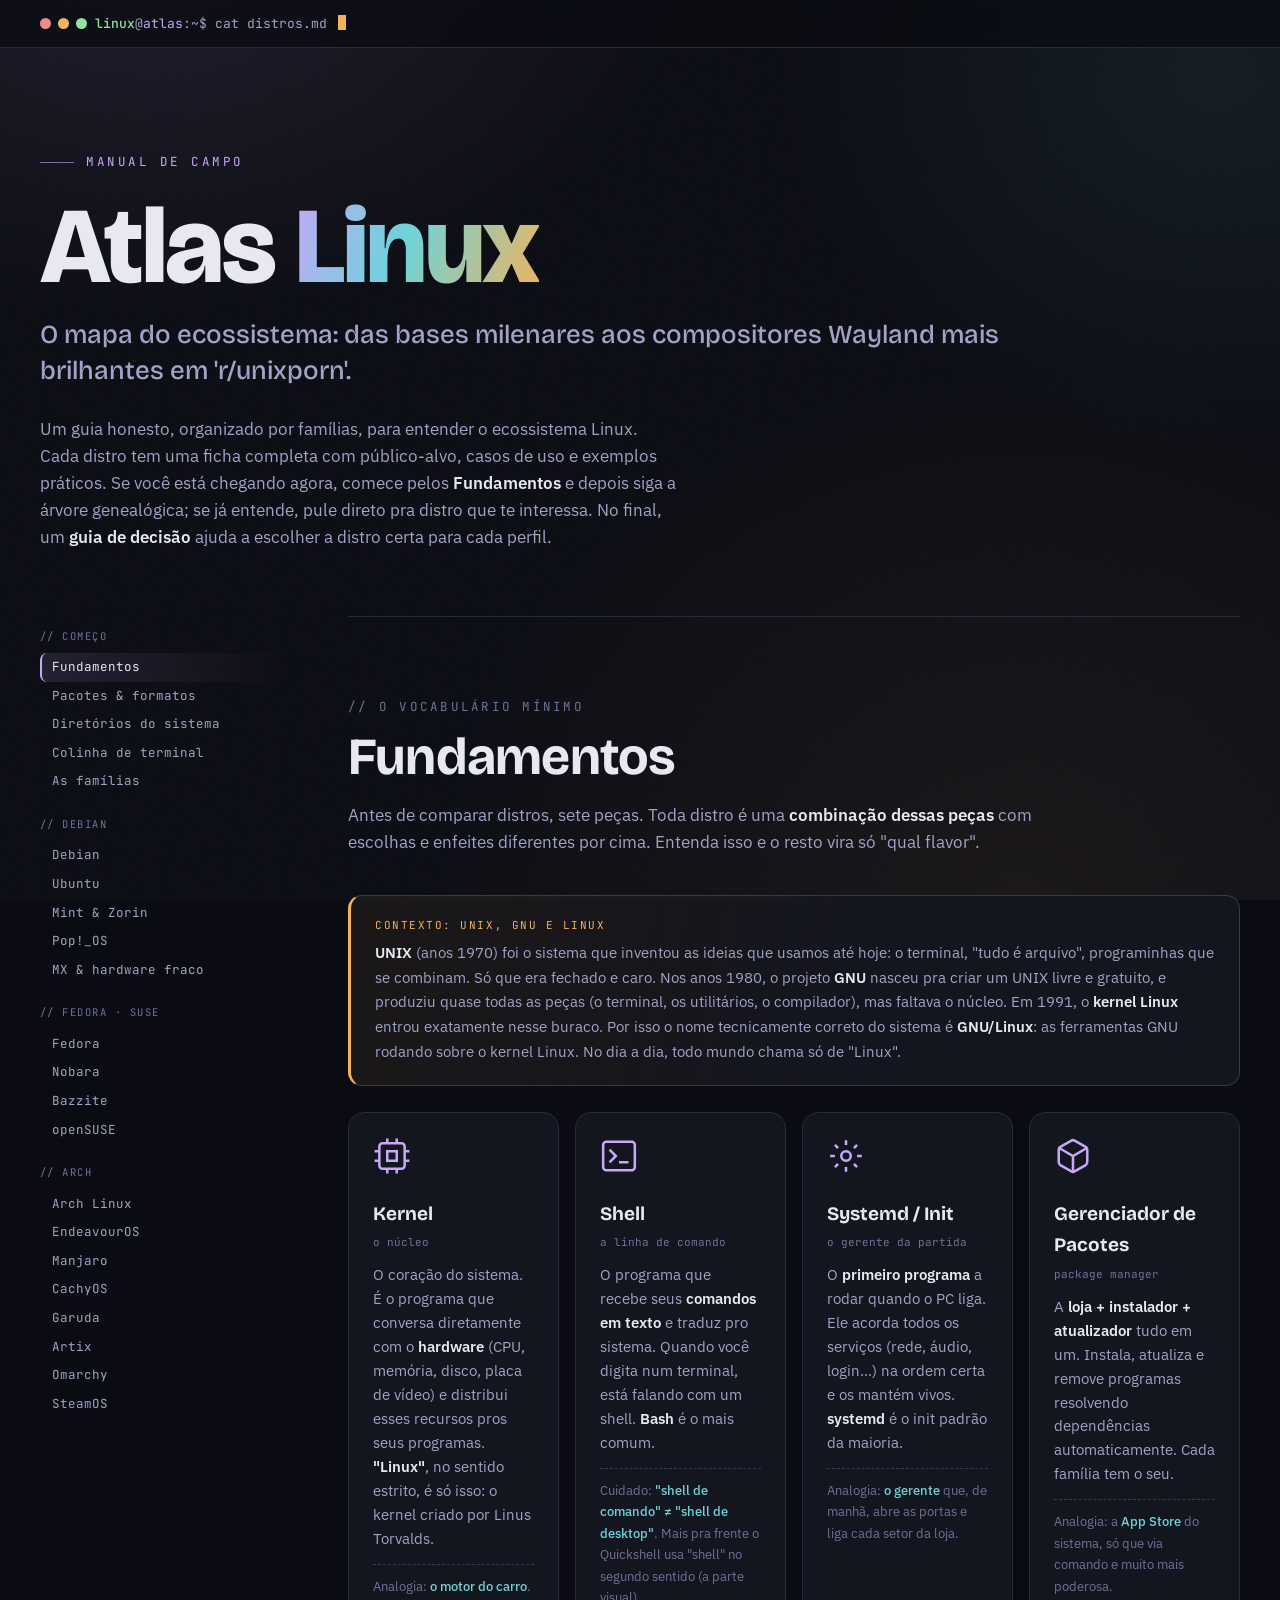
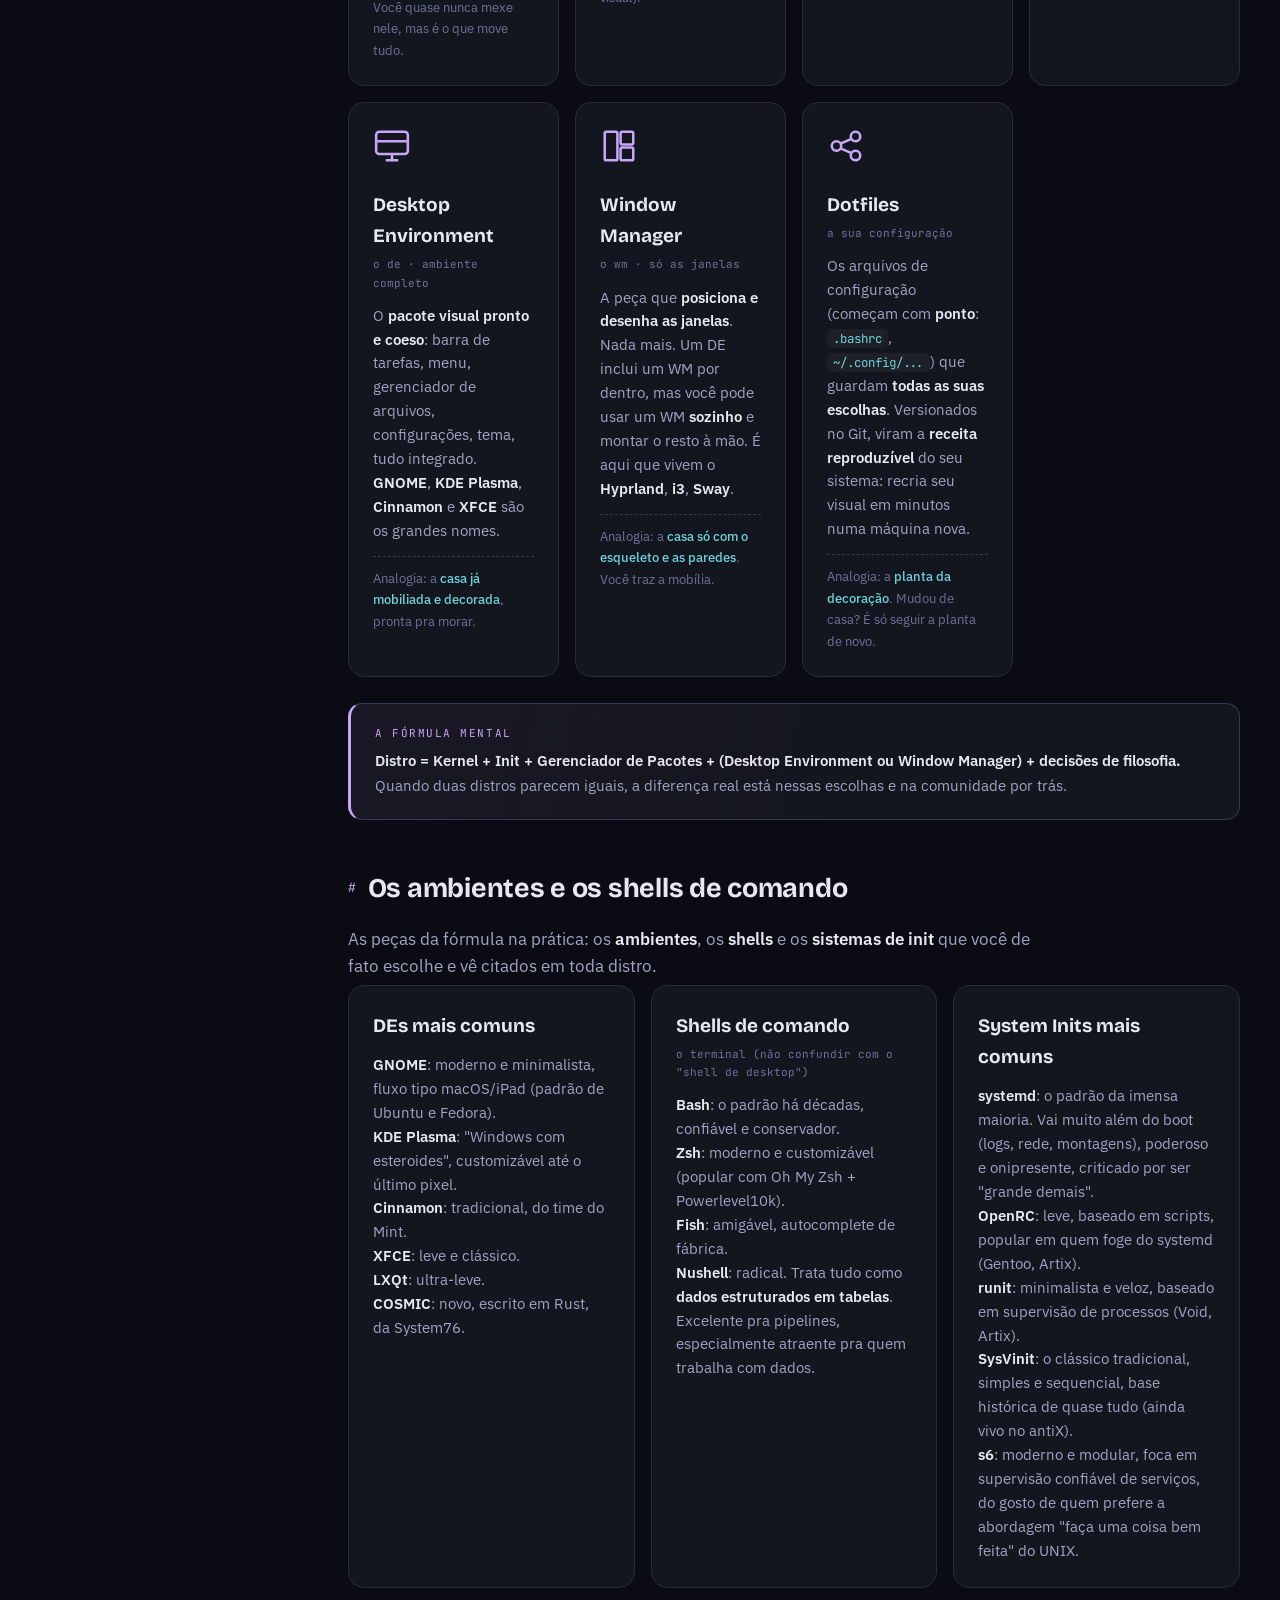
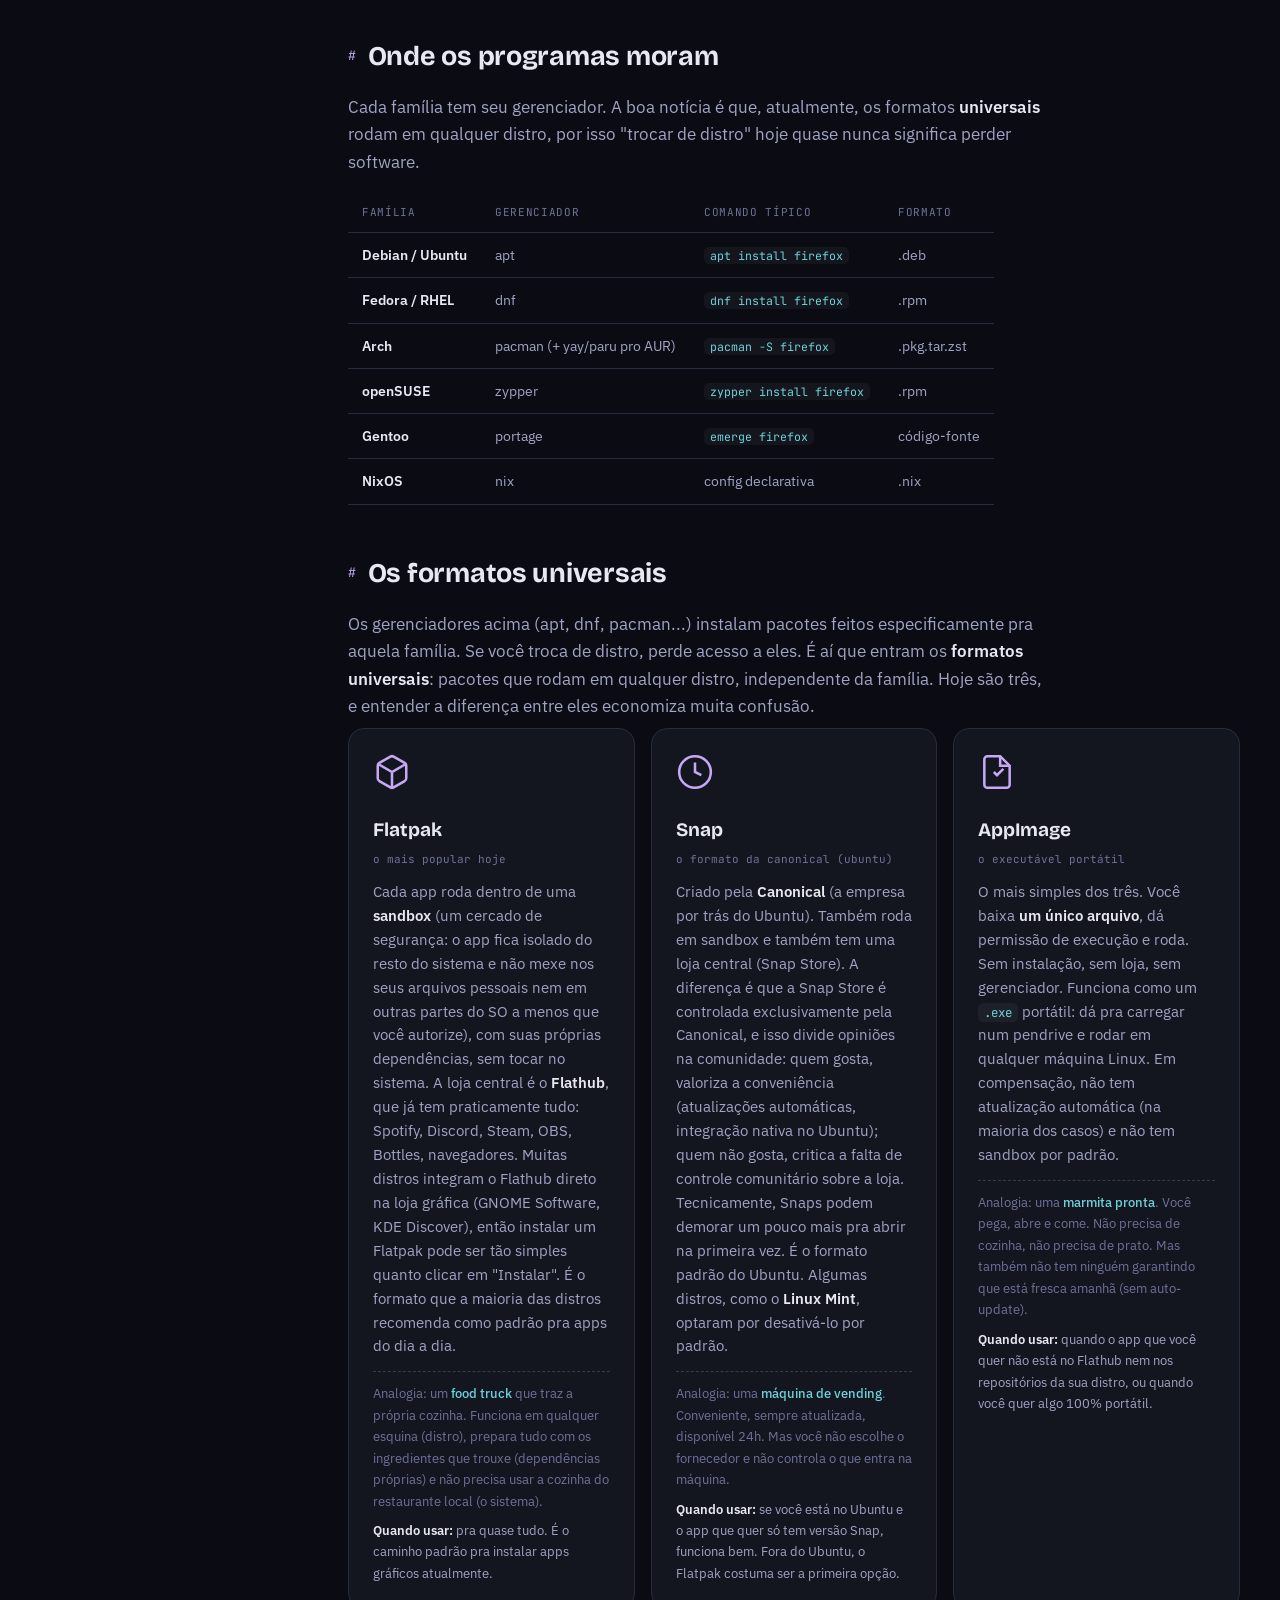
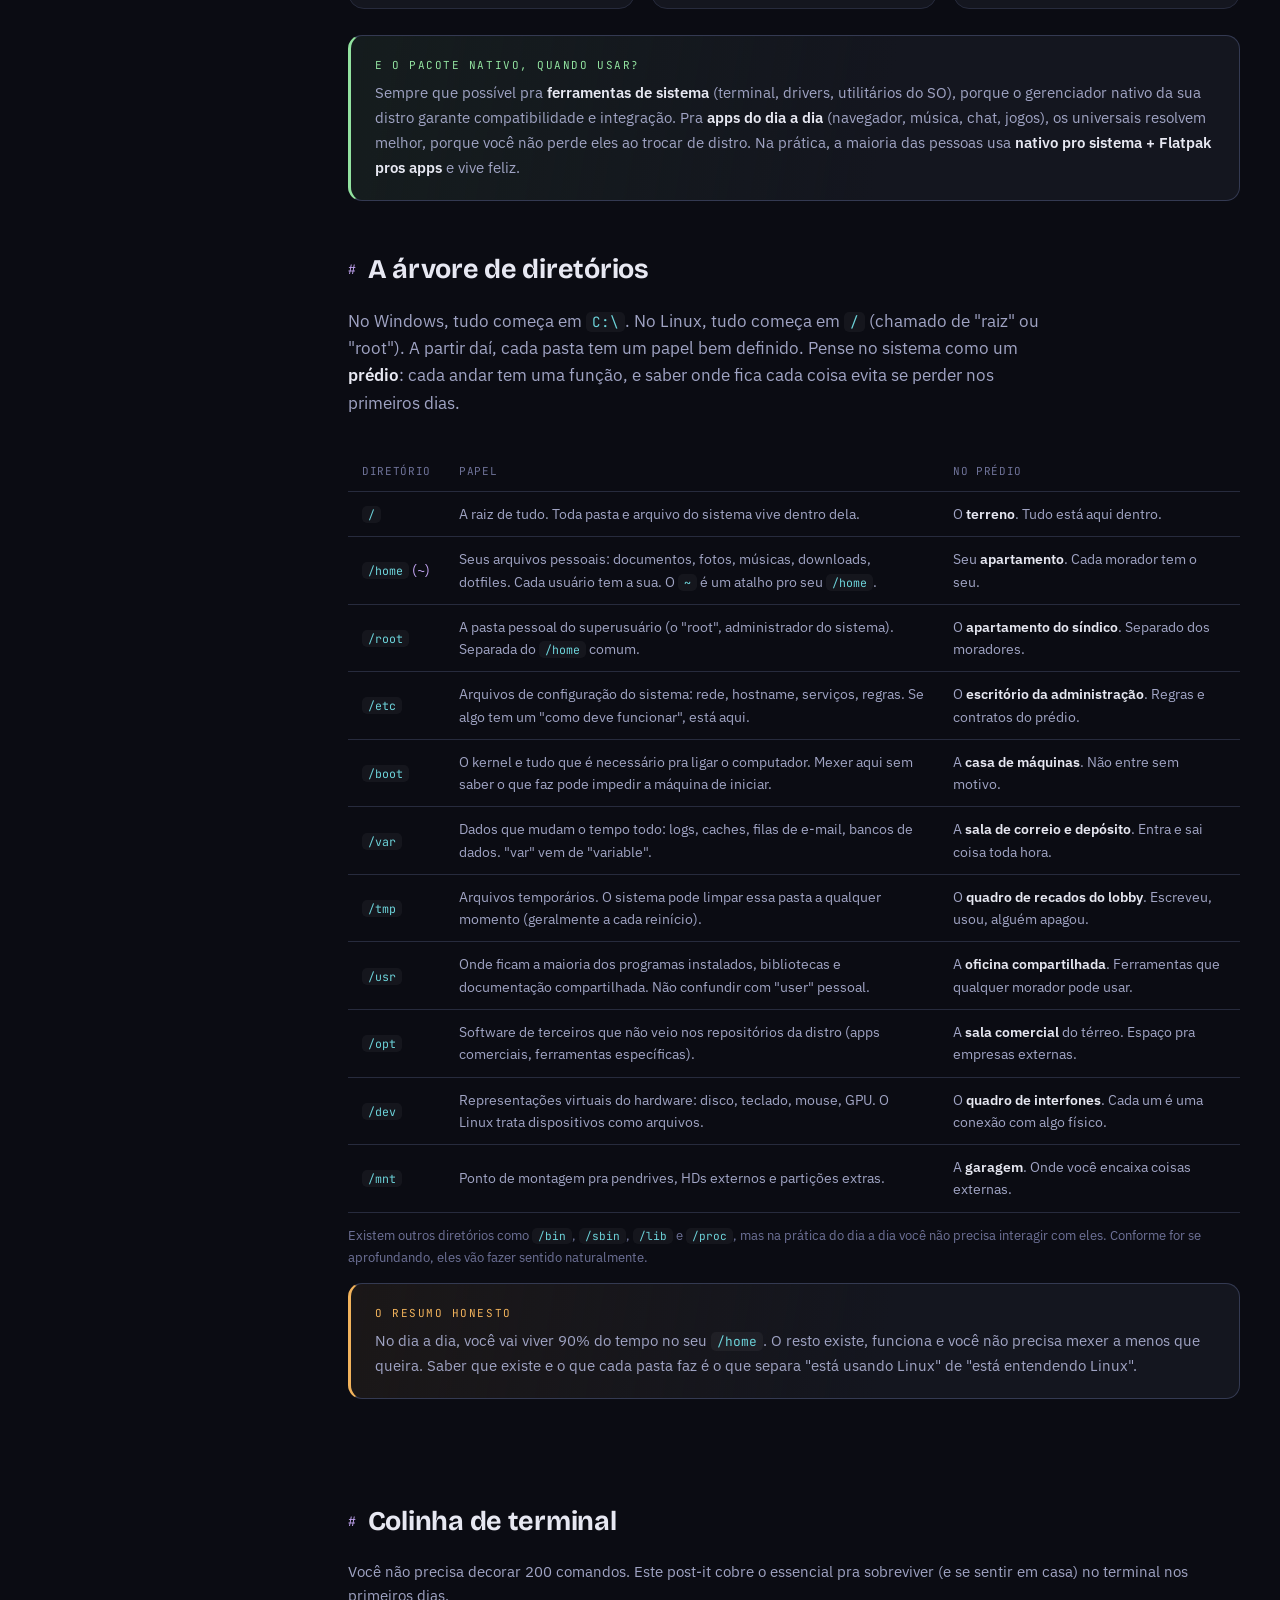
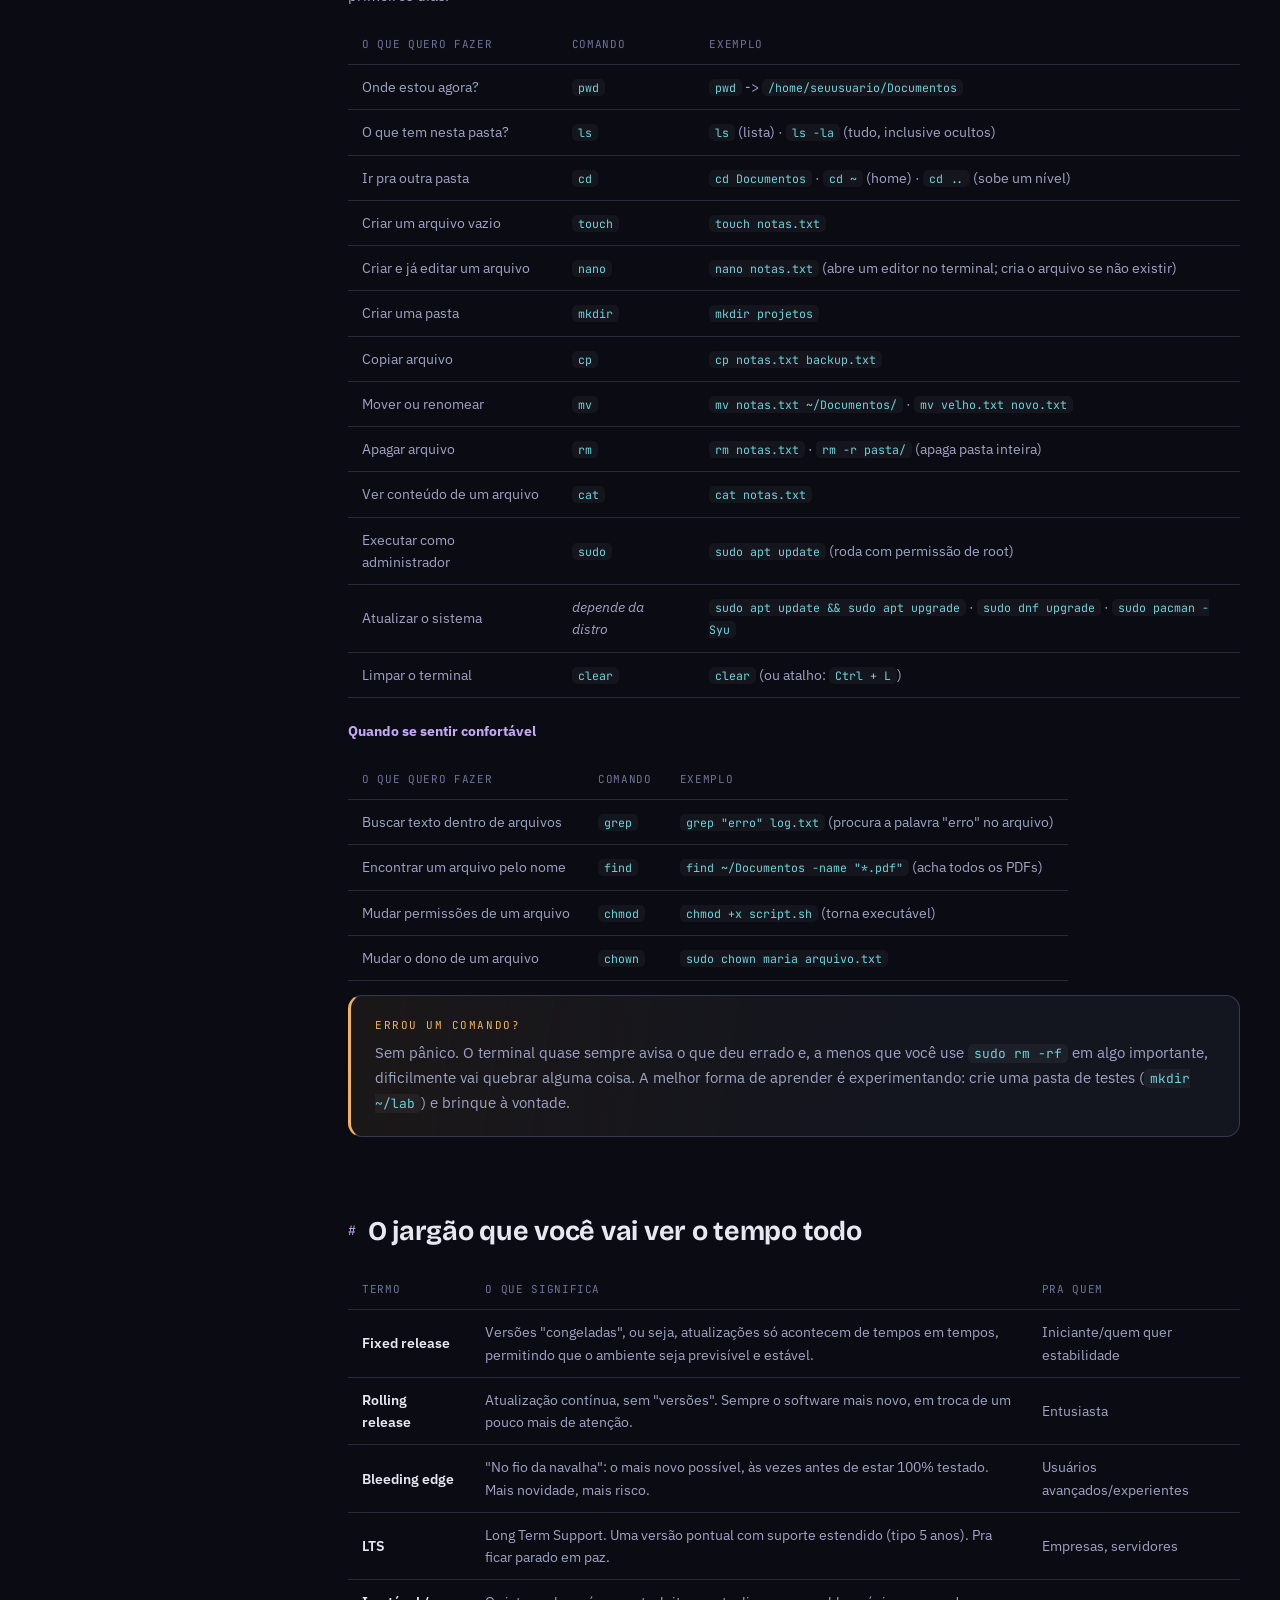
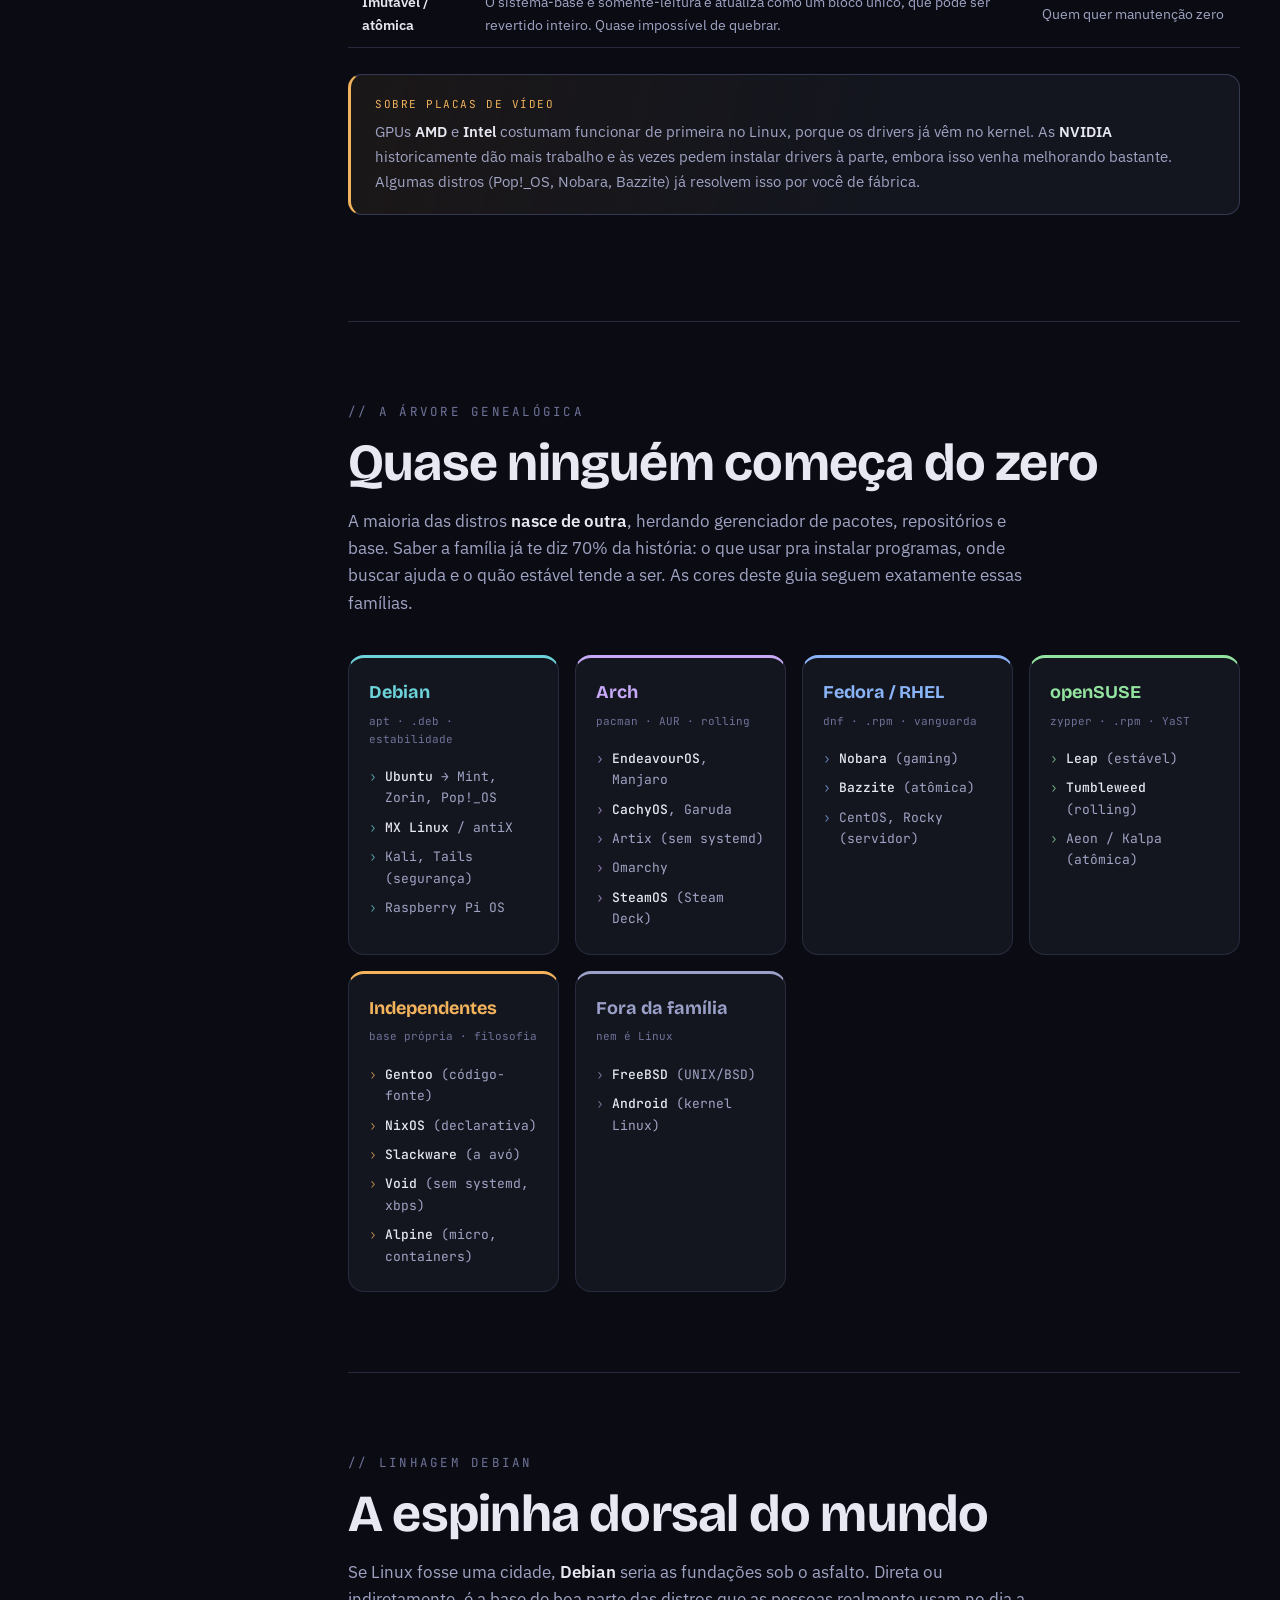
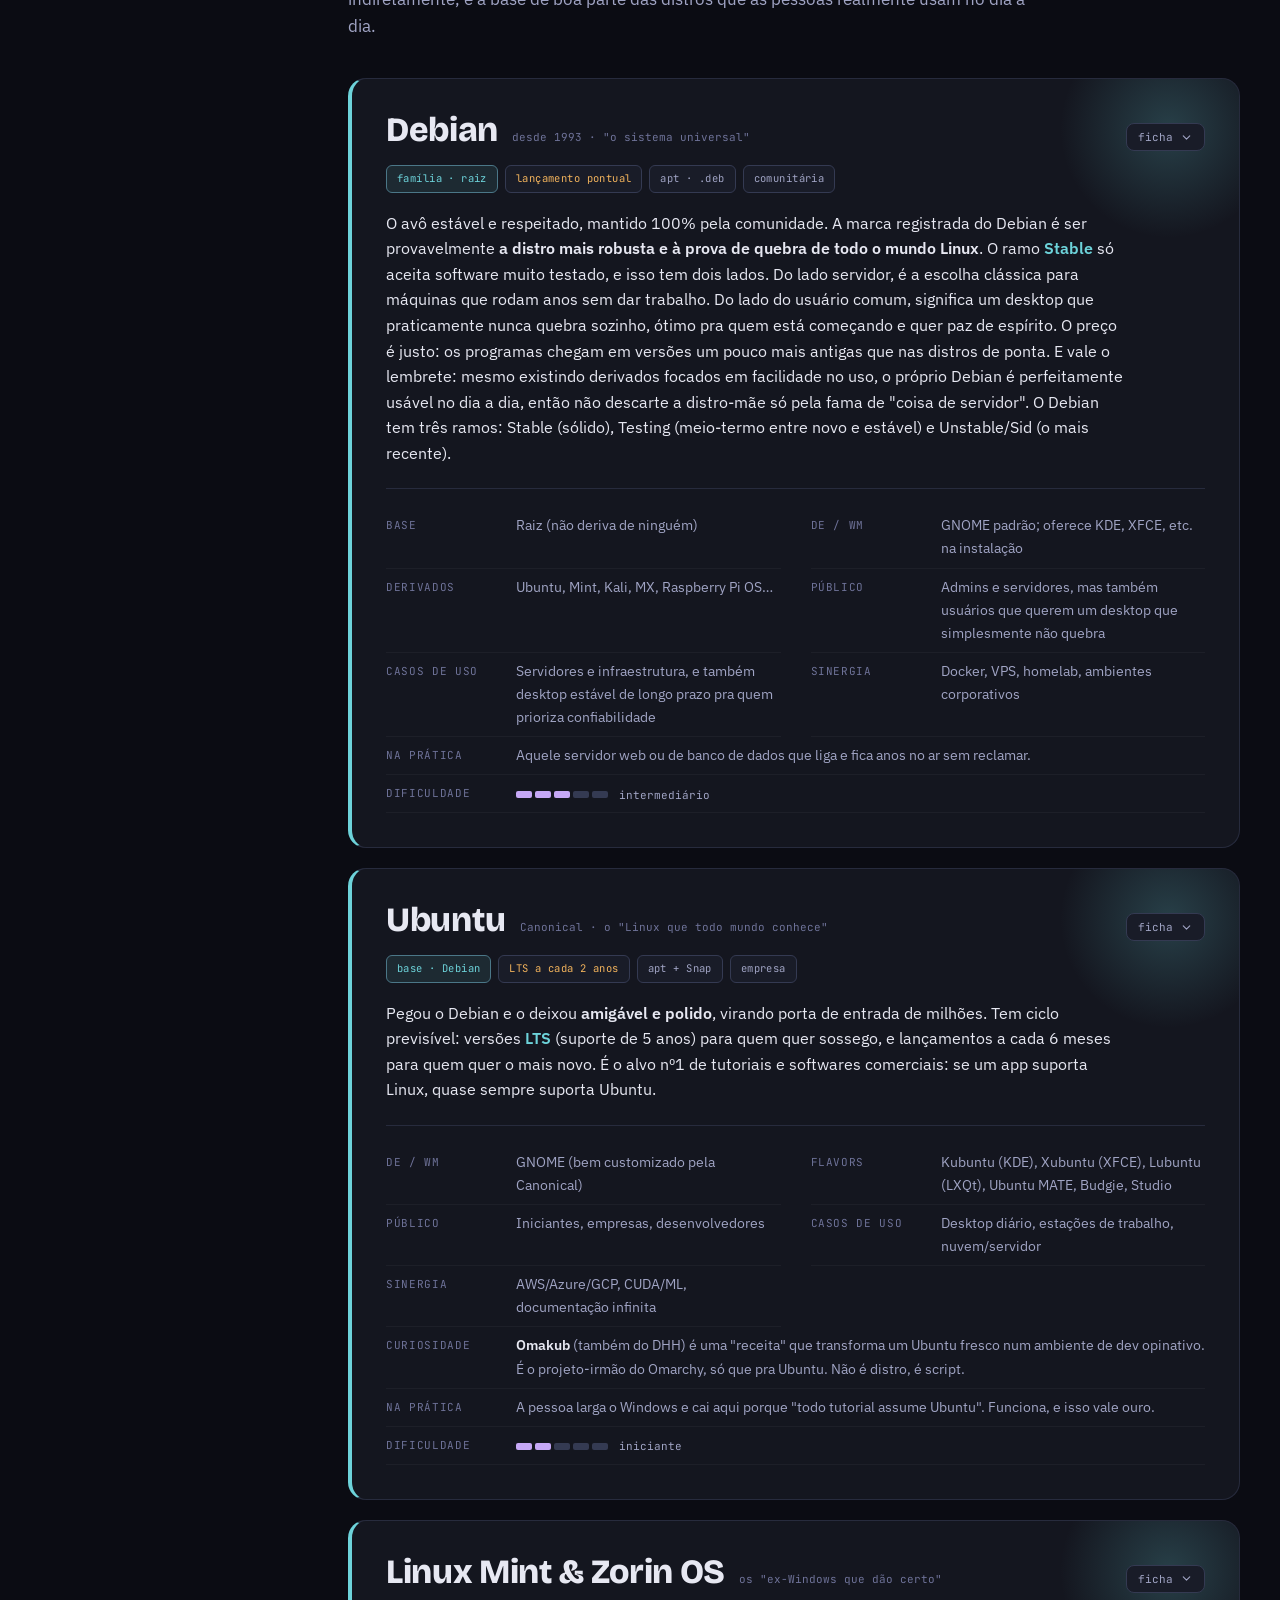
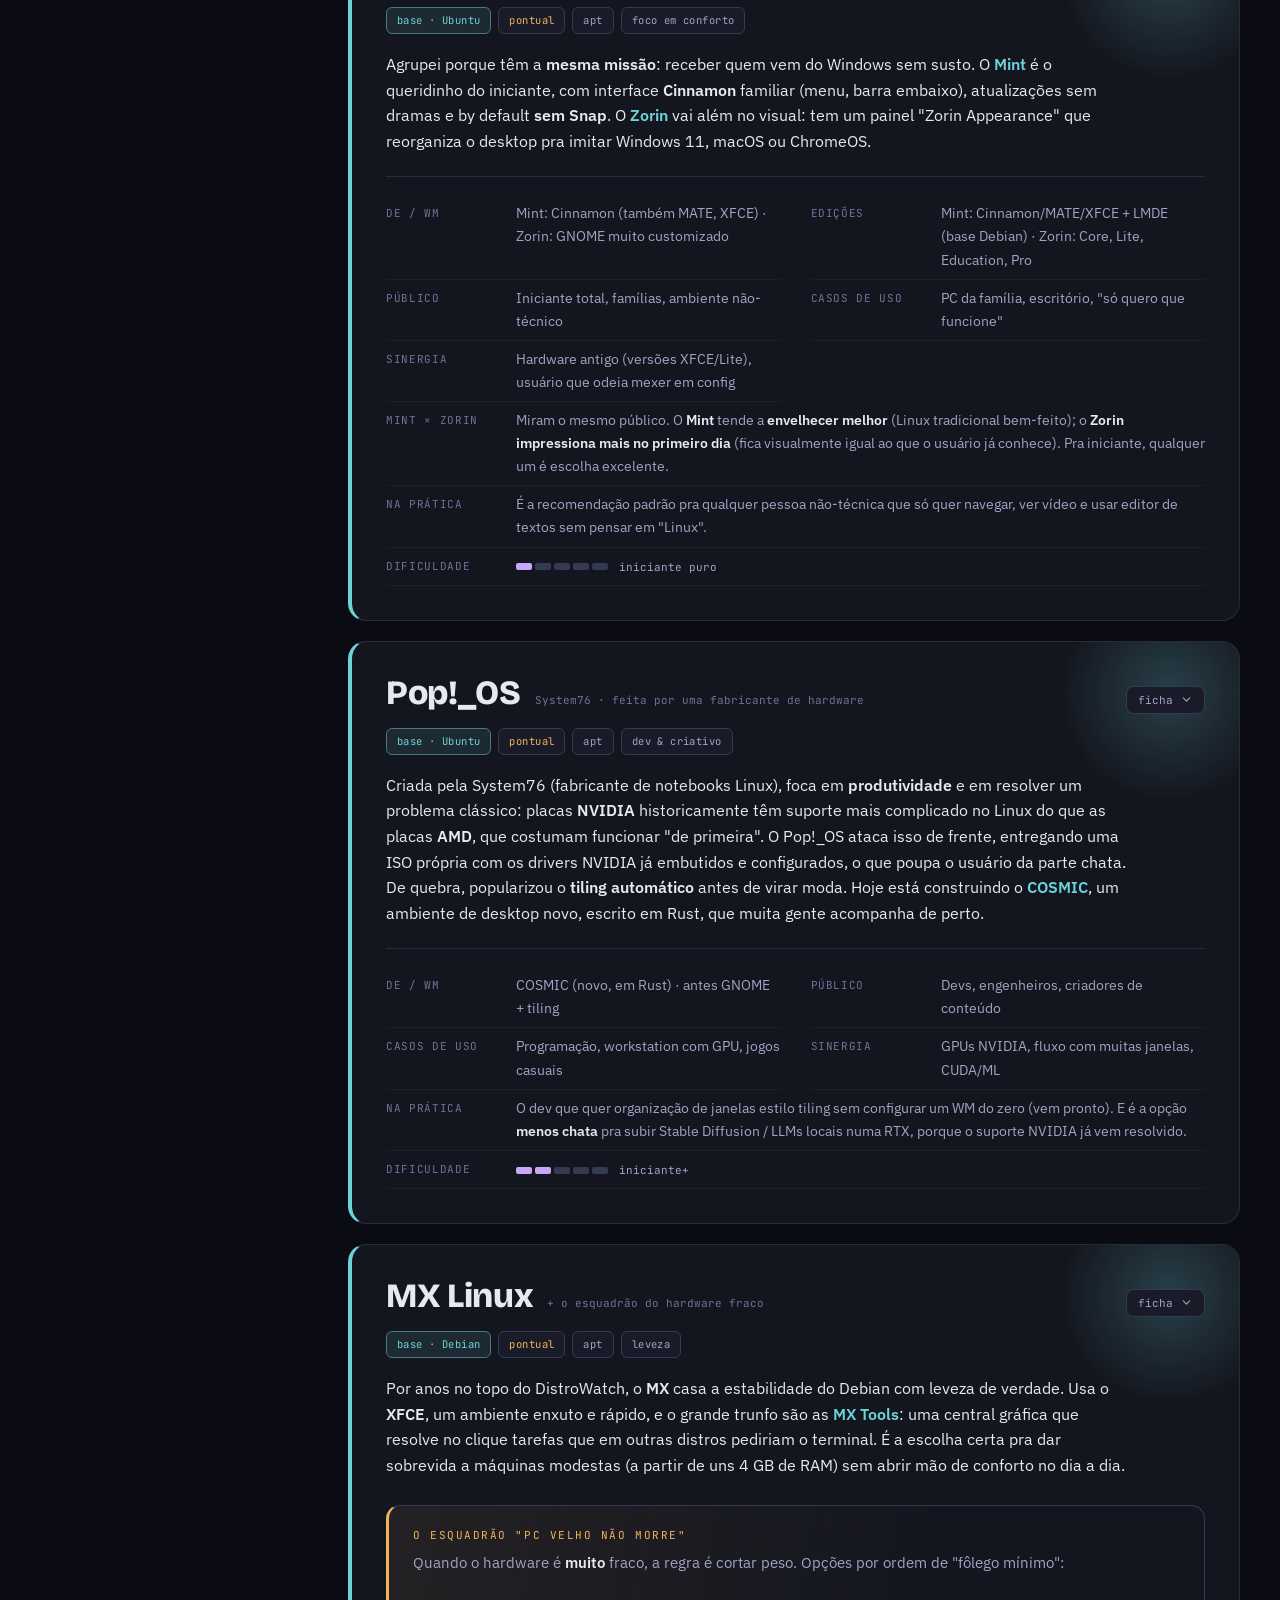
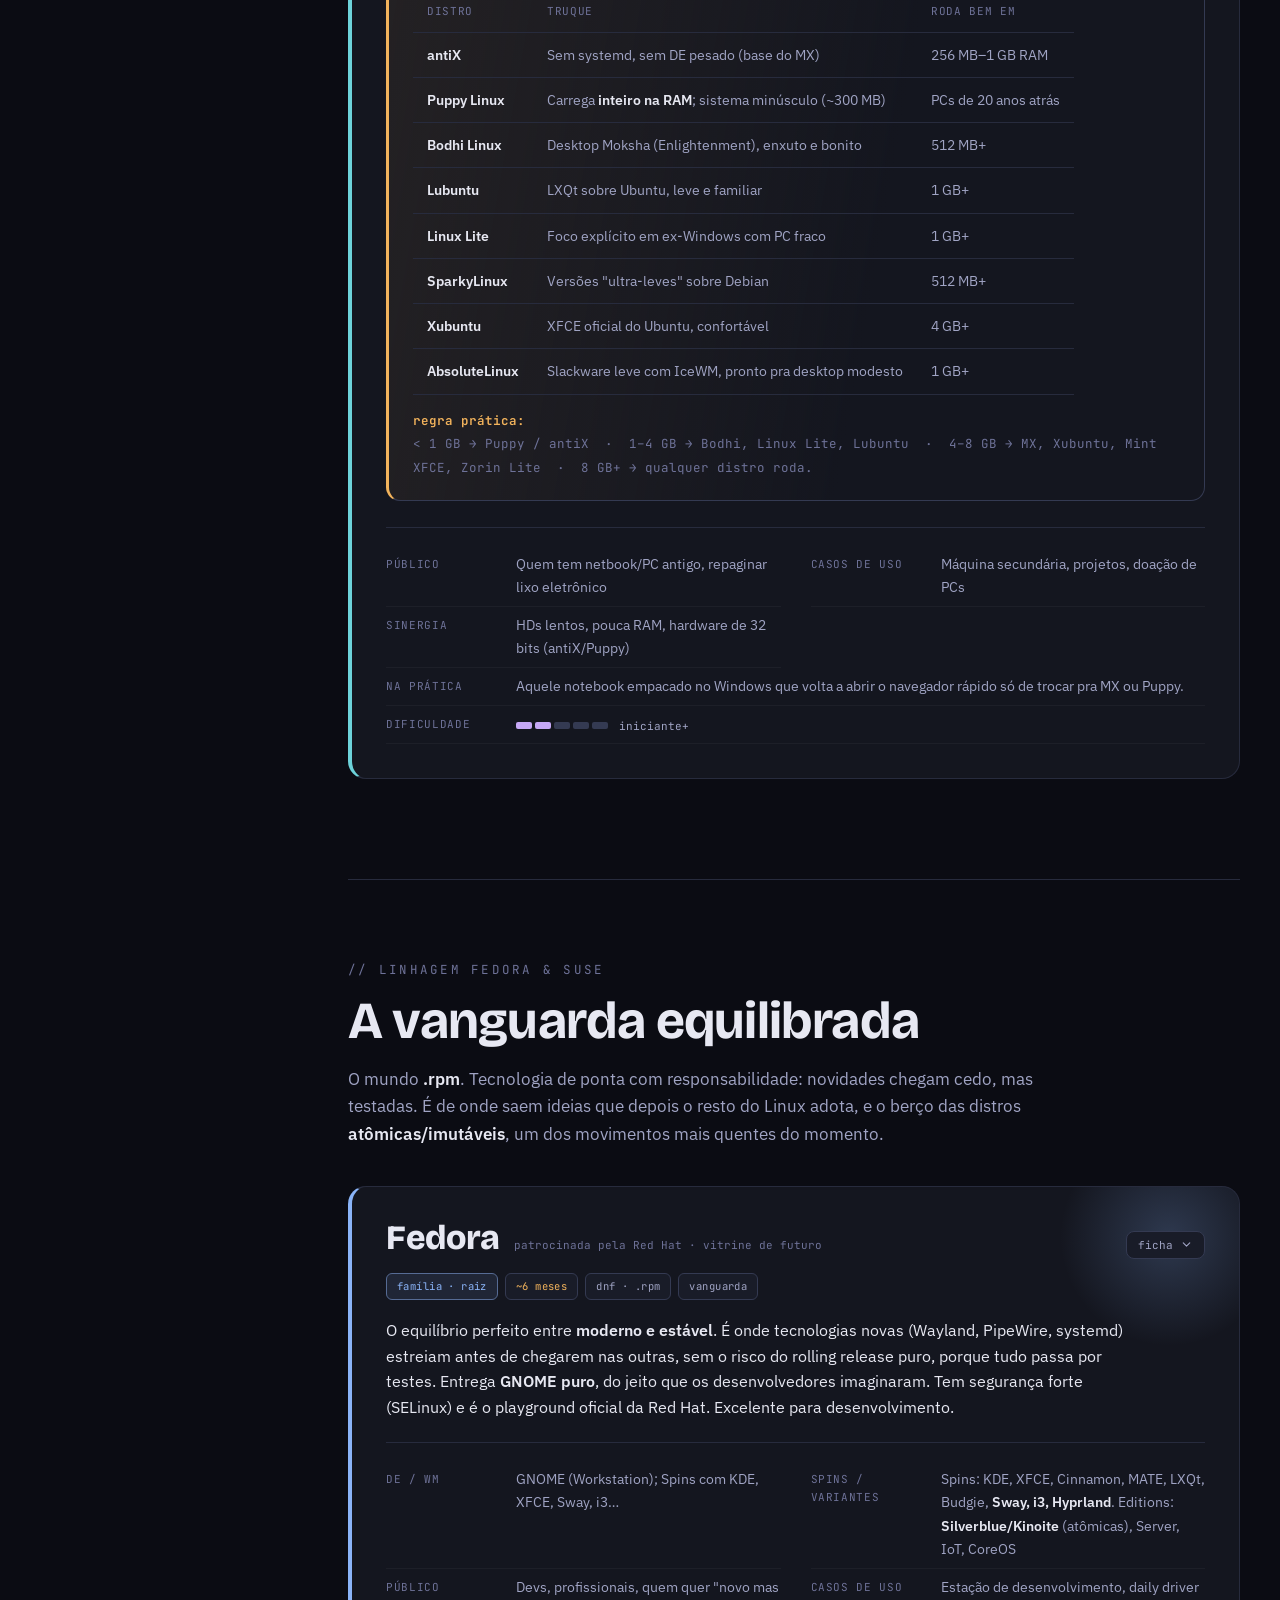
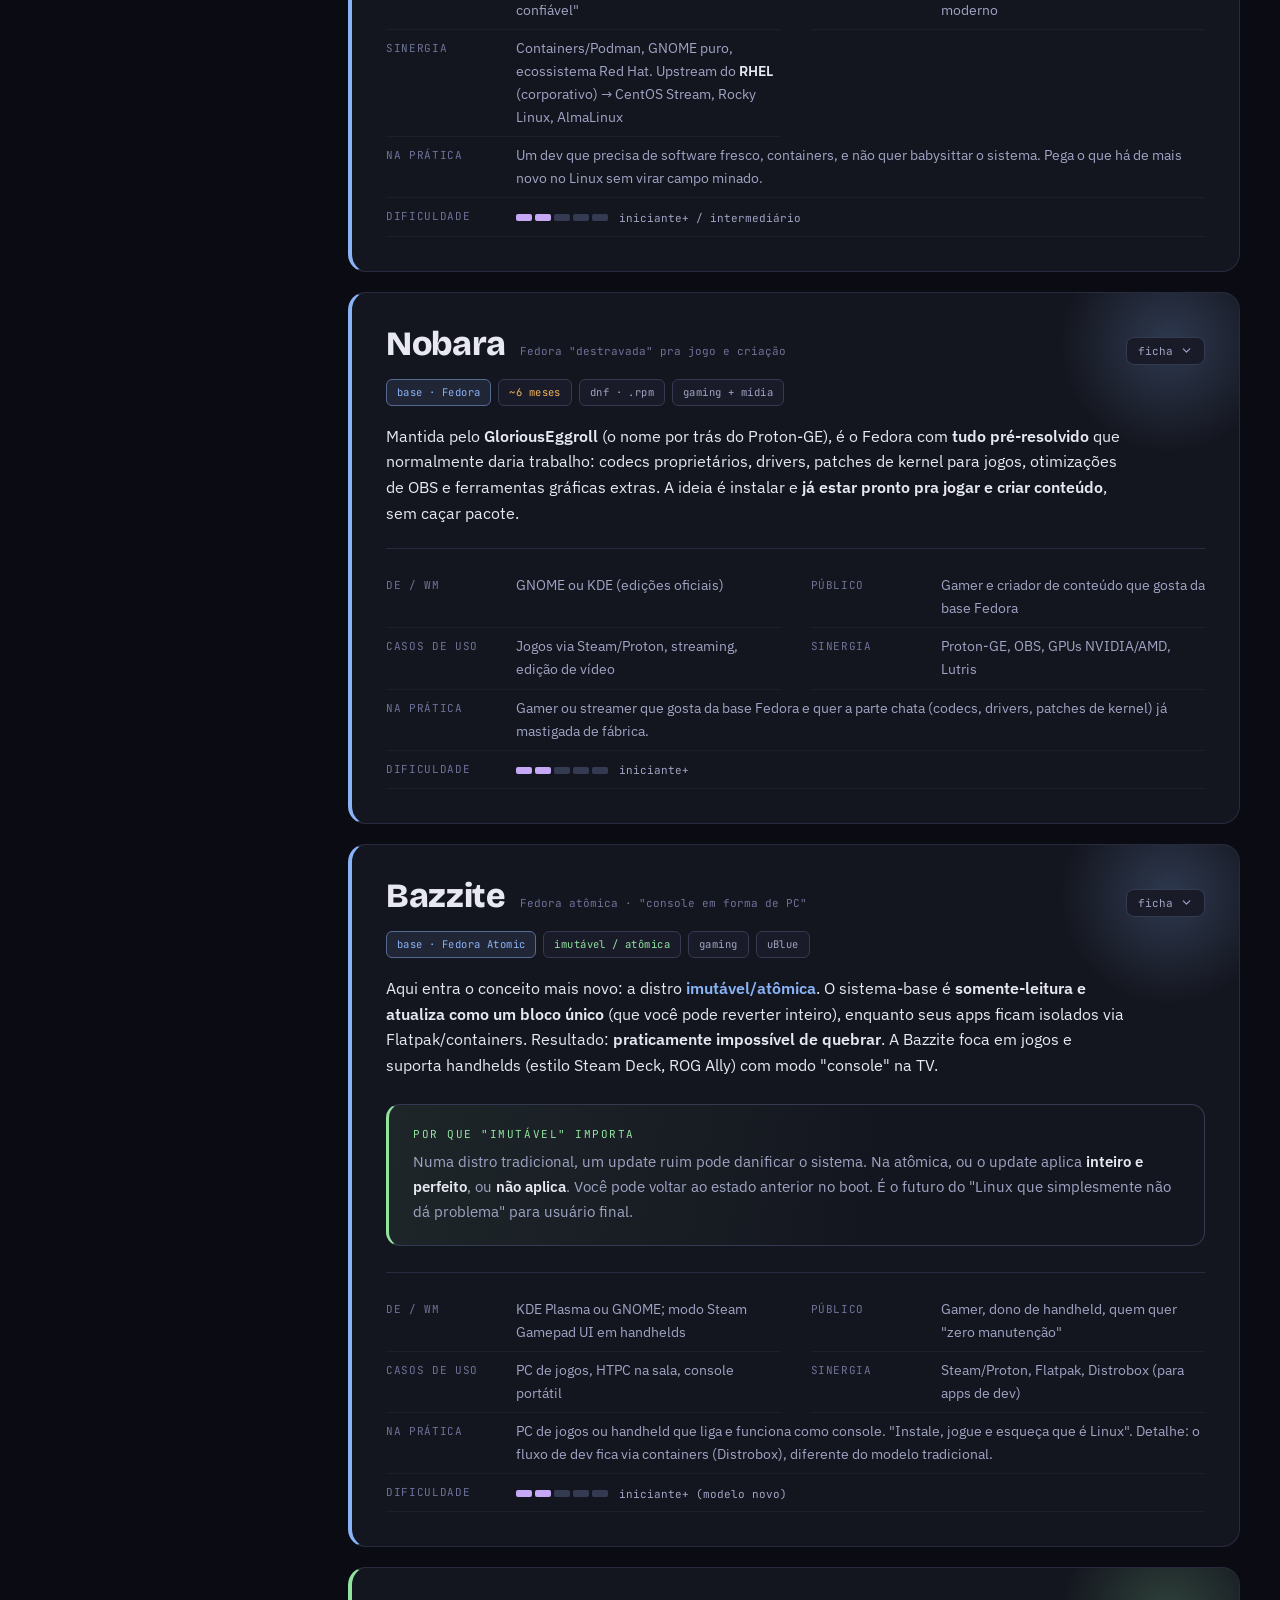
<file: index.html>
<!DOCTYPE html>
<html lang="pt-BR">
<head>
<meta charset="UTF-8">
<meta name="viewport" content="width=device-width, initial-scale=1.0">
<title>Atlas Linux · Guia de Campo das Distros</title>
<link rel="preconnect" href="https://fonts.googleapis.com">
<link rel="preconnect" href="https://fonts.gstatic.com" crossorigin>
<link href="https://fonts.googleapis.com/css2?family=Bricolage+Grotesque:opsz,wght@12..96,400..800&family=IBM+Plex+Sans:wght@400;500;600;700&family=JetBrains+Mono:wght@400;500;700&display=swap" rel="stylesheet">
<link rel="stylesheet" href="css/base.css">
<link rel="stylesheet" href="css/interactive.css">
</head>
<body>
<div class="bg-fx"></div><div class="bg-grid"></div><div class="bg-grain"></div>

<div class="topbar">
  <span class="dot"></span>
  <span class="prompt"><b>linux</b>@<span class="c">atlas</span>:~$ cat distros.md <span class="cur"></span></span>
</div>

<div class="wrap">
<header class="hero">
  <div class="eyebrow">manual de campo</div>
  <h1 class="title">Atlas <span class="grad">Linux</span></h1>
  <p class="subtitle">O mapa do ecossistema: das bases milenares aos compositores Wayland mais brilhantes em 'r/unixporn'.</p>
  <p class="lede">Um guia honesto, organizado por famílias, para entender o ecossistema Linux. Cada distro tem uma ficha completa com público-alvo, casos de uso e exemplos práticos. Se você está chegando agora, comece pelos <b>Fundamentos</b> e depois siga a árvore genealógica; se já entende, pule direto pra distro que te interessa. No final, um <b>guia de decisão</b> ajuda a escolher a distro certa para cada perfil.</p>
</header>
</div>

<div class="wrap"><div class="layout">

<nav class="toc">
  <div class="grp">// começo</div>
  <a href="#fundamentos">Fundamentos</a>
  <a href="#pacotes">Pacotes &amp; formatos</a>
  <a href="#diretorios">Diretórios do sistema</a>
  <a href="#terminal">Colinha de terminal</a>
  <a href="#familias">As famílias</a>
  <div class="grp">// debian</div>
  <a href="#debian">Debian</a>
  <a href="#ubuntu">Ubuntu</a>
  <a href="#mint-zorin">Mint &amp; Zorin</a>
  <a href="#pop">Pop!_OS</a>
  <a href="#leves">MX &amp; hardware fraco</a>
  <div class="grp">// fedora · suse</div>
  <a href="#fedora">Fedora</a>
  <a href="#nobara">Nobara</a>
  <a href="#bazzite">Bazzite</a>
  <a href="#opensuse">openSUSE</a>
  <div class="grp">// arch</div>
  <a href="#arch">Arch Linux</a>
  <a href="#endeavour">EndeavourOS</a>
  <a href="#manjaro">Manjaro</a>
  <a href="#cachyos">CachyOS</a>
  <a href="#garuda">Garuda</a>
  <a href="#artix">Artix</a>
  <a href="#omarchy">Omarchy</a>
  <a href="#steamos">SteamOS</a>
  <div class="grp">// segurança</div>
  <a href="#kali">Kali Linux</a>
  <a href="#tails">Tails</a>
  <div class="grp">// filosóficas</div>
  <a href="#gentoo">Gentoo</a>
  <a href="#nixos">NixOS</a>
  <a href="#slackware">Slackware</a>
  <a href="#void">Void</a>
  <a href="#alpine">Alpine</a>
  <div class="grp">// além do linux</div>
  <a href="#freebsd">FreeBSD</a>
  <a href="#android-pi">Android &amp; Raspberry Pi</a>
  <div class="grp">// camada visual</div>
  <a href="#wm">Window Managers</a>
  <a href="#quickshell">Shells (Quickshell)</a>
  <div class="grp">// decisão</div>
  <a href="#guia">Qual distro escolher?</a>
  <a href="#quiz">Quiz de decisão</a>
</nav>

<main>

<!-- ============ FUNDAMENTOS ============ -->
<section id="fundamentos" class="reveal">
  <div class="sec-head">
    <div class="sec-idx">// o vocabulário mínimo</div>
    <h2 class="sec-title">Fundamentos</h2>
    <p class="sec-intro">Antes de comparar distros, sete peças. Toda distro é uma <b>combinação dessas peças</b> com escolhas e enfeites diferentes por cima. Entenda isso e o resto vira só "qual flavor".</p>
  </div>

  <div class="callout">
    <span class="tag">contexto: UNIX, GNU e Linux</span>
    <b>UNIX</b> (anos 1970) foi o sistema que inventou as ideias que usamos até hoje: o terminal, "tudo é arquivo", programinhas que se combinam. Só que era fechado e caro. Nos anos 1980, o projeto <b>GNU</b> nasceu pra criar um UNIX livre e gratuito, e produziu quase todas as peças (o terminal, os utilitários, o compilador), mas faltava o núcleo. Em 1991, o <b>kernel Linux</b> entrou exatamente nesse buraco. Por isso o nome tecnicamente correto do sistema é <b>GNU/Linux</b>: as ferramentas GNU rodando sobre o kernel Linux. No dia a dia, todo mundo chama só de "Linux".
  </div>

  <div class="concepts c7">
    <div class="ccard">
      <svg class="ic" viewBox="0 0 24 24" fill="none" stroke="currentColor" stroke-width="1.6"><rect x="4" y="4" width="16" height="16" rx="2"/><rect x="9" y="9" width="6" height="6"/><path d="M9 1v3M15 1v3M9 20v3M15 20v3M1 9h3M1 15h3M20 9h3M20 15h3"/></svg>
      <h4>Kernel</h4>
      <div class="term">o núcleo</div>
      <p>O coração do sistema. É o programa que conversa diretamente com o <b>hardware</b> (CPU, memória, disco, placa de vídeo) e distribui esses recursos pros seus programas. <b>"Linux"</b>, no sentido estrito, é só isso: o kernel criado por Linus Torvalds.</p>
      <div class="ana">Analogia: <b>o motor do carro</b>. Você quase nunca mexe nele, mas é o que move tudo.</div>
    </div>

    <div class="ccard">
      <svg class="ic" viewBox="0 0 24 24" fill="none" stroke="currentColor" stroke-width="1.6"><rect x="2" y="3" width="20" height="18" rx="2"/><path d="M6 8l4 4-4 4M12 16h6"/></svg>
      <h4>Shell</h4>
      <div class="term">a linha de comando</div>
      <p>O programa que recebe seus <b>comandos em texto</b> e traduz pro sistema. Quando você digita num terminal, está falando com um shell. <b>Bash</b> é o mais comum.</p>
      <div class="ana">Cuidado: <b>"shell de comando" ≠ "shell de desktop"</b>. Mais pra frente o Quickshell usa "shell" no segundo sentido (a parte visual).</div>
    </div>

    <div class="ccard">
      <svg class="ic" viewBox="0 0 24 24" fill="none" stroke="currentColor" stroke-width="1.6"><circle cx="12" cy="12" r="3"/><path d="M12 2v3M12 19v3M2 12h3M19 12h3M5 5l2 2M17 17l2 2M5 19l2-2M17 7l2-2"/></svg>
      <h4>Systemd / Init</h4>
      <div class="term">o gerente da partida</div>
      <p>O <b>primeiro programa</b> a rodar quando o PC liga. Ele acorda todos os serviços (rede, áudio, login...) na ordem certa e os mantém vivos. <b>systemd</b> é o init padrão da maioria.</p>
      <div class="ana">Analogia: <b>o gerente</b> que, de manhã, abre as portas e liga cada setor da loja.</div>
    </div>

    <div class="ccard">
      <svg class="ic" viewBox="0 0 24 24" fill="none" stroke="currentColor" stroke-width="1.6"><path d="M21 16V8a2 2 0 0 0-1-1.73l-7-4a2 2 0 0 0-2 0l-7 4A2 2 0 0 0 3 8v8a2 2 0 0 0 1 1.73l7 4a2 2 0 0 0 2 0l7-4A2 2 0 0 0 21 16z"/><path d="M3.27 6.96 12 12l8.73-5.04M12 22V12"/></svg>
      <h4>Gerenciador de Pacotes</h4>
      <div class="term">package manager</div>
      <p>A <b>loja + instalador + atualizador</b> tudo em um. Instala, atualiza e remove programas resolvendo dependências automaticamente. Cada família tem o seu.</p>
      <div class="ana">Analogia: a <b>App Store</b> do sistema, só que via comando e muito mais poderosa.</div>
    </div>

    <div class="ccard">
      <svg class="ic" viewBox="0 0 24 24" fill="none" stroke="currentColor" stroke-width="1.6"><rect x="2" y="3" width="20" height="14" rx="2"/><path d="M8 21h8M12 17v4M2 9h20"/></svg>
      <h4>Desktop Environment</h4>
      <div class="term">o DE · ambiente completo</div>
      <p>O <b>pacote visual pronto e coeso</b>: barra de tarefas, menu, gerenciador de arquivos, configurações, tema, tudo integrado. <b>GNOME</b>, <b>KDE Plasma</b>, <b>Cinnamon</b> e <b>XFCE</b> são os grandes nomes.</p>
      <div class="ana">Analogia: a <b>casa já mobiliada e decorada</b>, pronta pra morar.</div>
    </div>

    <div class="ccard">
      <svg class="ic" viewBox="0 0 24 24" fill="none" stroke="currentColor" stroke-width="1.6"><rect x="3" y="3" width="8" height="18" rx="1"/><rect x="13" y="3" width="8" height="8" rx="1"/><rect x="13" y="13" width="8" height="8" rx="1"/></svg>
      <h4>Window Manager</h4>
      <div class="term">o WM · só as janelas</div>
      <p>A peça que <b>posiciona e desenha as janelas</b>. Nada mais. Um DE inclui um WM por dentro, mas você pode usar um WM <b>sozinho</b> e montar o resto à mão. É aqui que vivem o <b>Hyprland</b>, <b>i3</b>, <b>Sway</b>.</p>
      <div class="ana">Analogia: a <b>casa só com o esqueleto e as paredes</b>. Você traz a mobília.</div>
    </div>

    <div class="ccard">
      <svg class="ic" viewBox="0 0 24 24" fill="none" stroke="currentColor" stroke-width="1.6"><circle cx="18" cy="6" r="3"/><circle cx="6" cy="12" r="3"/><circle cx="18" cy="18" r="3"/><path d="M15.5 7.5l-7 3M15.5 16.5l-7-3"/></svg>
      <h4>Dotfiles</h4>
      <div class="term">a sua configuração</div>
      <p>Os arquivos de configuração (começam com <b>ponto</b>: <code>.bashrc</code>, <code>~/.config/...</code>) que guardam <b>todas as suas escolhas</b>. Versionados no Git, viram a <b>receita reproduzível</b> do seu sistema: recria seu visual em minutos numa máquina nova.</p>
      <div class="ana">Analogia: a <b>planta da decoração</b>. Mudou de casa? É só seguir a planta de novo.</div>
    </div>
  </div>

  <div class="callout lav">
    <span class="tag">a fórmula mental</span>
    <b>Distro = Kernel + Init + Gerenciador de Pacotes + (Desktop Environment ou Window Manager) + decisões de filosofia.</b> Quando duas distros parecem iguais, a diferença real está nessas escolhas e na comunidade por trás.
  </div>

  <h3 class="subhead"><span class="mk">#</span> Os ambientes e os shells de comando</h3>
  <p class="sec-intro" style="margin-top:0">As peças da fórmula na prática: os <b>ambientes</b>, os <b>shells</b> e os <b>sistemas de init</b> que você de fato escolhe e vê citados em toda distro.</p>
  <div class="concepts" style="margin-top:4px">
    <div class="ccard">
      <h4 style="margin-bottom:12px">DEs mais comuns</h4>
      <p><b>GNOME</b>: moderno e minimalista, fluxo tipo macOS/iPad (padrão de Ubuntu e Fedora).<br><b>KDE Plasma</b>: "Windows com esteroides", customizável até o último pixel.<br><b>Cinnamon</b>: tradicional, do time do Mint.<br><b>XFCE</b>: leve e clássico.<br><b>LXQt</b>: ultra-leve.<br><b>COSMIC</b>: novo, escrito em Rust, da System76.</p>
    </div>
    <div class="ccard">
      <h4 style="margin-bottom:4px">Shells de comando</h4>
      <div class="term">o terminal (não confundir com o "shell de desktop")</div>
      <p><b>Bash</b>: o padrão há décadas, confiável e conservador.<br><b>Zsh</b>: moderno e customizável (popular com Oh My Zsh + Powerlevel10k).<br><b>Fish</b>: amigável, autocomplete de fábrica.<br><b>Nushell</b>: radical. Trata tudo como <b>dados estruturados em tabelas</b>. Excelente pra pipelines, especialmente atraente pra quem trabalha com dados.</p>
    </div>
    <div class="ccard">
      <h4 style="margin-bottom:12px">System Inits mais comuns</h4>
      <p><b>systemd</b>: o padrão da imensa maioria. Vai muito além do boot (logs, rede, montagens), poderoso e onipresente, criticado por ser "grande demais".<br><b>OpenRC</b>: leve, baseado em scripts, popular em quem foge do systemd (Gentoo, Artix).<br><b>runit</b>: minimalista e veloz, baseado em supervisão de processos (Void, Artix).<br><b>SysVinit</b>: o clássico tradicional, simples e sequencial, base histórica de quase tudo (ainda vivo no antiX).<br><b>s6</b>: moderno e modular, foca em supervisão confiável de serviços, do gosto de quem prefere a abordagem "faça uma coisa bem feita" do UNIX.</p>
    </div>
  </div>

  <h3 class="subhead"><span class="mk">#</span> Onde os programas moram</h3>
  <p class="sec-intro" style="margin-top:0">Cada família tem seu gerenciador. A boa notícia é que, atualmente, os formatos <b>universais</b> rodam em qualquer distro, por isso "trocar de distro" hoje quase nunca significa perder software.</p>
  <table class="cmp">
    <tr><th>Família</th><th>Gerenciador</th><th>Comando típico</th><th>Formato</th></tr>
    <tr><td><b>Debian / Ubuntu</b></td><td>apt</td><td><code>apt install firefox</code></td><td>.deb</td></tr>
    <tr><td><b>Fedora / RHEL</b></td><td>dnf</td><td><code>dnf install firefox</code></td><td>.rpm</td></tr>
    <tr><td><b>Arch</b></td><td>pacman (+ yay/paru pro AUR)</td><td><code>pacman -S firefox</code></td><td>.pkg.tar.zst</td></tr>
    <tr><td><b>openSUSE</b></td><td>zypper</td><td><code>zypper install firefox</code></td><td>.rpm</td></tr>
    <tr><td><b>Gentoo</b></td><td>portage</td><td><code>emerge firefox</code></td><td>código-fonte</td></tr>
    <tr><td><b>NixOS</b></td><td>nix</td><td>config declarativa</td><td>.nix</td></tr>
  </table>

  <h3 class="subhead" id="pacotes"><span class="mk">#</span> Os formatos universais</h3>
  <p class="sec-intro" style="margin-top:0">Os gerenciadores acima (apt, dnf, pacman...) instalam pacotes feitos especificamente pra aquela família. Se você troca de distro, perde acesso a eles. É aí que entram os <b>formatos universais</b>: pacotes que rodam em qualquer distro, independente da família. Hoje são três, e entender a diferença entre eles economiza muita confusão.</p>

  <div class="concepts">
    <div class="ccard">
      <svg class="ic" viewBox="0 0 24 24" fill="none" stroke="currentColor" stroke-width="1.6"><path d="M21 16V8a2 2 0 0 0-1-1.73l-7-4a2 2 0 0 0-2 0l-7 4A2 2 0 0 0 3 8v8a2 2 0 0 0 1 1.73l7 4a2 2 0 0 0 2 0l7-4A2 2 0 0 0 21 16z"/><path d="M3.27 6.96 12 12l8.73-5.04M12 22V12"/></svg>
      <h4>Flatpak</h4>
      <div class="term">o mais popular hoje</div>
      <p>Cada app roda dentro de uma <b>sandbox</b> (um cercado de segurança: o app fica isolado do resto do sistema e não mexe nos seus arquivos pessoais nem em outras partes do SO a menos que você autorize), com suas próprias dependências, sem tocar no sistema. A loja central é o <b>Flathub</b>, que já tem praticamente tudo: Spotify, Discord, Steam, OBS, Bottles, navegadores. Muitas distros integram o Flathub direto na loja gráfica (GNOME Software, KDE Discover), então instalar um Flatpak pode ser tão simples quanto clicar em "Instalar". É o formato que a maioria das distros recomenda como padrão pra apps do dia a dia.</p>
      <div class="ana">Analogia: um <b>food truck</b> que traz a própria cozinha. Funciona em qualquer esquina (distro), prepara tudo com os ingredientes que trouxe (dependências próprias) e não precisa usar a cozinha do restaurante local (o sistema).</div>
      <p style="margin-top:8px;font-size:13px;color:var(--muted)"><b>Quando usar:</b> pra quase tudo. É o caminho padrão pra instalar apps gráficos atualmente.</p>
    </div>

    <div class="ccard">
      <svg class="ic" viewBox="0 0 24 24" fill="none" stroke="currentColor" stroke-width="1.6"><circle cx="12" cy="12" r="10"/><path d="M12 6v6l4 2"/></svg>
      <h4>Snap</h4>
      <div class="term">o formato da Canonical (Ubuntu)</div>
      <p>Criado pela <b>Canonical</b> (a empresa por trás do Ubuntu). Também roda em sandbox e também tem uma loja central (Snap Store). A diferença é que a Snap Store é controlada exclusivamente pela Canonical, e isso divide opiniões na comunidade: quem gosta, valoriza a conveniência (atualizações automáticas, integração nativa no Ubuntu); quem não gosta, critica a falta de controle comunitário sobre a loja. Tecnicamente, Snaps podem demorar um pouco mais pra abrir na primeira vez. É o formato padrão do Ubuntu. Algumas distros, como o <b>Linux Mint</b>, optaram por desativá-lo por padrão.</p>
      <div class="ana">Analogia: uma <b>máquina de vending</b>. Conveniente, sempre atualizada, disponível 24h. Mas você não escolhe o fornecedor e não controla o que entra na máquina.</div>
      <p style="margin-top:8px;font-size:13px;color:var(--muted)"><b>Quando usar:</b> se você está no Ubuntu e o app que quer só tem versão Snap, funciona bem. Fora do Ubuntu, o Flatpak costuma ser a primeira opção.</p>
    </div>

    <div class="ccard">
      <svg class="ic" viewBox="0 0 24 24" fill="none" stroke="currentColor" stroke-width="1.6"><path d="M14 2H6a2 2 0 0 0-2 2v16a2 2 0 0 0 2 2h12a2 2 0 0 0 2-2V8z"/><polyline points="14 2 14 8 20 8"/><path d="M10 12l2 2 4-4"/></svg>
      <h4>AppImage</h4>
      <div class="term">o executável portátil</div>
      <p>O mais simples dos três. Você baixa <b>um único arquivo</b>, dá permissão de execução e roda. Sem instalação, sem loja, sem gerenciador. Funciona como um <code>.exe</code> portátil: dá pra carregar num pendrive e rodar em qualquer máquina Linux. Em compensação, não tem atualização automática (na maioria dos casos) e não tem sandbox por padrão.</p>
      <div class="ana">Analogia: uma <b>marmita pronta</b>. Você pega, abre e come. Não precisa de cozinha, não precisa de prato. Mas também não tem ninguém garantindo que está fresca amanhã (sem auto-update).</div>
      <p style="margin-top:8px;font-size:13px;color:var(--muted)"><b>Quando usar:</b> quando o app que você quer não está no Flathub nem nos repositórios da sua distro, ou quando você quer algo 100% portátil.</p>
    </div>
  </div>

  <div class="callout green">
    <span class="tag">e o pacote nativo, quando usar?</span>
    Sempre que possível pra <b>ferramentas de sistema</b> (terminal, drivers, utilitários do SO), porque o gerenciador nativo da sua distro garante compatibilidade e integração. Pra <b>apps do dia a dia</b> (navegador, música, chat, jogos), os universais resolvem melhor, porque você não perde eles ao trocar de distro. Na prática, a maioria das pessoas usa <b>nativo pro sistema + Flatpak pros apps</b> e vive feliz.
  </div>

  <h3 class="subhead" id="diretorios"><span class="mk">#</span> A árvore de diretórios</h3>
  <p class="sec-intro" style="margin-top:0">No Windows, tudo começa em <code>C:\</code>. No Linux, tudo começa em <code>/</code> (chamado de "raiz" ou "root"). A partir daí, cada pasta tem um papel bem definido. Pense no sistema como um <b>prédio</b>: cada andar tem uma função, e saber onde fica cada coisa evita se perder nos primeiros dias.</p>

  <div class="duo-grid">

  <!-- COLUNA ESQUERDA: DIRETÓRIOS -->
  <div class="duo-col">
  <table class="cmp">
    <tr><th>Diretório</th><th>Papel</th><th>No prédio</th></tr>
    <tr><td><code>/</code></td><td>A raiz de tudo. Toda pasta e arquivo do sistema vive dentro dela.</td><td>O <b>terreno</b>. Tudo está aqui dentro.</td></tr>
    <tr><td><code>/home</code> <span style="color:var(--lav)">(~)</span></td><td>Seus arquivos pessoais: documentos, fotos, músicas, downloads, dotfiles. Cada usuário tem a sua. O <code>~</code> é um atalho pro seu <code>/home</code>.</td><td>Seu <b>apartamento</b>. Cada morador tem o seu.</td></tr>
    <tr><td><code>/root</code></td><td>A pasta pessoal do superusuário (o "root", administrador do sistema). Separada do <code>/home</code> comum.</td><td>O <b>apartamento do síndico</b>. Separado dos moradores.</td></tr>
    <tr><td><code>/etc</code></td><td>Arquivos de configuração do sistema: rede, hostname, serviços, regras. Se algo tem um "como deve funcionar", está aqui.</td><td>O <b>escritório da administração</b>. Regras e contratos do prédio.</td></tr>
    <tr><td><code>/boot</code></td><td>O kernel e tudo que é necessário pra ligar o computador. Mexer aqui sem saber o que faz pode impedir a máquina de iniciar.</td><td>A <b>casa de máquinas</b>. Não entre sem motivo.</td></tr>
    <tr><td><code>/var</code></td><td>Dados que mudam o tempo todo: logs, caches, filas de e-mail, bancos de dados. "var" vem de "variable".</td><td>A <b>sala de correio e depósito</b>. Entra e sai coisa toda hora.</td></tr>
    <tr><td><code>/tmp</code></td><td>Arquivos temporários. O sistema pode limpar essa pasta a qualquer momento (geralmente a cada reinício).</td><td>O <b>quadro de recados do lobby</b>. Escreveu, usou, alguém apagou.</td></tr>
    <tr><td><code>/usr</code></td><td>Onde ficam a maioria dos programas instalados, bibliotecas e documentação compartilhada. Não confundir com "user" pessoal.</td><td>A <b>oficina compartilhada</b>. Ferramentas que qualquer morador pode usar.</td></tr>
    <tr><td><code>/opt</code></td><td>Software de terceiros que não veio nos repositórios da distro (apps comerciais, ferramentas específicas).</td><td>A <b>sala comercial</b> do térreo. Espaço pra empresas externas.</td></tr>
    <tr><td><code>/dev</code></td><td>Representações virtuais do hardware: disco, teclado, mouse, GPU. O Linux trata dispositivos como arquivos.</td><td>O <b>quadro de interfones</b>. Cada um é uma conexão com algo físico.</td></tr>
    <tr><td><code>/mnt</code></td><td>Ponto de montagem pra pendrives, HDs externos e partições extras.</td><td>A <b>garagem</b>. Onde você encaixa coisas externas.</td></tr>
  </table>

  <p style="margin-top:12px;font-size:13px;color:var(--faint);line-height:1.7">Existem outros diretórios como <code>/bin</code>, <code>/sbin</code>, <code>/lib</code> e <code>/proc</code>, mas na prática do dia a dia você não precisa interagir com eles. Conforme for se aprofundando, eles vão fazer sentido naturalmente.</p>

  <div class="callout" style="margin-top:14px">
    <span class="tag">o resumo honesto</span>
    No dia a dia, você vai viver 90% do tempo no seu <code>/home</code>. O resto existe, funciona e você não precisa mexer a menos que queira. Saber que existe e o que cada pasta faz é o que separa "está usando Linux" de "está entendendo Linux".
  </div>
  </div>

  <!-- COLUNA DIREITA: COLINHA DE TERMINAL -->
  <div class="duo-col">
  <h3 class="subhead" id="terminal"><span class="mk">#</span> Colinha de terminal</h3>
  <p style="margin-top:0;margin-bottom:14px;color:var(--muted);font-size:14.5px">Você não precisa decorar 200 comandos. Este post-it cobre o essencial pra sobreviver (e se sentir em casa) no terminal nos primeiros dias.</p>

  <table class="cmp">
    <tr><th>O que quero fazer</th><th>Comando</th><th>Exemplo</th></tr>
    <tr><td>Onde estou agora?</td><td><code>pwd</code></td><td><code>pwd</code> -> <code>/home/seuusuario/Documentos</code></td></tr>
    <tr><td>O que tem nesta pasta?</td><td><code>ls</code></td><td><code>ls</code> (lista) · <code>ls -la</code> (tudo, inclusive ocultos)</td></tr>
    <tr><td>Ir pra outra pasta</td><td><code>cd</code></td><td><code>cd Documentos</code> · <code>cd ~</code> (home) · <code>cd ..</code> (sobe um nível)</td></tr>
    <tr><td>Criar um arquivo vazio</td><td><code>touch</code></td><td><code>touch notas.txt</code></td></tr>
    <tr><td>Criar e já editar um arquivo</td><td><code>nano</code></td><td><code>nano notas.txt</code> (abre um editor no terminal; cria o arquivo se não existir)</td></tr>
    <tr><td>Criar uma pasta</td><td><code>mkdir</code></td><td><code>mkdir projetos</code></td></tr>
    <tr><td>Copiar arquivo</td><td><code>cp</code></td><td><code>cp notas.txt backup.txt</code></td></tr>
    <tr><td>Mover ou renomear</td><td><code>mv</code></td><td><code>mv notas.txt ~/Documentos/</code> · <code>mv velho.txt novo.txt</code></td></tr>
    <tr><td>Apagar arquivo</td><td><code>rm</code></td><td><code>rm notas.txt</code> · <code>rm -r pasta/</code> (apaga pasta inteira)</td></tr>
    <tr><td>Ver conteúdo de um arquivo</td><td><code>cat</code></td><td><code>cat notas.txt</code></td></tr>
    <tr><td>Executar como administrador</td><td><code>sudo</code></td><td><code>sudo apt update</code> (roda com permissão de root)</td></tr>
    <tr><td>Atualizar o sistema</td><td><i>depende da distro</i></td><td><code>sudo apt update && sudo apt upgrade</code> · <code>sudo dnf upgrade</code> · <code>sudo pacman -Syu</code></td></tr>
    <tr><td>Limpar o terminal</td><td><code>clear</code></td><td><code>clear</code> (ou atalho: <code>Ctrl + L</code>)</td></tr>
  </table>

  <h4 style="margin-top:22px;margin-bottom:10px;font-size:14px;color:var(--lav)">Quando se sentir confortável</h4>
  <table class="cmp">
    <tr><th>O que quero fazer</th><th>Comando</th><th>Exemplo</th></tr>
    <tr><td>Buscar texto dentro de arquivos</td><td><code>grep</code></td><td><code>grep "erro" log.txt</code> (procura a palavra "erro" no arquivo)</td></tr>
    <tr><td>Encontrar um arquivo pelo nome</td><td><code>find</code></td><td><code>find ~/Documentos -name "*.pdf"</code> (acha todos os PDFs)</td></tr>
    <tr><td>Mudar permissões de um arquivo</td><td><code>chmod</code></td><td><code>chmod +x script.sh</code> (torna executável)</td></tr>
    <tr><td>Mudar o dono de um arquivo</td><td><code>chown</code></td><td><code>sudo chown maria arquivo.txt</code></td></tr>
  </table>

  <div class="callout" style="margin-top:14px">
    <span class="tag">errou um comando?</span>
    Sem pânico. O terminal quase sempre avisa o que deu errado e, a menos que você use <code>sudo rm -rf</code> em algo importante, dificilmente vai quebrar alguma coisa. A melhor forma de aprender é experimentando: crie uma pasta de testes (<code>mkdir ~/lab</code>) e brinque à vontade.
  </div>
  </div>

  </div><!-- /duo-grid -->

  <h3 class="subhead"><span class="mk">#</span> O jargão que você vai ver o tempo todo</h3>
  <table class="cmp">
    <tr><th>Termo</th><th>O que significa</th><th>Pra quem</th></tr>
    <tr><td><b>Fixed release</td><td>Versões "congeladas", ou seja, atualizações só acontecem de tempos em tempos, permitindo que o ambiente seja previsível e estável.</td><td>Iniciante/quem quer estabilidade</td></tr>
    <tr><td><b>Rolling release</b></td><td>Atualização contínua, sem "versões". Sempre o software mais novo, em troca de um pouco mais de atenção.</td><td>Entusiasta</td></tr>
    <tr><td><b>Bleeding edge</b></td><td>"No fio da navalha": o mais novo possível, às vezes antes de estar 100% testado. Mais novidade, mais risco.</td><td>Usuários avançados/experientes</td></tr>
    <tr><td><b>LTS</b></td><td>Long Term Support. Uma versão pontual com suporte estendido (tipo 5 anos). Pra ficar parado em paz.</td><td>Empresas, servidores</td></tr>
    <tr><td><b>Imutável / atômica</b></td><td>O sistema-base é somente-leitura e atualiza como um bloco único, que pode ser revertido inteiro. Quase impossível de quebrar.</td><td>Quem quer manutenção zero</td></tr>
  </table>
  <div class="callout">
    <span class="tag">sobre placas de vídeo</span>
    GPUs <b>AMD</b> e <b>Intel</b> costumam funcionar de primeira no Linux, porque os drivers já vêm no kernel. As <b>NVIDIA</b> historicamente dão mais trabalho e às vezes pedem instalar drivers à parte, embora isso venha melhorando bastante. Algumas distros (Pop!_OS, Nobara, Bazzite) já resolvem isso por você de fábrica.
  </div>
</section>

<!-- ============ FAMÍLIAS ============ -->
<section id="familias" class="reveal">
  <div class="sec-head">
    <div class="sec-idx">// a árvore genealógica</div>
    <h2 class="sec-title">Quase ninguém começa do zero</h2>
    <p class="sec-intro">A maioria das distros <b>nasce de outra</b>, herdando gerenciador de pacotes, repositórios e base. Saber a família já te diz 70% da história: o que usar pra instalar programas, onde buscar ajuda e o quão estável tende a ser. As cores deste guia seguem exatamente essas famílias.</p>
  </div>

  <div class="tree">
    <div class="branch" style="--c:var(--fam-debian)">
      <div class="root">Debian</div>
      <div class="rootsub">apt · .deb · estabilidade</div>
      <ul><li><b>Ubuntu</b> → Mint, Zorin, Pop!_OS</li><li><b>MX Linux</b> / antiX</li><li>Kali, Tails (segurança)</li><li>Raspberry Pi OS</li></ul>
    </div>
    <div class="branch" style="--c:var(--fam-arch)">
      <div class="root">Arch</div>
      <div class="rootsub">pacman · AUR · rolling</div>
      <ul><li><b>EndeavourOS</b>, Manjaro</li><li><b>CachyOS</b>, Garuda</li><li>Artix (sem systemd)</li><li>Omarchy</li><li><b>SteamOS</b> (Steam Deck)</li></ul>
    </div>
    <div class="branch" style="--c:var(--fam-fedora)">
      <div class="root">Fedora / RHEL</div>
      <div class="rootsub">dnf · .rpm · vanguarda</div>
      <ul><li><b>Nobara</b> (gaming)</li><li><b>Bazzite</b> (atômica)</li><li>CentOS, Rocky (servidor)</li></ul>
    </div>
    <div class="branch" style="--c:var(--fam-suse)">
      <div class="root">openSUSE</div>
      <div class="rootsub">zypper · .rpm · YaST</div>
      <ul><li><b>Leap</b> (estável)</li><li><b>Tumbleweed</b> (rolling)</li><li>Aeon / Kalpa (atômica)</li></ul>
    </div>
    <div class="branch" style="--c:var(--fam-indep)">
      <div class="root">Independentes</div>
      <div class="rootsub">base própria · filosofia</div>
      <ul><li><b>Gentoo</b> (código-fonte)</li><li><b>NixOS</b> (declarativa)</li><li><b>Slackware</b> (a avó)</li><li><b>Void</b> (sem systemd, xbps)</li><li><b>Alpine</b> (micro, containers)</li></ul>
    </div>
    <div class="branch" style="--c:var(--fam-beyond)">
      <div class="root">Fora da família</div>
      <div class="rootsub">nem é Linux</div>
      <ul><li><b>FreeBSD</b> (UNIX/BSD)</li><li><b>Android</b> (kernel Linux)</li></ul>
    </div>
  </div>
</section>

<!-- ============ DEBIAN ============ -->
<section class="reveal">
  <div class="sec-head">
    <div class="sec-idx">// linhagem debian</div>
    <h2 class="sec-title">A espinha dorsal do mundo</h2>
    <p class="sec-intro">Se Linux fosse uma cidade, <b>Debian</b> seria as fundações sob o asfalto. Direta ou indiretamente, é a base de boa parte das distros que as pessoas realmente usam no dia a dia.</p>
  </div>

  <article id="debian" class="distro" style="--c:var(--fam-debian)"><div class="glow"></div>
    <div class="d-head"><span class="d-name">Debian</span><span class="d-tag">desde 1993 · "o sistema universal"</span></div>
    <div class="badges"><span class="badge fam">família · raiz</span><span class="badge fixo">lançamento pontual</span><span class="badge">apt · .deb</span><span class="badge">comunitária</span></div>
    <p class="d-desc">O avô estável e respeitado, mantido 100% pela comunidade. A marca registrada do Debian é ser provavelmente <b>a distro mais robusta e à prova de quebra de todo o mundo Linux</b>. O ramo <span class="hl">Stable</span> só aceita software muito testado, e isso tem dois lados. Do lado servidor, é a escolha clássica para máquinas que rodam anos sem dar trabalho. Do lado do usuário comum, significa um desktop que praticamente nunca quebra sozinho, ótimo pra quem está começando e quer paz de espírito. O preço é justo: os programas chegam em versões um pouco mais antigas que nas distros de ponta. E vale o lembrete: mesmo existindo derivados focados em facilidade no uso, o próprio Debian é perfeitamente usável no dia a dia, então não descarte a distro-mãe só pela fama de "coisa de servidor". O Debian tem três ramos: Stable (sólido), Testing (meio-termo entre novo e estável) e Unstable/Sid (o mais recente).</p>
    <div class="ficha">
      <div class="frow"><span class="k">base</span><span class="v">Raiz (não deriva de ninguém)</span></div>
      <div class="frow"><span class="k">DE / WM</span><span class="v">GNOME padrão; oferece KDE, XFCE, etc. na instalação</span></div>
      <div class="frow"><span class="k">derivados</span><span class="v">Ubuntu, Mint, Kali, MX, Raspberry Pi OS…</span></div>
      <div class="frow"><span class="k">público</span><span class="v">Admins e servidores, mas também usuários que querem um desktop que simplesmente não quebra</span></div>
      <div class="frow"><span class="k">casos de uso</span><span class="v">Servidores e infraestrutura, e também desktop estável de longo prazo pra quem prioriza confiabilidade</span></div>
      <div class="frow"><span class="k">sinergia</span><span class="v">Docker, VPS, homelab, ambientes corporativos</span></div>
      <div class="frow wide"><span class="k">na prática</span><span class="v">Aquele servidor web ou de banco de dados que liga e fica anos no ar sem reclamar.</span></div>
      <div class="frow wide"><span class="k">dificuldade</span><span class="v"><span class="diff"><i class="on"></i><i class="on"></i><i class="on"></i><i></i><i></i><span class="lbl">intermediário</span></span></span></div>
    </div>
  </article>

  <article id="ubuntu" class="distro" style="--c:var(--fam-debian)"><div class="glow"></div>
    <div class="d-head"><span class="d-name">Ubuntu</span><span class="d-tag">Canonical · o "Linux que todo mundo conhece"</span></div>
    <div class="badges"><span class="badge fam">base · Debian</span><span class="badge fixo">LTS a cada 2 anos</span><span class="badge">apt + Snap</span><span class="badge">empresa</span></div>
    <p class="d-desc">Pegou o Debian e o deixou <b>amigável e polido</b>, virando porta de entrada de milhões. Tem ciclo previsível: versões <span class="hl">LTS</span> (suporte de 5 anos) para quem quer sossego, e lançamentos a cada 6 meses para quem quer o mais novo. É o alvo nº1 de tutoriais e softwares comerciais: se um app suporta Linux, quase sempre suporta Ubuntu.</p>
    <div class="ficha">
      <div class="frow"><span class="k">DE / WM</span><span class="v">GNOME (bem customizado pela Canonical)</span></div>
      <div class="frow"><span class="k">flavors</span><span class="v">Kubuntu (KDE), Xubuntu (XFCE), Lubuntu (LXQt), Ubuntu MATE, Budgie, Studio</span></div>
      <div class="frow"><span class="k">público</span><span class="v">Iniciantes, empresas, desenvolvedores</span></div>
      <div class="frow"><span class="k">casos de uso</span><span class="v">Desktop diário, estações de trabalho, nuvem/servidor</span></div>
      <div class="frow"><span class="k">sinergia</span><span class="v">AWS/Azure/GCP, CUDA/ML, documentação infinita</span></div>
      <div class="frow wide"><span class="k">curiosidade</span><span class="v"><b>Omakub</b> (também do DHH) é uma "receita" que transforma um Ubuntu fresco num ambiente de dev opinativo. É o projeto-irmão do Omarchy, só que pra Ubuntu. Não é distro, é script.</span></div>
      <div class="frow wide"><span class="k">na prática</span><span class="v">A pessoa larga o Windows e cai aqui porque "todo tutorial assume Ubuntu". Funciona, e isso vale ouro.</span></div>
      <div class="frow wide"><span class="k">dificuldade</span><span class="v"><span class="diff"><i class="on"></i><i class="on"></i><i></i><i></i><i></i><span class="lbl">iniciante</span></span></span></div>
    </div>
  </article>

  <article id="mint-zorin" class="distro" style="--c:var(--fam-debian)"><div class="glow"></div>
    <div class="d-head"><span class="d-name">Linux Mint &amp; Zorin OS</span><span class="d-tag">os "ex-Windows que dão certo"</span></div>
    <div class="badges"><span class="badge fam">base · Ubuntu</span><span class="badge fixo">pontual</span><span class="badge">apt</span><span class="badge">foco em conforto</span></div>
    <p class="d-desc">Agrupei porque têm a <b>mesma missão</b>: receber quem vem do Windows sem susto. O <span class="hl">Mint</span> é o queridinho do iniciante, com interface <b>Cinnamon</b> familiar (menu, barra embaixo), atualizações sem dramas e by default <b>sem Snap</b>. O <span class="hl">Zorin</span> vai além no visual: tem um painel "Zorin Appearance" que reorganiza o desktop pra imitar Windows 11, macOS ou ChromeOS.</p>
    <div class="ficha">
      <div class="frow"><span class="k">DE / WM</span><span class="v">Mint: Cinnamon (também MATE, XFCE) · Zorin: GNOME muito customizado</span></div>
      <div class="frow"><span class="k">edições</span><span class="v">Mint: Cinnamon/MATE/XFCE + LMDE (base Debian) · Zorin: Core, Lite, Education, Pro</span></div>
      <div class="frow"><span class="k">público</span><span class="v">Iniciante total, famílias, ambiente não-técnico</span></div>
      <div class="frow"><span class="k">casos de uso</span><span class="v">PC da família, escritório, "só quero que funcione"</span></div>
      <div class="frow"><span class="k">sinergia</span><span class="v">Hardware antigo (versões XFCE/Lite), usuário que odeia mexer em config</span></div>
      <div class="frow wide"><span class="k">mint × zorin</span><span class="v">Miram o mesmo público. O <b>Mint</b> tende a <b>envelhecer melhor</b> (Linux tradicional bem-feito); o <b>Zorin</b> <b>impressiona mais no primeiro dia</b> (fica visualmente igual ao que o usuário já conhece). Pra iniciante, qualquer um é escolha excelente.</span></div>
      <div class="frow wide"><span class="k">na prática</span><span class="v">É a recomendação padrão pra qualquer pessoa não-técnica que só quer navegar, ver vídeo e usar editor de textos sem pensar em "Linux".</span></div>
      <div class="frow wide"><span class="k">dificuldade</span><span class="v"><span class="diff"><i class="on"></i><i></i><i></i><i></i><i></i><span class="lbl">iniciante puro</span></span></span></div>
    </div>
  </article>

  <article id="pop" class="distro" style="--c:var(--fam-debian)"><div class="glow"></div>
    <div class="d-head"><span class="d-name">Pop!_OS</span><span class="d-tag">System76 · feita por uma fabricante de hardware</span></div>
    <div class="badges"><span class="badge fam">base · Ubuntu</span><span class="badge fixo">pontual</span><span class="badge">apt</span><span class="badge">dev &amp; criativo</span></div>
    <p class="d-desc">Criada pela System76 (fabricante de notebooks Linux), foca em <b>produtividade</b> e em resolver um problema clássico: placas <b>NVIDIA</b> historicamente têm suporte mais complicado no Linux do que as placas <b>AMD</b>, que costumam funcionar "de primeira". O Pop!_OS ataca isso de frente, entregando uma ISO própria com os drivers NVIDIA já embutidos e configurados, o que poupa o usuário da parte chata. De quebra, popularizou o <b>tiling automático</b> antes de virar moda. Hoje está construindo o <span class="hl">COSMIC</span>, um ambiente de desktop novo, escrito em Rust, que muita gente acompanha de perto.</p>
    <div class="ficha">
      <div class="frow"><span class="k">DE / WM</span><span class="v">COSMIC (novo, em Rust) · antes GNOME + tiling</span></div>
      <div class="frow"><span class="k">público</span><span class="v">Devs, engenheiros, criadores de conteúdo</span></div>
      <div class="frow"><span class="k">casos de uso</span><span class="v">Programação, workstation com GPU, jogos casuais</span></div>
      <div class="frow"><span class="k">sinergia</span><span class="v">GPUs NVIDIA, fluxo com muitas janelas, CUDA/ML</span></div>
      <div class="frow wide"><span class="k">na prática</span><span class="v">O dev que quer organização de janelas estilo tiling sem configurar um WM do zero (vem pronto). E é a opção <b>menos chata</b> pra subir Stable Diffusion / LLMs locais numa RTX, porque o suporte NVIDIA já vem resolvido.</span></div>
      <div class="frow wide"><span class="k">dificuldade</span><span class="v"><span class="diff"><i class="on"></i><i class="on"></i><i></i><i></i><i></i><span class="lbl">iniciante+</span></span></span></div>
    </div>
  </article>

  <article id="leves" class="distro" style="--c:var(--fam-debian)"><div class="glow"></div>
    <div class="d-head"><span class="d-name">MX Linux</span><span class="d-tag">+ o esquadrão do hardware fraco</span></div>
    <div class="badges"><span class="badge fam">base · Debian</span><span class="badge fixo">pontual</span><span class="badge">apt</span><span class="badge">leveza</span></div>
    <p class="d-desc">Por anos no topo do DistroWatch, o <b>MX</b> casa a estabilidade do Debian com leveza de verdade. Usa o <b>XFCE</b>, um ambiente enxuto e rápido, e o grande trunfo são as <span class="hl">MX Tools</span>: uma central gráfica que resolve no clique tarefas que em outras distros pediriam o terminal. É a escolha certa pra dar sobrevida a máquinas modestas (a partir de uns 4 GB de RAM) sem abrir mão de conforto no dia a dia.</p>
    <div class="callout">
      <span class="tag">o esquadrão "PC velho não morre"</span>
      Quando o hardware é <b>muito</b> fraco, a regra é cortar peso. Opções por ordem de "fôlego mínimo":
      <table class="cmp">
        <tr><th>Distro</th><th>Truque</th><th>Roda bem em</th></tr>
        <tr><td><b>antiX</b></td><td>Sem systemd, sem DE pesado (base do MX)</td><td>256 MB–1 GB RAM</td></tr>
        <tr><td><b>Puppy Linux</b></td><td>Carrega <b>inteiro na RAM</b>; sistema minúsculo (~300 MB)</td><td>PCs de 20 anos atrás</td></tr>
        <tr><td><b>Bodhi Linux</b></td><td>Desktop Moksha (Enlightenment), enxuto e bonito</td><td>512 MB+</td></tr>
        <tr><td><b>Lubuntu</b></td><td>LXQt sobre Ubuntu, leve e familiar</td><td>1 GB+</td></tr>
        <tr><td><b>Linux Lite</b></td><td>Foco explícito em ex-Windows com PC fraco</td><td>1 GB+</td></tr>
        <tr><td><b>SparkyLinux</b></td><td>Versões "ultra-leves" sobre Debian</td><td>512 MB+</td></tr>
        <tr><td><b>Xubuntu</b></td><td>XFCE oficial do Ubuntu, confortável</td><td>4 GB+</td></tr>
        <tr><td><b>AbsoluteLinux</b></td><td>Slackware leve com IceWM, pronto pra desktop modesto</td><td>1 GB+</td></tr>
      </table>
      <div style="margin-top:14px;font-family:var(--mono);font-size:12.5px;color:var(--faint);line-height:1.9">
        <b style="color:var(--amber)">regra prática:</b><br>
        &lt; 1 GB → Puppy / antiX &nbsp;·&nbsp; 1–4 GB → Bodhi, Linux Lite, Lubuntu &nbsp;·&nbsp; 4–8 GB → MX, Xubuntu, Mint XFCE, Zorin Lite &nbsp;·&nbsp; 8 GB+ → qualquer distro roda.
      </div>
    </div>
    <div class="ficha">
      <div class="frow"><span class="k">público</span><span class="v">Quem tem netbook/PC antigo, repaginar lixo eletrônico</span></div>
      <div class="frow"><span class="k">casos de uso</span><span class="v">Máquina secundária, projetos, doação de PCs</span></div>
      <div class="frow"><span class="k">sinergia</span><span class="v">HDs lentos, pouca RAM, hardware de 32 bits (antiX/Puppy)</span></div>
      <div class="frow wide"><span class="k">na prática</span><span class="v">Aquele notebook empacado no Windows que volta a abrir o navegador rápido só de trocar pra MX ou Puppy.</span></div>
      <div class="frow wide"><span class="k">dificuldade</span><span class="v"><span class="diff"><i class="on"></i><i class="on"></i><i></i><i></i><i></i><span class="lbl">iniciante+</span></span></span></div>
    </div>
  </article>
</section>

<!-- ============ FEDORA / SUSE ============ -->
<section class="reveal">
  <div class="sec-head">
    <div class="sec-idx">// linhagem fedora &amp; suse</div>
    <h2 class="sec-title">A vanguarda equilibrada</h2>
    <p class="sec-intro">O mundo <b>.rpm</b>. Tecnologia de ponta com responsabilidade: novidades chegam cedo, mas testadas. É de onde saem ideias que depois o resto do Linux adota, e o berço das distros <b>atômicas/imutáveis</b>, um dos movimentos mais quentes do momento.</p>
  </div>

  <article id="fedora" class="distro" style="--c:var(--fam-fedora)"><div class="glow"></div>
    <div class="d-head"><span class="d-name">Fedora</span><span class="d-tag">patrocinada pela Red Hat · vitrine de futuro</span></div>
    <div class="badges"><span class="badge fam">família · raiz</span><span class="badge fixo">~6 meses</span><span class="badge">dnf · .rpm</span><span class="badge">vanguarda</span></div>
    <p class="d-desc">O equilíbrio perfeito entre <b>moderno e estável</b>. É onde tecnologias novas (Wayland, PipeWire, systemd) estreiam antes de chegarem nas outras, sem o risco do rolling release puro, porque tudo passa por testes. Entrega <b>GNOME puro</b>, do jeito que os desenvolvedores imaginaram. Tem segurança forte (SELinux) e é o playground oficial da Red Hat. Excelente para desenvolvimento.</p>
    <div class="ficha">
      <div class="frow"><span class="k">DE / WM</span><span class="v">GNOME (Workstation); Spins com KDE, XFCE, Sway, i3…</span></div>
      <div class="frow"><span class="k">spins / variantes</span><span class="v">Spins: KDE, XFCE, Cinnamon, MATE, LXQt, Budgie, <b>Sway, i3, Hyprland</b>. Editions: <b>Silverblue/Kinoite</b> (atômicas), Server, IoT, CoreOS</span></div>
      <div class="frow"><span class="k">público</span><span class="v">Devs, profissionais, quem quer "novo mas confiável"</span></div>
      <div class="frow"><span class="k">casos de uso</span><span class="v">Estação de desenvolvimento, daily driver moderno</span></div>
      <div class="frow"><span class="k">sinergia</span><span class="v">Containers/Podman, GNOME puro, ecossistema Red Hat. Upstream do <b>RHEL</b> (corporativo) → CentOS Stream, Rocky Linux, AlmaLinux</span></div>
      <div class="frow wide"><span class="k">na prática</span><span class="v">Um dev que precisa de software fresco, containers, e não quer babysittar o sistema. Pega o que há de mais novo no Linux sem virar campo minado.</span></div>
      <div class="frow wide"><span class="k">dificuldade</span><span class="v"><span class="diff"><i class="on"></i><i class="on"></i><i></i><i></i><i></i><span class="lbl">iniciante+ / intermediário</span></span></span></div>
    </div>
  </article>

  <article id="nobara" class="distro" style="--c:var(--fam-fedora)"><div class="glow"></div>
    <div class="d-head"><span class="d-name">Nobara</span><span class="d-tag">Fedora "destravada" pra jogo e criação</span></div>
    <div class="badges"><span class="badge fam">base · Fedora</span><span class="badge fixo">~6 meses</span><span class="badge">dnf · .rpm</span><span class="badge">gaming + mídia</span></div>
    <p class="d-desc">Mantida pelo <b>GloriousEggroll</b> (o nome por trás do Proton-GE), é o Fedora com <b>tudo pré-resolvido</b> que normalmente daria trabalho: codecs proprietários, drivers, patches de kernel para jogos, otimizações de OBS e ferramentas gráficas extras. A ideia é instalar e <b>já estar pronto pra jogar e criar conteúdo</b>, sem caçar pacote.</p>
    <div class="ficha">
      <div class="frow"><span class="k">DE / WM</span><span class="v">GNOME ou KDE (edições oficiais)</span></div>
      <div class="frow"><span class="k">público</span><span class="v">Gamer e criador de conteúdo que gosta da base Fedora</span></div>
      <div class="frow"><span class="k">casos de uso</span><span class="v">Jogos via Steam/Proton, streaming, edição de vídeo</span></div>
      <div class="frow"><span class="k">sinergia</span><span class="v">Proton-GE, OBS, GPUs NVIDIA/AMD, Lutris</span></div>
      <div class="frow wide"><span class="k">na prática</span><span class="v">Gamer ou streamer que gosta da base Fedora e quer a parte chata (codecs, drivers, patches de kernel) já mastigada de fábrica.</span></div>
      <div class="frow wide"><span class="k">dificuldade</span><span class="v"><span class="diff"><i class="on"></i><i class="on"></i><i></i><i></i><i></i><span class="lbl">iniciante+</span></span></span></div>
    </div>
  </article>

  <article id="bazzite" class="distro" style="--c:var(--fam-fedora)"><div class="glow"></div>
    <div class="d-head"><span class="d-name">Bazzite</span><span class="d-tag">Fedora atômica · "console em forma de PC"</span></div>
    <div class="badges"><span class="badge fam">base · Fedora Atomic</span><span class="badge atomic">imutável / atômica</span><span class="badge">gaming</span><span class="badge">uBlue</span></div>
    <p class="d-desc">Aqui entra o conceito mais novo: a distro <span class="hl">imutável/atômica</span>. O sistema-base é <b>somente-leitura e atualiza como um bloco único</b> (que você pode reverter inteiro), enquanto seus apps ficam isolados via Flatpak/containers. Resultado: <b>praticamente impossível de quebrar</b>. A Bazzite foca em jogos e suporta handhelds (estilo Steam Deck, ROG Ally) com modo "console" na TV.</p>
    <div class="callout green">
      <span class="tag">por que "imutável" importa</span>
      Numa distro tradicional, um update ruim pode danificar o sistema. Na atômica, ou o update aplica <b>inteiro e perfeito</b>, ou <b>não aplica</b>. Você pode voltar ao estado anterior no boot. É o futuro do "Linux que simplesmente não dá problema" para usuário final.
    </div>
    <div class="ficha">
      <div class="frow"><span class="k">DE / WM</span><span class="v">KDE Plasma ou GNOME; modo Steam Gamepad UI em handhelds</span></div>
      <div class="frow"><span class="k">público</span><span class="v">Gamer, dono de handheld, quem quer "zero manutenção"</span></div>
      <div class="frow"><span class="k">casos de uso</span><span class="v">PC de jogos, HTPC na sala, console portátil</span></div>
      <div class="frow"><span class="k">sinergia</span><span class="v">Steam/Proton, Flatpak, Distrobox (para apps de dev)</span></div>
      <div class="frow wide"><span class="k">na prática</span><span class="v">PC de jogos ou handheld que liga e funciona como console. "Instale, jogue e esqueça que é Linux". Detalhe: o fluxo de dev fica via containers (Distrobox), diferente do modelo tradicional.</span></div>
      <div class="frow wide"><span class="k">dificuldade</span><span class="v"><span class="diff"><i class="on"></i><i class="on"></i><i></i><i></i><i></i><span class="lbl">iniciante+ (modelo novo)</span></span></span></div>
    </div>
  </article>

  <article id="opensuse" class="distro" style="--c:var(--fam-suse)"><div class="glow"></div>
    <div class="d-head"><span class="d-name">openSUSE</span><span class="d-tag">a europeia robusta · "duas distros em uma"</span></div>
    <div class="badges"><span class="badge fam">família · SUSE</span><span class="badge fixo">Leap</span><span class="badge rolling">Tumbleweed</span><span class="badge">zypper · .rpm</span></div>
    <p class="d-desc">Subvalorizada, mas excelente. Oferece duas variantes: <span class="hl">Leap</span> (estável, lançamento pontual, perfeito pra servidor) e <span class="hl">Tumbleweed</span> (rolling, mas <b>testado automaticamente pelo openQA</b>, talvez o rolling mais seguro que existe). O grande diferencial é o <b>YaST</b>, um painel de controle gráfico poderosíssimo que configura quase tudo e, por fim, o <b>Btrfs com snapper</b>, o que faz com que, se um update quebrar seu sistema, você simplesmente pode "voltar no tempo" em segundos para uma versão estável do seu ambiente.</p>
    <div class="ficha">
      <div class="frow"><span class="k">DE / WM</span><span class="v">KDE Plasma ou GNOME (escolha na instalação)</span></div>
      <div class="frow"><span class="k">variantes</span><span class="v">Leap, Tumbleweed; Aeon/Kalpa (atômicas)</span></div>
      <div class="frow"><span class="k">público</span><span class="v">Admin, dev, quem quer GUI poderosa de administração</span></div>
      <div class="frow"><span class="k">casos de uso</span><span class="v">Servidor, workstation profissional, desktop estável</span></div>
      <div class="frow"><span class="k">sinergia</span><span class="v">YaST, snapshots Btrfs, ambientes corporativos</span></div>
      <div class="frow wide"><span class="k">na prática</span><span class="v">Tumbleweed entrega software fresquíssimo com uma rede de segurança que pouca distro rolling tem. Ótimo equilíbrio para quem gosta de novidade sem sustos.</span></div>
      <div class="frow wide"><span class="k">dificuldade</span><span class="v"><span class="diff"><i class="on"></i><i class="on"></i><i class="on"></i><i></i><i></i><span class="lbl">intermediário</span></span></span></div>
    </div>
  </article>
</section>

<!-- ============ ARCH ============ -->
<section class="reveal">
  <div class="sec-head">
    <div class="sec-idx">// linhagem arch</div>
    <h2 class="sec-title">Controle total (e o famoso "btw")</h2>
    <p class="sec-intro">Aqui mora a filosofia <b>"você constrói o seu"</b>: nada vem pronto, tudo é escolha sua. Pacote sempre na versão mais recente (<b>rolling release</b>), a lendária <b>Arch Wiki</b> como bíblia e o <b>AUR</b>, um repositório comunitário gigante onde quase tudo existe. É o terreno natural do ricing e dos dotfiles.</p>
  </div>

  <article id="arch" class="distro" style="--c:var(--fam-arch)"><div class="glow"></div>
    <div class="d-head"><span class="d-name">Arch Linux</span><span class="d-tag">"I use Arch, btw"</span></div>
    <div class="badges"><span class="badge fam">família · raiz</span><span class="badge rolling">rolling release</span><span class="badge">pacman + AUR</span><span class="badge">DIY</span></div>
    <p class="d-desc">A distro do <b>minimalismo radical</b>: instala só o essencial e te deixa montar o resto, peça por peça. Isso parece intimidador, mas o resultado é um sistema que você <b>entende de cabo a rabo</b> e que tem exatamente o que você quer. Sem inchaço. Hoje há o instalador <code>archinstall</code> que facilita, mas o valor real continua sendo o aprendizado. A <span class="hl">Arch Wiki</span> é tão boa que até usuários de outras distros a consultam. E tem o trunfo do <b>AUR</b> (Arch User Repository): um repositório gigante mantido pela própria comunidade, onde se encontra praticamente qualquer programa, inclusive os que nenhuma outra distro empacota. O <code>pacman</code>, gerenciador oficial do Arch, não acessa o AUR sozinho, então entram os <b>AUR helpers</b> como o <code>yay</code> e o <code>paru</code>: eles baixam, compilam e instalam pacotes do AUR com um comando só, resolvendo as dependências no caminho. O preço dessa liberdade: pacotes do AUR são enviados por usuários e não passam por auditoria oficial, então vale dar uma olhada no que está instalando.</p>
    <div class="ficha">
      <div class="frow"><span class="k">DE / WM</span><span class="v">Nenhum por padrão. Você escolhe (e é o ponto)</span></div>
      <div class="frow"><span class="k">derivados</span><span class="v">EndeavourOS, Manjaro, CachyOS, Garuda, Omarchy, Artix, ArcoLinux, RebornOS</span></div>
      <div class="frow"><span class="k">público</span><span class="v">Entusiasta, quem quer aprender Linux de verdade</span></div>
      <div class="frow"><span class="k">casos de uso</span><span class="v">Desktop sob medida, ricing, ambiente de dev minimalista</span></div>
      <div class="frow"><span class="k">sinergia</span><span class="v">Hyprland, dotfiles versionados no Git, AUR para tudo</span></div>
      <div class="frow wide"><span class="k">na prática</span><span class="v">É a tela preta que vira, em algumas horas de leitura, exatamente o desktop dos seus sonhos. Você fez cada pixel acontecer.</span></div>
      <div class="frow wide"><span class="k">dificuldade</span><span class="v"><span class="diff"><i class="on"></i><i class="on"></i><i class="on"></i><i class="on"></i><i></i><span class="lbl">avançado</span></span></span></div>
    </div>
  </article>

  <article id="endeavour" class="distro" style="--c:var(--fam-arch)"><div class="glow"></div>
    <div class="d-head"><span class="d-name">EndeavourOS</span><span class="d-tag">"Arch com as rodinhas certas"</span></div>
    <div class="badges"><span class="badge fam">base · Arch</span><span class="badge rolling">rolling</span><span class="badge">pacman + AUR</span><span class="badge">quase-vanilla</span></div>
    <p class="d-desc">O melhor meio-termo do mundo Arch. Te dá um <b>instalador gráfico amigável</b> e um sistema <b>quase idêntico ao Arch puro</b>: você ganha a Arch Wiki e o AUR de presente, mas pula a parte chata da instalação manual. No instalador você escolhe entre vários DEs/WMs. A comunidade é acolhedora e o terminal continua sendo cidadão de primeira classe.</p>
    <div class="ficha">
      <div class="frow"><span class="k">DE / WM</span><span class="v">À sua escolha no instalador: KDE, GNOME, XFCE, i3, Sway, Hyprland…</span></div>
      <div class="frow"><span class="k">público</span><span class="v">Quem quer Arch sem o ritual de instalação</span></div>
      <div class="frow"><span class="k">casos de uso</span><span class="v">Daily driver entusiasta, primeira experiência "Arch-like"</span></div>
      <div class="frow"><span class="k">sinergia</span><span class="v">AUR, ricing, quem vai eventualmente migrar pro Arch puro</span></div>
      <div class="frow wide"><span class="k">na prática</span><span class="v">A ponte ideal: você tem 95% da experiência Arch hoje, e amanhã já sabe o suficiente pra instalar o Arch "na unha" se quiser.</span></div>
      <div class="frow wide"><span class="k">dificuldade</span><span class="v"><span class="diff"><i class="on"></i><i class="on"></i><i class="on"></i><i></i><i></i><span class="lbl">intermediário</span></span></span></div>
    </div>
  </article>

  <article id="manjaro" class="distro" style="--c:var(--fam-arch)"><div class="glow"></div>
    <div class="d-head"><span class="d-name">Manjaro</span><span class="d-tag">Arch "domesticado"</span></div>
    <div class="badges"><span class="badge fam">base · Arch</span><span class="badge rolling">rolling (atrasado)</span><span class="badge">pacman + AUR</span><span class="badge">pronto pra uso</span></div>
    <p class="d-desc">Pega o Arch e adiciona <b>conveniências</b>: instalador gráfico, detecção automática de hardware/drivers e edições prontas com KDE, GNOME ou XFCE. A diferença-chave é que tem <b>repositórios próprios</b> que <span class="hl">seguram os pacotes por ~2 semanas</span> para testá-los antes. Fica mais estável, mas pode causar conflito ao misturar com o AUR (que não espera). Já teve tropeços históricos (certificados expirados), então divide opiniões.</p>
    <div class="ficha">
      <div class="frow"><span class="k">DE / WM</span><span class="v">Edições oficiais: KDE Plasma, GNOME, XFCE</span></div>
      <div class="frow"><span class="k">público</span><span class="v">Quem quer um ambiente Arch pronto, com GUI pra tudo</span></div>
      <div class="frow"><span class="k">casos de uso</span><span class="v">Desktop diário, transição confortável pro mundo Arch</span></div>
      <div class="frow"><span class="k">sinergia</span><span class="v">Detecção de GPU automática, usuário que não quer terminal</span></div>
      <div class="frow wide"><span class="k">na prática</span><span class="v">Funciona muito bem out-of-the-box. O cuidado é com o AUR: use com parcimônia para não quebrar pelo descompasso de versões.</span></div>
      <div class="frow wide"><span class="k">dificuldade</span><span class="v"><span class="diff"><i class="on"></i><i class="on"></i><i></i><i></i><i></i><span class="lbl">iniciante+</span></span></span></div>
    </div>
  </article>

  <article id="cachyos" class="distro" style="--c:var(--fam-arch)"><div class="glow"></div>
    <div class="d-head"><span class="d-name">CachyOS</span><span class="d-tag">Arch turbinado pra performance</span></div>
    <div class="badges"><span class="badge fam">base · Arch</span><span class="badge rolling">rolling</span><span class="badge">pacman + AUR</span><span class="badge">velocidade</span></div>
    <p class="d-desc">A obsessão aqui é <b>desempenho</b>. Recompila os pacotes otimizados para CPUs modernas (<span class="hl">x86-64-v3/v4</span>) e usa um kernel próprio com <b>schedulers avançados</b> (BORE, sched-ext) para responsividade e jogos. Mantém a base Arch, então AUR, Wiki e rolling continuam, mas com instalador gráfico e opção de vários DEs/WMs já na instalação.</p>
    <div class="ficha">
      <div class="frow"><span class="k">DE / WM</span><span class="v">Vários no instalador (KDE, GNOME, Hyprland…)</span></div>
      <div class="frow"><span class="k">público</span><span class="v">Gamer e entusiasta que quer cada FPS e ms a mais</span></div>
      <div class="frow"><span class="k">casos de uso</span><span class="v">Gaming, workstation potente, daily driver rápido</span></div>
      <div class="frow"><span class="k">sinergia</span><span class="v">CPUs/GPUs novas, jogos via Steam/Proton, builds AM5</span></div>
      <div class="frow wide"><span class="k">na prática</span><span class="v">Quem tem máquina parruda e quer extrair o máximo dela sem abrir mão do ecossistema Arch.</span></div>
      <div class="frow wide"><span class="k">pra quem</span><span class="v">Ryzen 7000/9000 + RTX 50xx + DDR5 é <b>literalmente o público-alvo</b> do CachyOS. Pacotes compilados pra Zen moderno (x86-64-v3/v4) e scheduler afinado pra jogos. Daily driver nessa build é quase trapaça.</span></div>
      <div class="frow wide"><span class="k">dificuldade</span><span class="v"><span class="diff"><i class="on"></i><i class="on"></i><i class="on"></i><i></i><i></i><span class="lbl">intermediário</span></span></span></div>
    </div>
  </article>

  <article id="garuda" class="distro" style="--c:var(--fam-arch)"><div class="glow"></div>
    <div class="d-head"><span class="d-name">Garuda Linux</span><span class="d-tag">Arch "vitrine de gamer"</span></div>
    <div class="badges"><span class="badge fam">base · Arch</span><span class="badge rolling">rolling</span><span class="badge">pacman + AUR</span><span class="badge">visual + gaming</span></div>
    <p class="d-desc">É o Arch que entra na sala fazendo barulho: visual <b>exuberante</b> (o tema Dragonized do KDE é marcante), tweaks de performance, <b>zram</b> e, talvez o mais importante, Btrfs com snapshots automáticos ("viagem no tempo" comentada anteriormente). Vem com utilitários gráficos (Garuda Assistant) que centralizam manutenção. Lindo, mas mais "pesado" que outros Arch.</p>
    <div class="ficha">
      <div class="frow"><span class="k">DE / WM</span><span class="v">KDE Dragonized (carro-chefe), também GNOME, Sway, etc.</span></div>
      <div class="frow"><span class="k">público</span><span class="v">Gamer que quer impacto visual sem montar do zero</span></div>
      <div class="frow"><span class="k">casos de uso</span><span class="v">Gaming, desktop "showoff", quem teme quebrar o sistema</span></div>
      <div class="frow"><span class="k">sinergia</span><span class="v">Snapshots Btrfs, Steam/Lutris, hardware potente</span></div>
      <div class="frow wide"><span class="k">na prática</span><span class="v">A rede de segurança dos snapshots dá a coragem de usar rolling release sem medo: deu ruim no update? Reverte e segue o jogo.</span></div>
      <div class="frow wide"><span class="k">dificuldade</span><span class="v"><span class="diff"><i class="on"></i><i class="on"></i><i class="on"></i><i></i><i></i><span class="lbl">intermediário</span></span></span></div>
    </div>
  </article>

  <article id="artix" class="distro" style="--c:var(--fam-arch)"><div class="glow"></div>
    <div class="d-head"><span class="d-name">Artix Linux</span><span class="d-tag">Arch, mas sem systemd</span></div>
    <div class="badges"><span class="badge fam">base · Arch</span><span class="badge rolling">rolling</span><span class="badge">pacman</span><span class="badge">init-freedom</span></div>
    <p class="d-desc">Para quem tem uma objeção filosófica (ou técnica) ao systemd. Pega tudo de bom do Arch e troca o init por alternativas: <b>OpenRC, runit, s6 ou dinit</b>. O resultado é um sistema mais simples e enxuto sob o capô, do gosto de quem prefere a abordagem "faça uma coisa bem feita" do UNIX clássico.</p>
    <div class="ficha">
      <div class="frow"><span class="k">DE / WM</span><span class="v">Sua escolha (mesma flexibilidade do Arch)</span></div>
      <div class="frow"><span class="k">público</span><span class="v">Quem quer Arch sem systemd, por princípio ou curiosidade</span></div>
      <div class="frow"><span class="k">casos de uso</span><span class="v">Sistemas enxutos, estudo de init alternativo</span></div>
      <div class="frow"><span class="k">sinergia</span><span class="v">Minimalismo, entender o boot a fundo</span></div>
      <div class="frow wide"><span class="k">na prática</span><span class="v">Distro de nicho com propósito claro: se você não tem opinião sobre init, provavelmente não precisa dela, e tudo bem.</span></div>
      <div class="frow wide"><span class="k">dificuldade</span><span class="v"><span class="diff"><i class="on"></i><i class="on"></i><i class="on"></i><i class="on"></i><i></i><span class="lbl">avançado</span></span></span></div>
    </div>
  </article>

  <article id="omarchy" class="distro" style="--c:var(--fam-arch)"><div class="glow"></div>
    <div class="d-head"><span class="d-name">Omarchy</span><span class="d-tag">DHH · Arch + Hyprland "de fábrica"</span></div>
    <div class="badges"><span class="badge fam">base · Arch</span><span class="badge rolling">rolling</span><span class="badge">pacman</span><span class="badge">opinativa</span></div>
    <p class="d-desc">Criada por <b>DHH</b> (pai do Ruby on Rails), é uma configuração <b>extremamente opinativa</b> de Arch com <span class="hl">Hyprland</span> pronto e lindo logo de cara. Resolve a dor real do Hyprland (a tela preta intimidadora do zero) entregando teclado-centrado, criptografia LUKS por padrão e um kit de ferramentas de dev (Neovim, terminal, etc.) já afinado. Em pouco mais de um ano virou distro de verdade, com instalador ISO próprio.</p>
    <div class="ficha">
      <div class="frow"><span class="k">DE / WM</span><span class="v">Hyprland (compositor Wayland), pré-configurado</span></div>
      <div class="frow"><span class="k">público</span><span class="v">Devs que querem Hyprland sem semanas de config</span></div>
      <div class="frow"><span class="k">casos de uso</span><span class="v">Ambiente de programação keyboard-first, foco e estética</span></div>
      <div class="frow"><span class="k">sinergia</span><span class="v">Workflow de terminal, Neovim, fluxo de desenvolvimento web</span></div>
      <div class="frow wide"><span class="k">na prática</span><span class="v">Se você já tem dotfiles Hyprland próprios, o Omarchy é menos "destino" e mais <b>fonte de ideias</b>: vale espiar as escolhas do DHH pra inspirar a sua config. Se não tem, é a entrada mais suave no mundo Hyprland.</span></div>
      <div class="frow wide"><span class="k">dificuldade</span><span class="v"><span class="diff"><i class="on"></i><i class="on"></i><i class="on"></i><i></i><i></i><span class="lbl">intermediário</span></span></span></div>
    </div>
  </article>

  <article id="steamos" class="distro" style="--c:var(--fam-arch)"><div class="glow"></div>
    <div class="d-head"><span class="d-name">SteamOS</span><span class="d-tag">Valve · o Linux do Steam Deck</span></div>
    <div class="badges"><span class="badge fam">base · Arch</span><span class="badge atomic">imutável / atômica</span><span class="badge">gaming</span><span class="badge">KDE no modo desktop</span></div>
    <p class="d-desc">O sistema oficial do <b>Steam Deck</b>, feito pela Valve. É baseado em Arch, mas <b>imutável/atômico</b>: o sistema-base é somente-leitura e atualiza como um bloco que pode ser revertido inteiro (a mesma lógica da Bazzite). Tem dois modos: o <b>Game Mode</b>, uma interface de console (baseada no Gamescope) que liga direto na sua biblioteca Steam, e o <b>Desktop Mode</b>, um KDE Plasma comum pra quando você quer usar como PC normal. Foi o SteamOS que provou pra indústria inteira que jogar no Linux pode ser tão simples quanto num console. A Valve vem expandindo o suporte pra outros handhelds além do Deck.</p>
    <div class="ficha">
      <div class="frow"><span class="k">base</span><span class="v">Arch (imutável)</span></div>
      <div class="frow"><span class="k">DE / WM</span><span class="v">KDE Plasma (desktop) + Gamescope (game mode)</span></div>
      <div class="frow"><span class="k">público</span><span class="v">Dono de Steam Deck e handhelds, gamer que quer experiência de console</span></div>
      <div class="frow"><span class="k">casos de uso</span><span class="v">Handheld portátil, PC de sala (HTPC), jogar sem manutenção</span></div>
      <div class="frow"><span class="k">sinergia</span><span class="v">Steam, Proton, handhelds. A <b>Bazzite</b> é a alternativa da comunidade pra ter a mesma experiência em qualquer PC</span></div>
      <div class="frow wide"><span class="k">na prática</span><span class="v">No Steam Deck ele já vem instalado e funciona como um console. Pra ter algo parecido num PC ou handheld de outra marca, a opção mais madura hoje é a Bazzite.</span></div>
      <div class="frow wide"><span class="k">dificuldade</span><span class="v"><span class="diff"><i class="on"></i><i></i><i></i><i></i><i></i><span class="lbl">iniciante (no Deck)</span></span></span></div>
    </div>
  </article>
</section>

<!-- ============ SEGURANÇA ============ -->
<section class="reveal">
  <div class="sec-head">
    <div class="sec-idx">// ferramentas especializadas</div>
    <h2 class="sec-title">Segurança &amp; privacidade</h2>
    <p class="sec-intro">Estas <b>não são</b> para o dia a dia. São ferramentas de propósito específico. Usá-las como sistema principal é como usar uma furadeira de bancada pra pendurar um quadro.</p>
  </div>

  <article id="kali" class="distro" style="--c:var(--fam-sec)"><div class="glow"></div>
    <div class="d-head"><span class="d-name">Kali Linux</span><span class="d-tag">Offensive Security · a caixa de ferramentas do pentester</span></div>
    <div class="badges"><span class="badge fam">base · Debian</span><span class="badge">rolling</span><span class="badge">apt</span><span class="badge">segurança ofensiva</span></div>
    <p class="d-desc">Vem com <b>centenas de ferramentas de teste de invasão</b> pré-instaladas (Metasploit, Wireshark, Nmap, Burp…). É feita para profissionais e estudantes de <b>segurança</b> auditarem sistemas. Importante: <b>não foi pensada como sistema principal</b>. Roda muita coisa como root e tem trade-offs que não fazem sentido no uso comum. O ideal é usá-la em live USB ou máquina virtual.</p>
    <div class="ficha">
      <div class="frow"><span class="k">DE / WM</span><span class="v">XFCE padrão (também GNOME, KDE)</span></div>
      <div class="frow"><span class="k">variantes</span><span class="v">Kali NetHunter (Android), versões em nuvem e ARM</span></div>
      <div class="frow"><span class="k">público</span><span class="v">Pentester, analista de segurança, estudante de CTF</span></div>
      <div class="frow"><span class="k">casos de uso</span><span class="v">Testes de invasão autorizados, forense, laboratório</span></div>
      <div class="frow"><span class="k">sinergia</span><span class="v">VMs, live USB, ambientes de estudo de segurança</span></div>
      <div class="frow wide"><span class="k">na prática</span><span class="v">Você sobe num pendrive ou VM, faz a auditoria, desliga. Não instale como SO do dia a dia.</span></div>
      <div class="frow wide"><span class="k">dificuldade</span><span class="v"><span class="diff"><i class="on"></i><i class="on"></i><i class="on"></i><i class="on"></i><i></i><span class="lbl">avançado (de nicho)</span></span></span></div>
    </div>
  </article>

  <article id="tails" class="distro" style="--c:var(--fam-sec)"><div class="glow"></div>
    <div class="d-head"><span class="d-name">Tails</span><span class="d-tag">"The Amnesic Incognito Live System"</span></div>
    <div class="badges"><span class="badge fam">base · Debian</span><span class="badge">live / USB</span><span class="badge">Tor</span><span class="badge">anonimato</span></div>
    <p class="d-desc">O extremo da privacidade. Roda <b>inteiramente de um pendrive</b>, força <b>todo o tráfego pela rede Tor</b> e, o ponto central, é <span class="hl">amnésico</span>: ao desligar, <b>não deixa rastro nenhum</b> no computador. Usada por jornalistas, ativistas e quem precisa de anonimato real. Há um armazenamento persistente opcional e criptografado, se você quiser guardar arquivos.</p>
    <div class="ficha">
      <div class="frow"><span class="k">DE / WM</span><span class="v">GNOME (enxuto, pré-configurado)</span></div>
      <div class="frow"><span class="k">público</span><span class="v">Jornalistas, ativistas, quem enfrenta vigilância. Famosa por ser a distro recomendada (e usada) por Edward Snowden.</span></div>
      <div class="frow"><span class="k">casos de uso</span><span class="v">Comunicação anônima, contornar censura, navegação sem rastro</span></div>
      <div class="frow"><span class="k">sinergia</span><span class="v">Tor Browser, pendrive descartável, PCs emprestados</span></div>
      <div class="frow wide"><span class="k">na prática</span><span class="v">Você pluga o USB em qualquer PC, faz o que precisa com segurança e remove. A máquina hospedeira não fica sabendo de nada.</span></div>
      <div class="frow wide"><span class="k">dificuldade</span><span class="v"><span class="diff"><i class="on"></i><i class="on"></i><i></i><i></i><i></i><span class="lbl">propósito específico</span></span></span></div>
    </div>
  </article>
</section>

<!-- ============ FILOSÓFICAS ============ -->
<section class="reveal">
  <div class="sec-head">
    <div class="sec-idx">// independentes &amp; filosóficas</div>
    <h2 class="sec-title">Aos que pensam diferente</h2>
    <p class="sec-intro">Não derivam de ninguém e existem para provar um <b>ponto de design</b>. Mexer com elas é menos sobre produtividade e mais sobre <b>entender computação a fundo</b>. Cada uma reescreve uma regra que todo mundo dá como certa.</p>
  </div>

  <article id="gentoo" class="distro" style="--c:var(--fam-indep)"><div class="glow"></div>
    <div class="d-head"><span class="d-name">Gentoo</span><span class="d-tag">"você compila tudo"</span></div>
    <div class="badges"><span class="badge fam">independente</span><span class="badge rolling">rolling</span><span class="badge">Portage · emerge</span><span class="badge">código-fonte</span></div>
    <p class="d-desc">Em vez de baixar programas prontos, o Gentoo <b>compila cada pacote a partir do código-fonte</b>, na sua máquina, com as <span class="hl">USE flags</span> que você escolher, ativando só os recursos que quer. O resultado é um sistema absurdamente <b>enxuto e otimizado</b> pro seu hardware exato. O custo é tempo (compilar leva horas) e uma curva íngreme. É a faixa-preta do "eu controlo tudo".</p>
    <div class="ficha">
      <div class="frow"><span class="k">DE / WM</span><span class="v">Qualquer um. Você compila o que quiser</span></div>
      <div class="frow"><span class="k">público</span><span class="v">Quem quer dominar Linux no osso, otimizar ao extremo</span></div>
      <div class="frow"><span class="k">casos de uso</span><span class="v">Aprendizado profundo, sistemas sob medida, hardware específico</span></div>
      <div class="frow"><span class="k">sinergia</span><span class="v">CPUs potentes (pra compilar rápido), curiosidade técnica</span></div>
      <div class="frow wide"><span class="k">na prática</span><span class="v">Depois de instalar Gentoo, qualquer outra distro parece mágica de tão fácil: você sai sabendo o que cada peça faz. Alternativas que trazem parte dos benefícios sem o sofrimento total: <b>Funtoo</b> (variante mais acessível) e o <b>CachyOS</b> (otimizações similares via binários pré-compilados).</span></div>
      <div class="frow wide"><span class="k">dificuldade</span><span class="v"><span class="diff"><i class="on"></i><i class="on"></i><i class="on"></i><i class="on"></i><i class="on"></i><span class="lbl">expert</span></span></span></div>
    </div>
  </article>

  <article id="nixos" class="distro" style="--c:var(--fam-indep)"><div class="glow"></div>
    <div class="d-head"><span class="d-name">NixOS</span><span class="d-tag">o sistema declarativo e reproduzível</span></div>
    <div class="badges"><span class="badge fam">independente</span><span class="badge rolling">rolling/canais</span><span class="badge">Nix</span><span class="badge">declarativa</span></div>
    <p class="d-desc">A ideia mais revolucionária da lista. Em vez de instalar coisas <b>uma a uma</b>, você descreve o sistema <b>inteiro num arquivo de configuração</b> (<code>configuration.nix</code>): pacotes, serviços, usuários, tudo. O sistema então se constrói <b>exatamente</b> conforme a receita: <span class="hl">reproduzível e atômico</span>. Quebrou? Reverte pra geração anterior no boot. Apagou a config? Recria o PC idêntico em outra máquina. É infra-como-código aplicado ao SO.</p>
    <div class="callout">
      <span class="tag">por que é perfeito pra Data/DevOps</span>
      Ambientes de desenvolvimento <b>perfeitamente reproduzíveis</b> e versionáveis no Git ressoam com a lógica de pipeline e governança de dados: o sistema vira um artefato declarativo, não um acúmulo de "fui instalando coisas". A mentalidade de dotfiles versionados levada ao extremo.
    </div>
    <div class="ficha">
      <div class="frow"><span class="k">DE / WM</span><span class="v">Qualquer um, declarado na config</span></div>
      <div class="frow"><span class="k">público</span><span class="v">Devs, DevOps, quem valoriza reprodutibilidade</span></div>
      <div class="frow"><span class="k">casos de uso</span><span class="v">Ambientes de dev versionados, servidores idempotentes, fleets</span></div>
      <div class="frow"><span class="k">sinergia</span><span class="v">Git, <b>Home Manager</b> (dotfiles declarativos), flakes, mentalidade IaC. Pacotes vivem em <code>/nix/store/</code> com hashes únicos: 3 versões de Python coexistem sem conflito.</span></div>
      <div class="frow wide"><span class="k">na prática</span><span class="v">Curva de aprendizado real (a linguagem Nix é diferentona), mas o "aha!" de reconstruir sua máquina inteira a partir de um arquivo é transformador.</span></div>
      <div class="frow wide"><span class="k">dificuldade</span><span class="v"><span class="diff"><i class="on"></i><i class="on"></i><i class="on"></i><i class="on"></i><i></i><span class="lbl">avançado</span></span></span></div>
    </div>
  </article>

  <article id="slackware" class="distro" style="--c:var(--fam-indep)"><div class="glow"></div>
    <div class="d-head"><span class="d-name">Slackware</span><span class="d-tag">desde 1993 · a distro viva mais antiga</span></div>
    <div class="badges"><span class="badge fam">independente</span><span class="badge fixo">pontual (raro)</span><span class="badge">pkgtools</span><span class="badge">UNIX clássico</span></div>
    <p class="d-desc">A matriarca. Filosofia de <b>simplicidade radical no estilo UNIX</b>: nada de mágica por baixo dos panos. Famosa por <span class="hl">não resolver dependências automaticamente</span>: você sabe exatamente o que está instalando porque faz na mão. Init estilo BSD. É menos sobre "usar no dia a dia" e mais sobre tradição, pureza e entender como as coisas funcionavam (e ainda funcionam) na base.</p>
    <div class="ficha">
      <div class="frow"><span class="k">DE / WM</span><span class="v">KDE, XFCE e outros disponíveis; configuração manual</span></div>
      <div class="frow"><span class="k">público</span><span class="v">Veteranos, puristas UNIX, historiadores do Linux</span></div>
      <div class="frow"><span class="k">casos de uso</span><span class="v">Aprendizado clássico, servidores simples, nostalgia produtiva</span></div>
      <div class="frow"><span class="k">sinergia</span><span class="v">Quem quer transparência total e zero abstração</span></div>
      <div class="frow wide"><span class="k">na prática</span><span class="v">Resistiu a mais de 30 anos de modas justamente por não correr atrás de nenhuma. Tem seu charme atemporal. Muitos veteranos dizem: <b>"se você consegue manter um Slackware, sabe Linux de verdade"</b>.</span></div>
      <div class="frow wide"><span class="k">dificuldade</span><span class="v"><span class="diff"><i class="on"></i><i class="on"></i><i class="on"></i><i class="on"></i><i></i><span class="lbl">avançado</span></span></span></div>
    </div>
  </article>

  <article id="void" class="distro" style="--c:var(--fam-indep)"><div class="glow"></div>
    <div class="d-head"><span class="d-name">Void Linux</span><span class="d-tag">minimalista, independente, sem systemd</span></div>
    <div class="badges"><span class="badge fam">independente</span><span class="badge rolling">rolling</span><span class="badge">xbps</span><span class="badge">runit</span><span class="badge">musl (opcional)</span></div>
    <p class="d-desc">Construída do zero, sem derivar de ninguém. O ponto de design do Void é a <b>independência radical</b>: usa <span class="hl">runit</span> como sistema de inicialização em vez do systemd que domina quase todas as outras distros, resultando em boots rápidos e um sistema enxuto por natureza. O gerenciador de pacotes é o <b>xbps</b>, rápido e limpo. É rolling release, mas com curadoria: os pacotes passam por testes antes de chegar no repositório, então é surpreendentemente estável pra uma rolling. Tem ainda uma variante com <b>musl</b> (uma biblioteca padrão alternativa, mais leve que a convencional) pra quem quer o sistema ainda mais enxuto. A filosofia lembra o Arch (você monta do seu jeito), mas com uma identidade completamente própria.</p>
    <div class="ficha">
      <div class="frow"><span class="k">DE / WM</span><span class="v">Nenhum por padrão. Você escolhe e instala</span></div>
      <div class="frow"><span class="k">público</span><span class="v">Entusiasta que quer independência total e um sistema limpo</span></div>
      <div class="frow"><span class="k">casos de uso</span><span class="v">Desktop minimalista, servidores leves, aprendizado</span></div>
      <div class="frow"><span class="k">sinergia</span><span class="v">runit, musl, quem quer fugir do systemd sem sacrificar usabilidade</span></div>
      <div class="frow wide"><span class="k">na prática</span><span class="v">Se o Arch é "monte o seu desktop", o Void é "monte o seu desktop, mas com outra fundação inteira por baixo". Atrai quem quer entender o sistema sem depender das decisões que a maioria das distros tomou por padrão.</span></div>
      <div class="frow wide"><span class="k">dificuldade</span><span class="v"><span class="diff"><i class="on"></i><i class="on"></i><i class="on"></i><i class="on"></i><i></i><span class="lbl">avançado</span></span></span></div>
    </div>
  </article>

  <article id="alpine" class="distro" style="--c:var(--fam-indep)"><div class="glow"></div>
    <div class="d-head"><span class="d-name">Alpine Linux</span><span class="d-tag">micro, seguro, o rei dos containers</span></div>
    <div class="badges"><span class="badge fam">independente</span><span class="badge fixo">pontual</span><span class="badge">apk</span><span class="badge">musl · BusyBox</span><span class="badge">containers</span></div>
    <p class="d-desc">Se o Void é enxuto, o Alpine é <b>microscópico</b>. A instalação base ocupa algo em torno de 5 a 8 MB. Usa <span class="hl">musl</span> e <span class="hl">BusyBox</span> (um único binário que substitui centenas de utilitários tradicionais) com <b>OpenRC</b> como init. Essa leveza absurda tem um efeito colateral importantíssimo: o Alpine se tornou a <b>base padrão da maioria das imagens Docker</b>. Quando alguém escreve <code>FROM alpine</code> num Dockerfile, é esta distro. Como desktop do dia a dia é pouco prático, mas como servidor, container ou sistema embarcado, é imbatível em eficiência.</p>
    <div class="callout">
      <span class="tag">você provavelmente já usou Alpine</span>
      Se alguma vez rodou um container Docker, há uma boa chance de que o Alpine estava lá por baixo: silencioso, ocupando quase nada e fazendo exatamente o que foi pedido.
    </div>
    <div class="ficha">
      <div class="frow"><span class="k">DE / WM</span><span class="v">Possível, mas raro. O foco é servidor e container</span></div>
      <div class="frow"><span class="k">público</span><span class="v">DevOps, quem trabalha com containers, sistemas embarcados</span></div>
      <div class="frow"><span class="k">casos de uso</span><span class="v">Imagens Docker, microserviços, firewalls, IoT, VMs leves</span></div>
      <div class="frow"><span class="k">sinergia</span><span class="v">Docker, Kubernetes, ambientes cloud-native, infraestrutura mínima</span></div>
      <div class="frow wide"><span class="k">na prática</span><span class="v">Raramente você instala o Alpine como SO principal. Ele aparece nos bastidores: como base de containers, em roteadores, em appliances. É o tipo de distro que você encontra rodando há anos numa máquina que ninguém lembrava que existia.</span></div>
      <div class="frow wide"><span class="k">dificuldade</span><span class="v"><span class="diff"><i class="on"></i><i class="on"></i><i class="on"></i><i></i><i></i><span class="lbl">intermediário</span></span></span></div>
    </div>
  </article>
</section>

<!-- ============ ALÉM DO LINUX ============ -->
<section class="reveal">
  <div class="sec-head">
    <div class="sec-idx">// nas fronteiras</div>
    <h2 class="sec-title">Onde o mapa se expande</h2>
    <p class="sec-intro">Três casos que <b>esticam a definição</b> do que estamos falando. Mostram o quão longe esse mundo vai.</p>
  </div>

  <article id="freebsd" class="distro" style="--c:var(--fam-beyond)"><div class="glow"></div>
    <div class="d-head"><span class="d-name">FreeBSD</span><span class="d-tag">o primo que não é Linux</span></div>
    <div class="badges"><span class="badge fam">UNIX / BSD</span><span class="badge">pkg · ports</span><span class="badge">ZFS · Jails</span><span class="badge">não é Linux!</span></div>
    <p class="d-desc">O detalhe-bomba: <b>FreeBSD não usa o kernel Linux</b>. É um descendente direto do UNIX original (linhagem BSD de Berkeley), um sistema operacional <b>completo e coeso</b>, com kernel e ferramentas-base desenvolvidos juntos, não montados de pedaços. Brilha em <b>servidores, rede e armazenamento</b>: o <span class="hl">ZFS</span> (sistema de arquivos robusto) e as <b>Jails</b> (containers antes de containers serem moda) são referências. Licença BSD, mais permissiva que a do Linux.</p>
    <div class="ficha">
      <div class="frow"><span class="k">DE / WM</span><span class="v">Instalável (KDE, GNOME…), mas o foco é servidor</span></div>
      <div class="frow"><span class="k">derivados</span><span class="v">pfSense/OPNsense (firewall), TrueNAS (storage), GhostBSD (desktop)</span></div>
      <div class="frow"><span class="k">público</span><span class="v">Admins de rede/servidor, entusiastas de UNIX</span></div>
      <div class="frow"><span class="k">casos de uso</span><span class="v">Servidores, NAS, firewalls, appliances de rede</span></div>
      <div class="frow"><span class="k">sinergia</span><span class="v">ZFS, alta confiabilidade, infraestrutura de rede. Curiosidade: <b>macOS</b> tem userland parcialmente vinda do FreeBSD; <b>PlayStation 4 e 5</b> rodam um derivado dele.</span></div>
      <div class="frow wide"><span class="k">na prática</span><span class="v">Aquele NAS da sua casa (TrueNAS) ou o firewall da empresa (pfSense) provavelmente é FreeBSD por baixo. Silencioso e sólido.</span></div>
      <div class="frow wide"><span class="k">dificuldade</span><span class="v"><span class="diff"><i class="on"></i><i class="on"></i><i class="on"></i><i></i><i></i><span class="lbl">intermediário+</span></span></span></div>
    </div>
  </article>

  <article id="android-pi" class="distro" style="--c:var(--fam-beyond)"><div class="glow"></div>
    <div class="d-head"><span class="d-name">Android &amp; Raspberry Pi</span><span class="d-tag">Linux que você nem percebe que está usando</span></div>
    <div class="badges"><span class="badge fam">kernel Linux</span><span class="badge">mobile · SBC</span><span class="badge">ARM</span><span class="badge">onipresente</span></div>
    <p class="d-desc">Plot twist: o Linux mais usado do planeta <b>cabe no seu bolso</b>. O <span class="hl">Android</span> roda sobre o kernel Linux, só que com uma camada de software totalmente própria do Google por cima: <b>bionic</b> (libc do Google), <b>toybox</b> (utilitários compactos) e runtime <b>ART</b> em vez do ambiente GNU tradicional. Por isso, "Android é Linux" é tecnicamente correto mas culturalmente esquisito. O kernel é o mesmo, a experiência não. ROMs como LineageOS e GrapheneOS mostram o lado "comunidade" dessa história.</p>
    <p class="d-desc" style="margin-top:14px">Existe também o <b>"Linux mobile de verdade"</b>: projetos como <b>postmarketOS</b>, <b>Mobian</b> e <b>Ubuntu Touch</b> rodam um desktop Linux convencional em celulares (PinePhone, Librem 5). É nicho, mas crescendo.</p>
    <p class="d-desc" style="margin-top:14px">Já o <span class="hl">Raspberry Pi</span> é <b>hardware</b>: um computador completo do tamanho de um cartão, baratíssimo. Ele roda o <b>Raspberry Pi OS</b> (Debian adaptado pra ARM) e abre a porta de entrada mais divertida pro mundo Linux/maker. Também roda Ubuntu Server, Fedora IoT, Arch Linux ARM, DietPi e OpenWrt. É onde gente aprende programação, monta servidores caseiros (Pi-hole, Home Assistant, Jellyfin), retro-games (RetroPie/Recalbox) e projetos de IoT, sem medo de estragar o PC principal.</p>
    <div class="ficha">
      <div class="frow"><span class="k">público</span><span class="v">Todo mundo (Android) · makers e curiosos (Pi)</span></div>
      <div class="frow"><span class="k">casos de uso</span><span class="v">Celular; homelab, IoT, retro-gaming, aprendizado, robótica</span></div>
      <div class="frow"><span class="k">sinergia</span><span class="v">Docker em ARM, Home Assistant, Pi-hole, projetos de eletrônica</span></div>
      <div class="frow wide"><span class="k">na prática</span><span class="v">Um Raspberry Pi barato vira um servidor 24/7 pra estudar Docker, redes, IoT e automação. Laboratório perfeito e descartável pra quem está aprendendo infra ou engenharia de dados.</span></div>
      <div class="frow wide"><span class="k">dificuldade</span><span class="v"><span class="diff"><i class="on"></i><i class="on"></i><i></i><i></i><i></i><span class="lbl">acessível e divertido</span></span></span></div>
    </div>
  </article>
</section>

<!-- ============ WINDOW MANAGERS ============ -->
<section id="wm" class="reveal">
  <div class="sec-head">
    <div class="sec-idx">// a camada visual, parte 1</div>
    <h2 class="sec-title">Window Managers</h2>
    <p class="sec-intro">Lembra que o WM só cuida das janelas? Quem larga o Desktop Environment pronto e monta tudo em volta de um WM entra no território do <b>ricing</b>: desktops totalmente sob medida, controlados por teclado. Os três modelos de organização:</p>
  </div>

  <table class="cmp">
    <tr><th>Modelo</th><th>Como funciona</th><th>Exemplos</th></tr>
    <tr><td><b>Stacking</b> (empilhado)</td><td>Janelas flutuam e se sobrepõem, como no Windows/macOS. É o "normal".</td><td>O que todo DE faz por padrão</td></tr>
    <tr><td><b>Tiling</b> (mosaico)</td><td>Janelas se dividem automaticamente, sem sobreposição, ocupando toda a tela. Tudo via teclado.</td><td>i3, Sway, Hyprland, bspwm</td></tr>
    <tr><td><b>Scrollable</b> (rolável)</td><td>Janelas em colunas numa fita horizontal infinita por onde você "rola". Paradigma novo.</td><td>Niri</td></tr>
  </table>

  <div class="callout lav">
    <span class="tag">X11 vs Wayland: em uma frase</span>
    <b>X11</b> é o sistema gráfico antigo (estável, todo WM clássico roda nele); <b>Wayland</b> é o substituto moderno (mais seguro e fluido, com animações e telas de alta taxa de atualização). Um "compositor Wayland" é, na prática, um WM de nova geração. A indústria está migrando pra Wayland.
  </div>

  <div class="wmgrid" style="margin-top:24px">
    <div class="wm">
      <div class="top"><h4>Hyprland</h4><span class="pill way">Wayland</span></div>
      <div class="cfg">tiling dinâmico · config: hyprland.conf</div>
      <div class="wmviz"><span style="flex:2"></span><span style="flex:1"></span><span style="flex:1.4"></span></div>
      <p>O <b>rei da estética</b>. Tiling dinâmico com animações suaves, cantos arredondados, blur e transparências: é a estrela do r/unixporn. Altamente configurável e o destino preferido de quem quer um desktop deslumbrante e produtivo. Distros que entregam Hyprland pré-configurado: Omarchy, CachyOS, EndeavourOS, Garuda.</p>
    </div>
    <div class="wm">
      <div class="top"><h4>Niri</h4><span class="pill way">Wayland</span></div>
      <div class="cfg">scrollable tiling · escrito em Rust</div>
      <div class="wmviz"><span style="flex:1"></span><span style="flex:1"></span><span style="flex:1;opacity:.5"></span><span style="flex:1;opacity:.25"></span></div>
      <p>O <b>paradigma novo</b>: inspirado no PaperWM, em vez de espremer janelas na tela, ele as enfileira em colunas numa fita horizontal infinita por onde você rola. Abrir uma janela nova <b>nunca redimensiona as outras</b>. Resolve a dor do tiling tradicional em telas pequenas e brilha em ultrawides e multi-monitor. Escrito em Rust e estável como daily driver, ele roda bem até os programas mais antigos (X11).</p>
    </div>
    <div class="wm">
      <div class="top"><h4>Sway</h4><span class="pill way">Wayland</span></div>
      <div class="cfg">tiling manual · config compatível com i3</div>
      <div class="wmviz"><span style="flex:1.3"></span><span style="flex:1"></span></div>
      <p>O <b>i3 do mundo Wayland</b>. Usa praticamente a mesma configuração do i3, então quem vem de lá migra sem reaprender nada, ganhando de brinde os benefícios do Wayland. Estável, previsível e sem firulas. A escolha "adulta" e confiável.</p>
    </div>
    <div class="wm">
      <div class="top"><h4>i3</h4><span class="pill x11">X11</span></div>
      <div class="cfg">tiling manual · config em texto simples</div>
      <div class="wmviz"><span style="flex:1"></span><span style="flex:1.5"></span></div>
      <p>O <b>portão de entrada clássico</b> do tiling. Leve, rápido, estável e documentado até o último detalhe. Você controla onde cada janela vai. Roda em qualquer tranqueira. Se alguém pergunta "por onde começo no tiling?", a resposta costuma ser i3.</p>
    </div>
    <div class="wm">
      <div class="top"><h4>bspwm</h4><span class="pill x11">X11</span></div>
      <div class="cfg">binary space partitioning · controlado por scripts</div>
      <div class="wmviz"><span style="flex:1"></span><span style="flex:1.2"></span><span style="flex:.8"></span></div>
      <p>O <b>minimalista scriptável</b>. Não tem barra nem atalhos próprios: só gerencia janelas dividindo o espaço em dois, e <b>tudo</b> é controlado por comandos (<code>bspc</code>) e scripts seus (com o sxhkd pros atalhos). Liberdade quase absoluta, montagem 100% manual.</p>
    </div>
    <div class="wm">
      <div class="top"><h4>AwesomeWM</h4><span class="pill x11">X11</span></div>
      <div class="cfg">configurado em Lua · framework de WM</div>
      <div class="wmviz"><span style="flex:1"></span><span style="flex:1"></span><span style="flex:1"></span></div>
      <p>Mais que um WM, um <b>framework</b>: você o programa em <span style="color:var(--lav)">Lua</span>, criando widgets, barras e comportamentos do zero. Faz tiling e stacking. Para quem gosta de tratar o desktop como um projeto de software, e de quebra uma ótima desculpa pra aprender Lua.</p>
    </div>
  </div>

  <div class="callout">
    <span class="tag">menções honrosas</span>
    <b>dwm</b> (suckless: você "configura" editando o código C e recompilando), <b>Qtile</b> (config em Python), <b>Xmonad</b> (em Haskell) e <b>river</b> (Wayland minimalista). Cada um atrai uma linguagem/filosofia diferente.
  </div>

  <p class="sec-intro" style="margin-top:24px">Experimente abrir janelas em cada modelo para sentir a diferença na prática:</p>

  <iframe id="wm-viz-frame" src="wm-viz.html"
          title="Visualizador interativo de Window Managers"
          style="width:100%;height:720px;border:1px solid var(--border);border-radius:18px;background:var(--surface);display:block;margin-top:12px;overflow:hidden;"
          scrolling="no" loading="lazy"></iframe>
  <script>
  window.addEventListener('message', function(e) {
    if (e.data && e.data.atlasVizHeight) {
      document.getElementById('wm-viz-frame').style.height = e.data.atlasVizHeight + 'px';
    }
  });
  </script>
</section>

<!-- ============ QUICKSHELL ============ -->
<section id="quickshell" class="reveal">
  <div class="sec-head">
    <div class="sec-idx">// a camada visual, parte 2</div>
    <h2 class="sec-title">Shells de desktop · o universo Quickshell</h2>
    <p class="sec-intro">Atenção à palavra: aqui <b>"shell" não é o terminal</b> (bash/zsh). É a <b>camada visual</b> que vive em cima do compositor: barras, launcher, central de notificações, widgets, tela de bloqueio. O WM organiza janelas; o "shell de desktop" é a interface ao redor delas.</p>
  </div>

  <h3 class="subhead"><span class="mk">$</span> O que é Quickshell</h3>
  <p class="d-desc" style="max-width:74ch">Um <b>framework</b> (baseado em Qt/QML, por <b>outfoxxed</b>) para <b>construir o seu próprio shell de desktop</b> em Wayland. Antes dele, a galera usava <b>Waybar</b> (barra) + <b>rofi/wofi</b> (launcher) + <b>dunst/mako</b> (notificações). Funcionava, mas era uma colcha de retalhos. O Quickshell permite construir <b>uma shell coesa</b>, do zero, com QML: animações suaves, layouts dinâmicos, IPC direto pro compositor. Não é um WM: roda <b>por cima</b> de um compositor como Hyprland ou Niri.</p>

  <div class="wmgrid" style="margin-top:26px">
    <div class="wm" style="border-color:color-mix(in srgb,var(--lav) 25%,var(--border))">
      <div class="top"><h4>Caelestia</h4><span class="pill way">Quickshell</span></div>
      <div class="cfg">opinativo · Material You · foco Hyprland</div>
      <p>Um conjunto de dotfiles + shell <b>polidíssimo</b> com a linguagem visual <b>Material You</b> (cores geradas dinamicamente a partir do seu wallpaper). Tem painel de sistema, métricas de CPU/GPU/RAM, controle de mídia e mais, tudo aparecendo elegantemente ao passar o mouse. Detalhe insano: tem um <b>beat detector</b> em C++ que pode animar elementos <b>no ritmo da música</b>. É um dos setups mais "uau" da cena atual.</p>
    </div>
    <div class="wm" style="border-color:color-mix(in srgb,var(--lav) 25%,var(--border))">
      <div class="top"><h4>Noctalia</h4><span class="pill way">Quickshell</span></div>
      <div class="cfg">minimalista · estética lavanda · Niri + Hyprland</div>
      <p>A filosofia oposta: <b>minimalista e que "sai do seu caminho"</b>. Estética lavanda suave, leve e altamente customizável, com <b>suporte nativo a Niri</b> e Hyprland (além de Sway, labwc e outros). Tem sistema de plugins e geração automática de tema pelo wallpaper. Ideal pra quem ama o paradigma scrollable do Niri.</p>
    </div>
    <div class="wm" style="border-color:color-mix(in srgb,var(--lav) 25%,var(--border))">
      <div class="top"><h4>DankMaterialShell</h4><span class="pill way">Quickshell</span></div>
      <div class="cfg">Material 3 · lógica em Go · multi-compositor</div>
      <p>Conhecida como <b>DMS</b>, cresceu rápido na comunidade. Visual <b>Material 3</b> caprichado e, diferente das outras, boa parte da lógica é escrita em <b>Go</b>. O atrativo principal é a flexibilidade: roda nativamente em Niri, Hyprland, Sway e outros compositores, sem te prender a um WM só. Boa pedida pra quem quer algo polido e portátil ao mesmo tempo.</p>
    </div>
  </div>

  <div class="callout lav">
    <span class="tag">de onde isso tudo veio</span>
    Boa parte dessa onda foi inspirada por dotfiles pioneiros como o <b>end-4 (illogical-impulse)</b> e o <b>JaKooLit</b>. O ecossistema é jovem e fervilha rápido, então vale acompanhar.<br><br>
    Resumindo o trio: <b>Caelestia</b> é a vitrine de estética (a "Mercedes"), <b>Noctalia</b> é o minimalismo que sai do caminho (a "Toyota Camry"), e <b>DMS</b> é a opção flexível que roda em qualquer compositor.
  </div>
</section>

<!-- ============ GUIA DE DECISÃO ============ -->
<section id="guia" class="reveal">
  <div class="sec-head">
    <div class="sec-idx">// guia de decisão</div>
    <h2 class="sec-title">Qual distro escolher?</h2>
    <p class="sec-intro">Com tantas opções, a escolha pode paralisar. Este guia corta o ruído e te ajuda a <b>pensar sobre o que combina com o seu perfil</b>. A regra de ouro: a melhor distro é a que some do caminho e te deixa fazer o que precisa.</p>
  </div>

  <div class="callout lav">
    <span class="tag">recomendações são bússolas, não trilhos</span>
    Tudo aqui é ponto de partida, não lei. O Linux é um sistema de peças (lembra dos Fundamentos?), e quase tudo é destacável: você pode pegar praticamente <b>qualquer distro como base</b> e trocar o ambiente por cima. Quer um visual no estilo do macOS, mas montado do seu jeito em vez de vir pronto? Dá pra instalar um Artix (Arch sem systemd), colocar um GNOME ou um i3 por cima e configurar cada detalhe na mão. As sugestões abaixo otimizam pra "menor atrito", mas o objetivo do Atlas é te dar repertório pra <b>decidir por conta própria</b>.
  </div>

  <div class="guide">
    <h3 class="subhead"><span class="mk">#</span> Recomendações rápidas por perfil</h3>
    <div class="flow">
      <div class="step"><span class="q">Vem do Windows e quer transição suave?</span><span class="a"><span class="pick">Linux Mint (Cinnamon)</span>: menu, barra embaixo, tudo no lugar esperado. A recomendação nº1 do mundo pra iniciante, e por bons motivos.</span></div>
      <div class="step"><span class="q">Visual importa muito, quer cara de Windows 11 ou macOS?</span><span class="a"><span class="pick">Zorin OS</span>: um clique troca o layout inteiro. Ideal pra empresa migrando funcionários ou pra quem se recusa a abrir mão da estética familiar.</span></div>
      <div class="step"><span class="q">PC antigo ou com pouca RAM (&lt;4 GB)?</span><span class="a"><span class="pick">Linux Mint XFCE</span> ou <span class="pick">MX Linux</span>: leves, mas ainda confortáveis. Se for <em>muito</em> antigo (&lt;1 GB), Puppy Linux ou antiX.</span></div>
      <div class="step"><span class="q">Quer jogar ou zero manutenção tipo console?</span><span class="a"><span class="pick">Bazzite</span>: atômica, praticamente impossível de quebrar, jogos funcionam de cara. "Instale e esqueça".</span></div>
      <div class="step"><span class="q">Dev ou entusiasta que quer moderno + estável?</span><span class="a"><span class="pick">Fedora Workstation</span>: GNOME puro, tecnologias novas estreiam aqui, SELinux de fábrica.</span></div>
      <div class="step"><span class="q">Quer aprender Linux de verdade e montar tudo do zero?</span><span class="a"><span class="pick">Arch Linux</span> ou <span class="pick">EndeavourOS</span>: rolling release, Arch Wiki como bíblia, e a satisfação de entender cada peça.</span></div>
      <div class="step"><span class="q">Quer performance máxima pra gaming em hardware moderno?</span><span class="a"><span class="pick">CachyOS</span>: pacotes otimizados pra CPUs recentes, kernel com scheduler afinado. A arma secreta do gamer no Arch.</span></div>
    </div>

    <h3 class="subhead" style="margin-top:36px"><span class="mk">#</span> Pra evitar (a menos que saiba o que está fazendo)</h3>
    <p class="d-desc" style="max-width:70ch">Distros de segurança (Kali, Tails) como sistema do dia a dia, porque não foram feitas pra isso. Window managers puros (Hyprland, i3, Niri) como primeira experiência Linux, pois o choque pode afastar em vez de atrair. Rolling releases sem rede de segurança (snapshots/Btrfs) se você não tem paciência pra investigar quando algo quebra.</p>

    <h3 class="subhead" style="margin-top:36px"><span class="mk">#</span> Primeiros 30 dias: como fazer dar certo</h3>
    <div class="callout green">
      <span class="tag">setup de boas-vindas</span>
      <b>1.</b> Ative o <b>Flatpak + Flathub</b> (no Mint já vem; no Fedora, um comando). Isso te dá acesso a quase todo app que existe.<br>
      <b>2.</b> Instale seus apps via Flathub: Spotify, Discord, Steam, Telegram, Bitwarden, OBS, Bottles (pra rodar <code>.exe</code> quando precisar).<br>
      <b>3.</b> Configure o <b>Timeshift</b> (Mint/Ubuntu) ou <b>snapshots Btrfs</b> (Fedora/Arch) pra poder reverter o sistema se algo der errado.<br>
      <b>4.</b> Coloque um wallpaper bonito, aprenda os atalhos do gerenciador de arquivos, e pronto. O resto vem com o uso.
    </div>

    <div class="verdict">
      <b>O insight atual:</b> a escolha de distro importa muito menos do que importava há 10 anos. Com Flatpak universal, dotfiles versionados no Git e hardware bem suportado, você pode trocar de distro <b>sem trocar de software, sem perder configuração e sem perder workflow</b>. Escolha uma, comece, e adapte depois.
    </div>
  </div>
</section>

<!-- ============ QUIZ DE DECISÃO ============ -->
<section id="quiz" class="reveal">
  <div class="sec-head">
    <div class="sec-idx">// quiz interativo</div>
    <h2 class="sec-title">Descubra sua distro</h2>
    <p class="sec-intro">Cinco perguntas rápidas e o Atlas <b>sugere</b> um ponto de partida que costuma combinar com o seu perfil, com uma segunda opção pra comparar. Pense nisso como uma bússola, não um trilho: a decisão é sua. Tudo roda no seu navegador, nada é enviado a lugar nenhum.</p>
  </div>

  <div class="quiz" id="quiz-app">
    <!-- preenchido por js/quiz.js -->
    <noscript><p class="d-desc">O quiz precisa de JavaScript. Role até <a class="inline" href="#guia">Qual distro escolher?</a> para a versão em texto.</p></noscript>
  </div>
</section>

<footer class="wrap">
  <div class="big">Fim do mapa, mas não da exploração.</div>
  <p>Este documento é um <b>retrato do momento atual</b>: o ecossistema Linux se move rápido (sobretudo a cena Wayland/Quickshell). Trate-o como dotfiles, um artefato vivo, pra revisar e versionar quando algo mudar.</p>
  <p style="margin-top:14px"><b>Atlas Linux</b> é um projeto open-source. Contribuições, correções e traduções são bem-vindas.</p></p></p>
</footer>

</main>
</div></div>

<script src="js/nav.js" defer></script>
<script src="js/collapse.js" defer></script>
<script src="js/quiz.js" defer></script>
</body>
</html>
</file>
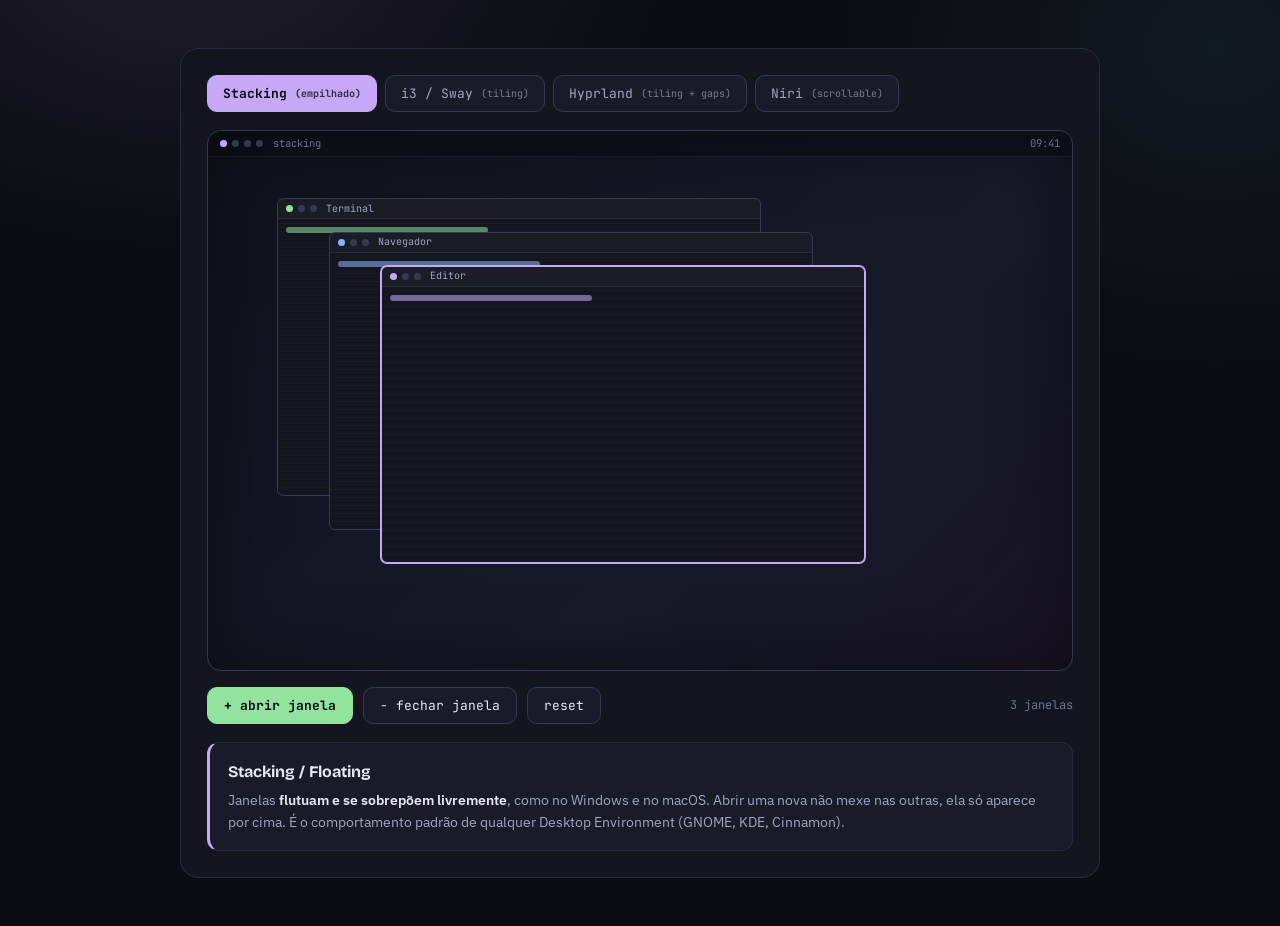
<file: wm-viz.html>
<!DOCTYPE html>
<html lang="pt-BR">
<head>
<meta charset="UTF-8">
<meta name="viewport" content="width=device-width, initial-scale=1.0">
<title>Atlas · PoC Visualizador de Window Managers</title>
<link href="https://fonts.googleapis.com/css2?family=Bricolage+Grotesque:wght@600;800&family=IBM+Plex+Sans:wght@400;500;600&family=JetBrains+Mono:wght@400;500;700&display=swap" rel="stylesheet">
<style>
  :root{
    --bg:#0b0c13;--surface:#14161f;--surface2:#191c28;--border:#272b3d;--border2:#343a52;
    --text:#e7e8f2;--muted:#a0a4c4;--faint:#6e7298;
    --amber:#f2b35c;--lav:#c6a8f6;--green:#92e3a0;--teal:#6dd3da;--pink:#f291bb;--blue:#8ab4f8;
    --mono:"JetBrains Mono",monospace;--sans:"IBM Plex Sans",system-ui,sans-serif;--disp:"Bricolage Grotesque",sans-serif;
  }
  *{box-sizing:border-box;margin:0;padding:0}
  body{background:var(--bg);color:var(--text);font-family:var(--sans);line-height:1.6;
    padding:clamp(16px,4vw,48px);
    background-image:radial-gradient(800px 500px at 15% -5%,rgba(198,168,246,.10),transparent 60%),radial-gradient(700px 600px at 95% 5%,rgba(109,211,218,.07),transparent 55%);}
  .wrap{max-width:920px;margin:0 auto}
  .eyebrow{font-family:var(--mono);font-size:12px;letter-spacing:.2em;text-transform:uppercase;color:var(--lav);margin-bottom:10px}
  h1{font-family:var(--disp);font-weight:800;font-size:clamp(28px,5vw,44px);letter-spacing:-.02em;line-height:1.02;margin-bottom:12px}
  .sub{color:var(--muted);max-width:64ch;margin-bottom:28px}
  .sub b{color:var(--text)}

  .panel{background:var(--surface);border:1px solid var(--border);border-radius:18px;padding:clamp(16px,3vw,26px)}

  .modes{display:flex;flex-wrap:wrap;gap:8px;margin-bottom:18px}
  .mode{font-family:var(--mono);font-size:13px;padding:9px 15px;border-radius:10px;border:1px solid var(--border2);
    background:var(--surface2);color:var(--muted);cursor:pointer;transition:.18s;display:flex;align-items:center;gap:8px}
  .mode:hover{color:var(--text);border-color:var(--lav)}
  .mode.active{color:#0b0c13;background:var(--lav);border-color:var(--lav);font-weight:700}
  .mode .tag{font-size:10px;opacity:.7}
  .mode.active .tag{opacity:.8}

  /* MONITOR */
  .monitor{position:relative;aspect-ratio:16/10;border-radius:14px;overflow:hidden;
    border:1px solid var(--border2);
    background:linear-gradient(135deg,#10131d,#161a28 60%,#1a1426);
    box-shadow:inset 0 0 80px rgba(0,0,0,.4)}
  .topbar-ui{position:absolute;top:0;left:0;right:0;height:26px;z-index:200;
    background:rgba(11,12,19,.55);backdrop-filter:blur(8px);border-bottom:1px solid rgba(255,255,255,.05);
    display:flex;align-items:center;gap:10px;padding:0 12px;font-family:var(--mono);font-size:10.5px;color:var(--faint)}
  .topbar-ui .ws{display:flex;gap:5px}
  .topbar-ui .ws i{width:7px;height:7px;border-radius:50%;background:var(--border2);display:block}
  .topbar-ui .ws i.on{background:var(--lav)}
  .topbar-ui .clock{margin-left:auto}

  .stage{position:absolute;top:26px;left:0;right:0;bottom:0;overflow:hidden}
  .layer{position:absolute;inset:0;transition:transform .5s cubic-bezier(.22,.61,.36,1)}

  .win{position:absolute;border-radius:6px;overflow:hidden;background:var(--surface);
    border:1px solid var(--border2);
    transition:left .5s cubic-bezier(.22,.61,.36,1),top .5s cubic-bezier(.22,.61,.36,1),
               width .5s cubic-bezier(.22,.61,.36,1),height .5s cubic-bezier(.22,.61,.36,1),
               border-radius .35s,box-shadow .35s,opacity .3s,transform .3s;
    display:flex;flex-direction:column}
  .win.focus{border-color:var(--wc);box-shadow:0 0 0 1px var(--wc)}
  .win .bar{height:20px;display:flex;align-items:center;gap:5px;padding:0 8px;background:rgba(255,255,255,.03);border-bottom:1px solid var(--border)}
  .win .bar i{width:7px;height:7px;border-radius:50%;background:var(--border2)}
  .win .bar i:first-child{background:var(--wc)}
  .win .label{font-family:var(--mono);font-size:10px;color:var(--muted);margin-left:4px;white-space:nowrap;overflow:hidden;text-overflow:ellipsis}
  .win .body{flex:1;background:
    repeating-linear-gradient(0deg,transparent,transparent 7px,rgba(255,255,255,.025) 7px,rgba(255,255,255,.025) 8px);
    position:relative}
  .win .body::before{content:"";position:absolute;top:8px;left:8px;width:42%;height:6px;border-radius:3px;background:var(--wc);opacity:.55}

  /* modo hyprland: cantos + glow */
  .stage.hypr .win{border-radius:12px}
  .stage.hypr .win.focus{box-shadow:0 0 0 1px var(--wc),0 8px 30px color-mix(in srgb,var(--wc) 35%,transparent)}
  /* modo niri: borda lateral indicando coluna */
  .stage.niri .win{border-radius:10px}
  .stage.niri .scrollhint{position:absolute;right:8px;bottom:8px;z-index:150;font-family:var(--mono);font-size:10px;
    color:var(--faint);background:rgba(11,12,19,.7);padding:4px 9px;border-radius:20px;border:1px solid var(--border2)}
  .edgefade{position:absolute;top:26px;right:0;bottom:0;width:46px;z-index:140;pointer-events:none;opacity:0;transition:.3s;
    background:linear-gradient(90deg,transparent,rgba(11,12,19,.6))}
  .monitor.overflow .edgefade{opacity:1}

  .controls{display:flex;flex-wrap:wrap;align-items:center;gap:10px;margin-top:16px}
  .btn{font-family:var(--mono);font-size:13px;padding:9px 16px;border-radius:10px;border:1px solid var(--border2);
    background:var(--surface2);color:var(--text);cursor:pointer;transition:.16s}
  .btn:hover{border-color:var(--lav);background:var(--surface)}
  .btn.primary{background:var(--green);color:#0b0c13;border-color:var(--green);font-weight:700}
  .btn.danger:hover{border-color:var(--pink)}
  .btn:disabled{opacity:.35;cursor:not-allowed}
  .count{font-family:var(--mono);font-size:12px;color:var(--faint);margin-left:auto}

  .explain{margin-top:18px;padding:16px 18px;border-radius:12px;border:1px solid var(--border);
    border-left:3px solid var(--lav);background:var(--surface2);font-size:14px;color:var(--muted)}
  .explain b{color:var(--text);font-weight:600}
  .explain .name{font-family:var(--disp);font-weight:700;color:var(--text);font-size:16px;display:block;margin-bottom:4px}
  .explain .twin{font-family:var(--mono);font-size:11px;color:var(--teal);margin-top:8px;display:block}

  .foot{margin-top:22px;font-family:var(--mono);font-size:12px;color:var(--faint);line-height:1.8}
</style>
</head>
<body>
<div class="wrap">
  <div class="panel">
    <div class="modes" id="modes">
      <button class="mode active" data-mode="stacking">Stacking <span class="tag">(empilhado)</span></button>
      <button class="mode" data-mode="i3">i3 / Sway <span class="tag">(tiling)</span></button>
      <button class="mode" data-mode="hypr">Hyprland <span class="tag">(tiling + gaps)</span></button>
      <button class="mode" data-mode="niri">Niri <span class="tag">(scrollable)</span></button>
    </div>

    <div class="monitor" id="monitor">
      <div class="topbar-ui">
        <span class="ws" aria-hidden="true"><i class="on"></i><i></i><i></i><i></i></span>
        <span id="mode-label">stacking</span>
        <span class="clock">09:41</span>
      </div>
      <div class="stage stacking" id="stage">
        <div class="layer" id="layer"></div>
      </div>
      <div class="edgefade"></div>
    </div>

    <div class="controls">
      <button class="btn primary" id="add">+ abrir janela</button>
      <button class="btn danger" id="remove">− fechar janela</button>
      <button class="btn" id="reset">reset</button>
      <span class="count" id="count">0 janelas</span>
    </div>

    <div class="explain" id="explain"></div>
  </div>
</div>

<script>
  const APPS = [
    {n:'Terminal',  c:'#92e3a0'},
    {n:'Navegador', c:'#8ab4f8'},
    {n:'Editor',    c:'#c6a8f6'},
    {n:'Arquivos',  c:'#f2b35c'},
    {n:'Música',    c:'#f291bb'},
    {n:'Notas',     c:'#6dd3da'},
    {n:'Chat',      c:'#f08b8b'},
  ];

  const COPY = {
    stacking: {
      name:'Stacking / Floating',
      html:'Janelas <b>flutuam e se sobrepõem livremente</b>, como no Windows e no macOS. Abrir uma nova não mexe nas outras, ela só aparece por cima. É o comportamento padrão de qualquer Desktop Environment (GNOME, KDE, Cinnamon).',
      twin:''
    },
    i3: {
      name:'i3 / Sway — tiling manual',
      html:'As janelas <b>se dividem para preencher a tela inteira</b>, sem sobreposição e sem desperdício de espaço. Cada janela nova reparte o espaço da janela em foco. Tudo é controlado por teclado. Visual seco e funcional: sem espaçamentos, sem cantos arredondados.',
      twin:'// Sway = o mesmo i3, só que em Wayland'
    },
    hypr: {
      name:'Hyprland — tiling dinâmico',
      html:'<b>Mesma lógica de divisão do i3</b>, mas com a assinatura visual do Hyprland: espaçamentos (gaps) entre as janelas, cantos arredondados, e brilho/sombra na janela em foco. Mesma produtividade do tiling, com a estética que domina o r/unixporn.',
      twin:'// repare: a arrumação é igual à do i3, o que muda é o acabamento'
    },
    niri: {
      name:'Niri — scrollable tiling',
      html:'Paradigma diferente: as janelas viram <b>colunas numa fita horizontal infinita</b>. Abrir uma janela nova <b>nunca redimensiona as outras</b>, ela só entra como mais uma coluna à direita, e a tela rola até ela. Ótimo pra fluxo sequencial e telas ultrawide.',
      twin:'// note como as janelas antigas mantêm o tamanho ao abrir novas'
    }
  };

  let mode = 'stacking';
  let wins = [];        // array de índices de APP
  let nextId = 0;

  const stage   = document.getElementById('stage');
  const layer   = document.getElementById('layer');
  const monitor = document.getElementById('monitor');
  const explain = document.getElementById('explain');
  const countEl = document.getElementById('count');
  const modeLbl = document.getElementById('mode-label');

  function dwindle(n){
    // divisão binária alternando orientação (layout "dwindle", padrão do Hyprland e comum no i3)
    const rects=[]; let x=0,y=0,w=100,h=100;
    for(let i=0;i<n;i++){
      if(i===n-1){ rects.push({x,y,w,h}); break; }
      if(i%2===0){ const half=w/2; rects.push({x,y,w:half,h}); x+=half; w-=half; }
      else        { const half=h/2; rects.push({x,y,w,h:half}); y+=half; h-=half; }
    }
    return rects;
  }

  function render(){
    countEl.textContent = wins.length + (wins.length===1?' janela':' janelas');
    stage.className = 'stage ' + mode;
    modeLbl.textContent = mode==='i3' ? 'i3 / sway' : mode==='hypr' ? 'hyprland' : mode;
    monitor.classList.remove('overflow');

    // remover hint antigo
    const oldHint = stage.querySelector('.scrollhint'); if(oldHint) oldHint.remove();

    // garante 1 .win por janela
    while(layer.children.length < wins.length){
      const el=document.createElement('div'); el.className='win';
      el.innerHTML='<div class="bar"><i></i><i></i><i></i><span class="label"></span></div><div class="body"></div>';
      layer.appendChild(el);
    }
    while(layer.children.length > wins.length){ layer.removeChild(layer.lastChild); }

    const stageW = stage.clientWidth || 600;
    let rects = [];
    if(mode==='i3' || mode==='hypr') rects = dwindle(wins.length);

    // niri: colunas de largura fixa numa fita rolável
    const colW = Math.min(260, stageW*0.5);
    const gap  = mode==='hypr' ? 2.4 : 0;       // em %
    const stripW = wins.length*colW;
    const overflow = stripW > stageW;
    if(mode==='niri'){
      layer.style.width = stripW+'px';
      layer.style.transform = overflow ? `translateX(${stageW-stripW}px)` : 'translateX(0)';
      if(overflow) monitor.classList.add('overflow');
    } else {
      layer.style.width=''; layer.style.transform='translateX(0)';
    }

    [...layer.children].forEach((el,i)=>{
      const app = APPS[wins[i]%APPS.length];
      el.style.setProperty('--wc', app.c);
      el.querySelector('.label').textContent = app.n;
      el.classList.toggle('focus', i===wins.length-1);

      if(mode==='stacking'){
        const off = i*6;
        el.style.left=(8+off)+'%'; el.style.top=(8+off*1.1)+'%';
        el.style.width='56%'; el.style.height='58%';
        el.style.zIndex = 10+i;
      }
      else if(mode==='niri'){
        el.style.zIndex=10;
        el.style.left=(i*colW+6)+'px'; el.style.top='3%';
        el.style.width=(colW-12)+'px'; el.style.height='94%';
      }
      else { // i3 / hypr
        const r=rects[i]||{x:0,y:0,w:100,h:100};
        el.style.zIndex=10;
        el.style.left=(r.x+gap)+'%'; el.style.top=(r.y+gap)+'%';
        el.style.width=(r.w-gap*2)+'%'; el.style.height=(r.h-gap*2)+'%';
      }
    });

    if(mode==='niri'){
      const hint=document.createElement('div'); hint.className='scrollhint'; hint.textContent='← rolável →';
      stage.appendChild(hint);
    }

    const c = COPY[mode];
    explain.innerHTML = `<span class="name">${c.name}</span>${c.html}${c.twin?`<span class="twin">${c.twin}</span>`:''}`;

    if (window.parent !== window) {
      requestAnimationFrame(() => {
        window.parent.postMessage({ atlasVizHeight: document.body.scrollHeight }, '*');
      });
    }
  }

  document.getElementById('add').onclick = ()=>{ wins.push(nextId++); if(wins.length>7) wins.shift(); render(); };
  document.getElementById('remove').onclick = ()=>{ wins.pop(); render(); };
  document.getElementById('reset').onclick = ()=>{ wins=[]; nextId=0; render(); };

  document.querySelectorAll('.mode').forEach(b=>{
    b.onclick = ()=>{
      document.querySelectorAll('.mode').forEach(x=>x.classList.remove('active'));
      b.classList.add('active'); mode=b.dataset.mode; render();
    };
  });

  window.addEventListener('resize', render);

  // estado inicial: 3 janelas pra já mostrar algo
  wins=[0,1,2]; nextId=3; render();
</script>
</body>
</html>
</file>
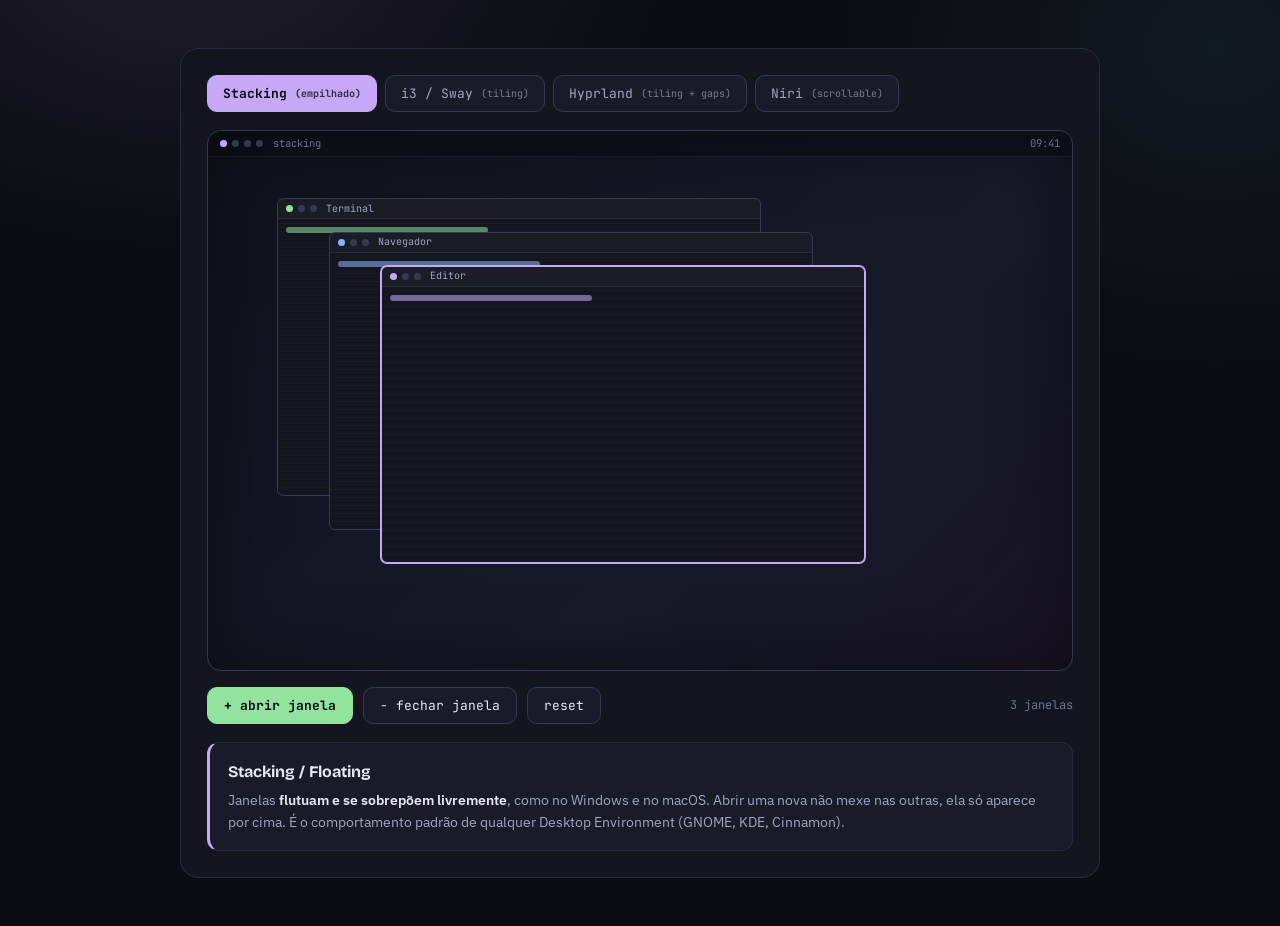
<file: wmviz.html>
<!DOCTYPE html>
<html lang="pt-BR">
<head>
<meta charset="UTF-8">
<meta name="viewport" content="width=device-width, initial-scale=1.0">
<title>Atlas · PoC Visualizador de Window Managers</title>
<link href="https://fonts.googleapis.com/css2?family=Bricolage+Grotesque:wght@600;800&family=IBM+Plex+Sans:wght@400;500;600&family=JetBrains+Mono:wght@400;500;700&display=swap" rel="stylesheet">
<style>
  :root{
    --bg:#0b0c13;--surface:#14161f;--surface2:#191c28;--border:#272b3d;--border2:#343a52;
    --text:#e7e8f2;--muted:#a0a4c4;--faint:#6e7298;
    --amber:#f2b35c;--lav:#c6a8f6;--green:#92e3a0;--teal:#6dd3da;--pink:#f291bb;--blue:#8ab4f8;
    --mono:"JetBrains Mono",monospace;--sans:"IBM Plex Sans",system-ui,sans-serif;--disp:"Bricolage Grotesque",sans-serif;
  }
  *{box-sizing:border-box;margin:0;padding:0}
  body{background:var(--bg);color:var(--text);font-family:var(--sans);line-height:1.6;
    padding:clamp(16px,4vw,48px);
    background-image:radial-gradient(800px 500px at 15% -5%,rgba(198,168,246,.10),transparent 60%),radial-gradient(700px 600px at 95% 5%,rgba(109,211,218,.07),transparent 55%);}
  .wrap{max-width:920px;margin:0 auto}
  .eyebrow{font-family:var(--mono);font-size:12px;letter-spacing:.2em;text-transform:uppercase;color:var(--lav);margin-bottom:10px}
  h1{font-family:var(--disp);font-weight:800;font-size:clamp(28px,5vw,44px);letter-spacing:-.02em;line-height:1.02;margin-bottom:12px}
  .sub{color:var(--muted);max-width:64ch;margin-bottom:28px}
  .sub b{color:var(--text)}

  .panel{background:var(--surface);border:1px solid var(--border);border-radius:18px;padding:clamp(16px,3vw,26px)}

  .modes{display:flex;flex-wrap:wrap;gap:8px;margin-bottom:18px}
  .mode{font-family:var(--mono);font-size:13px;padding:9px 15px;border-radius:10px;border:1px solid var(--border2);
    background:var(--surface2);color:var(--muted);cursor:pointer;transition:.18s;display:flex;align-items:center;gap:8px}
  .mode:hover{color:var(--text);border-color:var(--lav)}
  .mode.active{color:#0b0c13;background:var(--lav);border-color:var(--lav);font-weight:700}
  .mode .tag{font-size:10px;opacity:.7}
  .mode.active .tag{opacity:.8}

  /* MONITOR */
  .monitor{position:relative;aspect-ratio:16/10;border-radius:14px;overflow:hidden;
    border:1px solid var(--border2);
    background:linear-gradient(135deg,#10131d,#161a28 60%,#1a1426);
    box-shadow:inset 0 0 80px rgba(0,0,0,.4)}
  .topbar-ui{position:absolute;top:0;left:0;right:0;height:26px;z-index:200;
    background:rgba(11,12,19,.55);backdrop-filter:blur(8px);border-bottom:1px solid rgba(255,255,255,.05);
    display:flex;align-items:center;gap:10px;padding:0 12px;font-family:var(--mono);font-size:10.5px;color:var(--faint)}
  .topbar-ui .ws{display:flex;gap:5px}
  .topbar-ui .ws i{width:7px;height:7px;border-radius:50%;background:var(--border2);display:block}
  .topbar-ui .ws i.on{background:var(--lav)}
  .topbar-ui .clock{margin-left:auto}

  .stage{position:absolute;top:26px;left:0;right:0;bottom:0;overflow:hidden}
  .layer{position:absolute;inset:0;transition:transform .5s cubic-bezier(.22,.61,.36,1)}

  .win{position:absolute;border-radius:6px;overflow:hidden;background:var(--surface);
    border:1px solid var(--border2);
    transition:left .5s cubic-bezier(.22,.61,.36,1),top .5s cubic-bezier(.22,.61,.36,1),
               width .5s cubic-bezier(.22,.61,.36,1),height .5s cubic-bezier(.22,.61,.36,1),
               border-radius .35s,box-shadow .35s,opacity .3s,transform .3s;
    display:flex;flex-direction:column}
  .win.focus{border-color:var(--wc);box-shadow:0 0 0 1px var(--wc)}
  .win .bar{height:20px;display:flex;align-items:center;gap:5px;padding:0 8px;background:rgba(255,255,255,.03);border-bottom:1px solid var(--border)}
  .win .bar i{width:7px;height:7px;border-radius:50%;background:var(--border2)}
  .win .bar i:first-child{background:var(--wc)}
  .win .label{font-family:var(--mono);font-size:10px;color:var(--muted);margin-left:4px;white-space:nowrap;overflow:hidden;text-overflow:ellipsis}
  .win .body{flex:1;background:
    repeating-linear-gradient(0deg,transparent,transparent 7px,rgba(255,255,255,.025) 7px,rgba(255,255,255,.025) 8px);
    position:relative}
  .win .body::before{content:"";position:absolute;top:8px;left:8px;width:42%;height:6px;border-radius:3px;background:var(--wc);opacity:.55}

  /* modo hyprland: cantos + glow */
  .stage.hypr .win{border-radius:12px}
  .stage.hypr .win.focus{box-shadow:0 0 0 1px var(--wc),0 8px 30px color-mix(in srgb,var(--wc) 35%,transparent)}
  /* modo niri: borda lateral indicando coluna */
  .stage.niri .win{border-radius:10px}
  .stage.niri .scrollhint{position:absolute;right:8px;bottom:8px;z-index:150;font-family:var(--mono);font-size:10px;
    color:var(--faint);background:rgba(11,12,19,.7);padding:4px 9px;border-radius:20px;border:1px solid var(--border2)}
  .edgefade{position:absolute;top:26px;right:0;bottom:0;width:46px;z-index:140;pointer-events:none;opacity:0;transition:.3s;
    background:linear-gradient(90deg,transparent,rgba(11,12,19,.6))}
  .monitor.overflow .edgefade{opacity:1}

  .controls{display:flex;flex-wrap:wrap;align-items:center;gap:10px;margin-top:16px}
  .btn{font-family:var(--mono);font-size:13px;padding:9px 16px;border-radius:10px;border:1px solid var(--border2);
    background:var(--surface2);color:var(--text);cursor:pointer;transition:.16s}
  .btn:hover{border-color:var(--lav);background:var(--surface)}
  .btn.primary{background:var(--green);color:#0b0c13;border-color:var(--green);font-weight:700}
  .btn.danger:hover{border-color:var(--pink)}
  .btn:disabled{opacity:.35;cursor:not-allowed}
  .count{font-family:var(--mono);font-size:12px;color:var(--faint);margin-left:auto}

  .explain{margin-top:18px;padding:16px 18px;border-radius:12px;border:1px solid var(--border);
    border-left:3px solid var(--lav);background:var(--surface2);font-size:14px;color:var(--muted)}
  .explain b{color:var(--text);font-weight:600}
  .explain .name{font-family:var(--disp);font-weight:700;color:var(--text);font-size:16px;display:block;margin-bottom:4px}
  .explain .twin{font-family:var(--mono);font-size:11px;color:var(--teal);margin-top:8px;display:block}

  .foot{margin-top:22px;font-family:var(--mono);font-size:12px;color:var(--faint);line-height:1.8}
</style>
</head>
<body>
<div class="wrap">
  <div class="panel">
    <div class="modes" id="modes">
      <button class="mode active" data-mode="stacking">Stacking <span class="tag">(empilhado)</span></button>
      <button class="mode" data-mode="i3">i3 / Sway <span class="tag">(tiling)</span></button>
      <button class="mode" data-mode="hypr">Hyprland <span class="tag">(tiling + gaps)</span></button>
      <button class="mode" data-mode="niri">Niri <span class="tag">(scrollable)</span></button>
    </div>

    <div class="monitor" id="monitor">
      <div class="topbar-ui">
        <span class="ws" aria-hidden="true"><i class="on"></i><i></i><i></i><i></i></span>
        <span id="mode-label">stacking</span>
        <span class="clock">09:41</span>
      </div>
      <div class="stage stacking" id="stage">
        <div class="layer" id="layer"></div>
      </div>
      <div class="edgefade"></div>
    </div>

    <div class="controls">
      <button class="btn primary" id="add">+ abrir janela</button>
      <button class="btn danger" id="remove">− fechar janela</button>
      <button class="btn" id="reset">reset</button>
      <span class="count" id="count">0 janelas</span>
    </div>

    <div class="explain" id="explain"></div>
  </div>
</div>

<script>
  const APPS = [
    {n:'Terminal',  c:'#92e3a0'},
    {n:'Navegador', c:'#8ab4f8'},
    {n:'Editor',    c:'#c6a8f6'},
    {n:'Arquivos',  c:'#f2b35c'},
    {n:'Música',    c:'#f291bb'},
    {n:'Notas',     c:'#6dd3da'},
    {n:'Chat',      c:'#f08b8b'},
  ];

  const COPY = {
    stacking: {
      name:'Stacking / Floating',
      html:'Janelas <b>flutuam e se sobrepõem livremente</b>, como no Windows e no macOS. Abrir uma nova não mexe nas outras, ela só aparece por cima. É o comportamento padrão de qualquer Desktop Environment (GNOME, KDE, Cinnamon).',
      twin:''
    },
    i3: {
      name:'i3 / Sway — tiling manual',
      html:'As janelas <b>se dividem para preencher a tela inteira</b>, sem sobreposição e sem desperdício de espaço. Cada janela nova reparte o espaço da janela em foco. Tudo é controlado por teclado. Visual seco e funcional: sem espaçamentos, sem cantos arredondados.',
      twin:'// Sway = o mesmo i3, só que em Wayland'
    },
    hypr: {
      name:'Hyprland — tiling dinâmico',
      html:'<b>Mesma lógica de divisão do i3</b>, mas com a assinatura visual do Hyprland: espaçamentos (gaps) entre as janelas, cantos arredondados, e brilho/sombra na janela em foco. Mesma produtividade do tiling, com a estética que domina o r/unixporn.',
      twin:'// repare: a arrumação é igual à do i3, o que muda é o acabamento'
    },
    niri: {
      name:'Niri — scrollable tiling',
      html:'Paradigma diferente: as janelas viram <b>colunas numa fita horizontal infinita</b>. Abrir uma janela nova <b>nunca redimensiona as outras</b>, ela só entra como mais uma coluna à direita, e a tela rola até ela. Ótimo pra fluxo sequencial e telas ultrawide.',
      twin:'// note como as janelas antigas mantêm o tamanho ao abrir novas'
    }
  };

  let mode = 'stacking';
  let wins = [];        // array de índices de APP
  let nextId = 0;

  const stage   = document.getElementById('stage');
  const layer   = document.getElementById('layer');
  const monitor = document.getElementById('monitor');
  const explain = document.getElementById('explain');
  const countEl = document.getElementById('count');
  const modeLbl = document.getElementById('mode-label');

  function dwindle(n){
    // divisão binária alternando orientação (layout "dwindle", padrão do Hyprland e comum no i3)
    const rects=[]; let x=0,y=0,w=100,h=100;
    for(let i=0;i<n;i++){
      if(i===n-1){ rects.push({x,y,w,h}); break; }
      if(i%2===0){ const half=w/2; rects.push({x,y,w:half,h}); x+=half; w-=half; }
      else        { const half=h/2; rects.push({x,y,w,h:half}); y+=half; h-=half; }
    }
    return rects;
  }

  function render(){
    countEl.textContent = wins.length + (wins.length===1?' janela':' janelas');
    stage.className = 'stage ' + mode;
    modeLbl.textContent = mode==='i3' ? 'i3 / sway' : mode==='hypr' ? 'hyprland' : mode;
    monitor.classList.remove('overflow');

    // remover hint antigo
    const oldHint = stage.querySelector('.scrollhint'); if(oldHint) oldHint.remove();

    // garante 1 .win por janela
    while(layer.children.length < wins.length){
      const el=document.createElement('div'); el.className='win';
      el.innerHTML='<div class="bar"><i></i><i></i><i></i><span class="label"></span></div><div class="body"></div>';
      layer.appendChild(el);
    }
    while(layer.children.length > wins.length){ layer.removeChild(layer.lastChild); }

    const stageW = stage.clientWidth || 600;
    let rects = [];
    if(mode==='i3' || mode==='hypr') rects = dwindle(wins.length);

    // niri: colunas de largura fixa numa fita rolável
    const colW = Math.min(260, stageW*0.5);
    const gap  = mode==='hypr' ? 2.4 : 0;       // em %
    const stripW = wins.length*colW;
    const overflow = stripW > stageW;
    if(mode==='niri'){
      layer.style.width = stripW+'px';
      layer.style.transform = overflow ? `translateX(${stageW-stripW}px)` : 'translateX(0)';
      if(overflow) monitor.classList.add('overflow');
    } else {
      layer.style.width=''; layer.style.transform='translateX(0)';
    }

    [...layer.children].forEach((el,i)=>{
      const app = APPS[wins[i]%APPS.length];
      el.style.setProperty('--wc', app.c);
      el.querySelector('.label').textContent = app.n;
      el.classList.toggle('focus', i===wins.length-1);

      if(mode==='stacking'){
        const off = i*6;
        el.style.left=(8+off)+'%'; el.style.top=(8+off*1.1)+'%';
        el.style.width='56%'; el.style.height='58%';
        el.style.zIndex = 10+i;
      }
      else if(mode==='niri'){
        el.style.zIndex=10;
        el.style.left=(i*colW+6)+'px'; el.style.top='3%';
        el.style.width=(colW-12)+'px'; el.style.height='94%';
      }
      else { // i3 / hypr
        const r=rects[i]||{x:0,y:0,w:100,h:100};
        el.style.zIndex=10;
        el.style.left=(r.x+gap)+'%'; el.style.top=(r.y+gap)+'%';
        el.style.width=(r.w-gap*2)+'%'; el.style.height=(r.h-gap*2)+'%';
      }
    });

    if(mode==='niri'){
      const hint=document.createElement('div'); hint.className='scrollhint'; hint.textContent='← rolável →';
      stage.appendChild(hint);
    }

    const c = COPY[mode];
    explain.innerHTML = `<span class="name">${c.name}</span>${c.html}${c.twin?`<span class="twin">${c.twin}</span>`:''}`;
  }

  document.getElementById('add').onclick = ()=>{ wins.push(nextId++); if(wins.length>7) wins.shift(); render(); };
  document.getElementById('remove').onclick = ()=>{ wins.pop(); render(); };
  document.getElementById('reset').onclick = ()=>{ wins=[]; nextId=0; render(); };

  document.querySelectorAll('.mode').forEach(b=>{
    b.onclick = ()=>{
      document.querySelectorAll('.mode').forEach(x=>x.classList.remove('active'));
      b.classList.add('active'); mode=b.dataset.mode; render();
    };
  });

  window.addEventListener('resize', render);

  // estado inicial: 3 janelas pra já mostrar algo
  wins=[0,1,2]; nextId=3; render();
</script>
</body>
</html>
</file>
<file: css/base.css>
/* ============================================================
   Atlas Linux — Design System (base)
   Tokens, layout e componentes originais do guia.
   NÃO alterar: preserva o design system existente intacto.
   ============================================================ */

  :root{
    --bg:#0b0c13;
    --bg2:#0f1119;
    --surface:#14161f;
    --surface2:#191c28;
    --surface3:#1f2331;
    --border:#272b3d;
    --border2:#343a52;
    --text:#e7e8f2;
    --muted:#a0a4c4;
    --faint:#6e7298;

    --amber:#f2b35c;
    --lav:#c6a8f6;
    --green:#92e3a0;
    --teal:#6dd3da;
    --pink:#f291bb;
    --red:#f08b8b;
    --blue:#8ab4f8;

    /* família */
    --fam-debian:#6dd3da;
    --fam-arch:#c6a8f6;
    --fam-fedora:#8ab4f8;
    --fam-suse:#92e3a0;
    --fam-indep:#f2b35c;
    --fam-sec:#f291bb;
    --fam-beyond:#9aa0c8;

    --mono:"JetBrains Mono",ui-monospace,monospace;
    --sans:"IBM Plex Sans",system-ui,sans-serif;
    --disp:"Bricolage Grotesque",var(--sans);
  }

  *{box-sizing:border-box;margin:0;padding:0}
  html{scroll-behavior:smooth;scroll-padding-top:88px}
  body{
    background:var(--bg);
    color:var(--text);
    font-family:var(--sans);
    font-size:16px;
    line-height:1.65;
    -webkit-font-smoothing:antialiased;
    overflow-x:hidden;
  }

  /* fundo atmosférico */
  .bg-fx{position:fixed;inset:0;z-index:-2;pointer-events:none;
    background:
      radial-gradient(900px 600px at 12% -5%, rgba(198,168,246,.10), transparent 60%),
      radial-gradient(800px 700px at 95% 8%, rgba(109,211,218,.08), transparent 55%),
      radial-gradient(1000px 900px at 80% 100%, rgba(242,179,92,.06), transparent 60%),
      var(--bg);
  }
  .bg-grid{position:fixed;inset:0;z-index:-1;pointer-events:none;opacity:.35;
    background-image:linear-gradient(rgba(255,255,255,.022) 1px,transparent 1px),
      linear-gradient(90deg,rgba(255,255,255,.022) 1px,transparent 1px);
    background-size:42px 42px;
    mask-image:radial-gradient(circle at 50% 30%,#000 0%,transparent 80%);
  }
  .bg-grain{position:fixed;inset:0;z-index:-1;pointer-events:none;opacity:.04;
    background-image:url("data:image/svg+xml,%3Csvg xmlns='http://www.w3.org/2000/svg' width='120' height='120'%3E%3Cfilter id='n'%3E%3CfeTurbulence type='fractalNoise' baseFrequency='0.9' numOctaves='2'/%3E%3C/filter%3E%3Crect width='100%25' height='100%25' filter='url(%23n)'/%3E%3C/svg%3E");}

  ::selection{background:rgba(198,168,246,.32);color:#fff}
  ::-webkit-scrollbar{width:11px;height:11px}
  ::-webkit-scrollbar-track{background:var(--bg2)}
  ::-webkit-scrollbar-thumb{background:var(--border2);border-radius:20px;border:3px solid var(--bg2)}
  ::-webkit-scrollbar-thumb:hover{background:#454c6e}

  /* TOPBAR */
  .topbar{position:sticky;top:0;z-index:50;
    background:rgba(11,12,19,.78);backdrop-filter:blur(14px);
    border-bottom:1px solid var(--border);
    display:flex;align-items:center;gap:14px;
    padding:13px clamp(16px,4vw,40px);}
  .topbar .dot{width:11px;height:11px;border-radius:50%;background:var(--red);box-shadow:18px 0 var(--amber),36px 0 var(--green)}
  .topbar .prompt{font-family:var(--mono);font-size:13px;color:var(--muted);margin-left:30px;white-space:nowrap;overflow:hidden;text-overflow:ellipsis}
  .topbar .prompt b{color:var(--green);font-weight:500}
  .topbar .prompt .c{color:var(--lav)}
  .topbar .cur{display:inline-block;width:8px;height:15px;background:var(--amber);vertical-align:-2px;margin-left:3px;animation:blink 1.1s steps(1) infinite}
  @keyframes blink{50%{opacity:0}}

  /* LAYOUT */
  .wrap{max-width:1320px;margin:0 auto;padding:0 clamp(16px,4vw,40px);}
  .layout{display:grid;grid-template-columns:260px 1fr;gap:48px;align-items:start;}
  @media(max-width:1000px){.layout{grid-template-columns:1fr}}

  /* NAV */
  nav.toc{position:sticky;top:80px;max-height:calc(100vh - 100px);overflow-y:auto;
    padding:8px 4px 40px 0;font-family:var(--mono);font-size:12.5px;}
  @media(max-width:1000px){nav.toc{position:static;max-height:none;
    border:1px solid var(--border);border-radius:14px;background:var(--surface);
    padding:18px 20px;margin:24px 0;}}
  nav.toc .grp{color:var(--faint);text-transform:uppercase;letter-spacing:.14em;font-size:10.5px;margin:20px 0 8px;}
  nav.toc .grp:first-child{margin-top:4px}
  nav.toc a{display:block;color:var(--muted);text-decoration:none;padding:4px 10px;border-radius:7px;border-left:2px solid transparent;transition:.16s;}
  nav.toc a:hover{color:var(--text);background:var(--surface2)}
  nav.toc a.active{color:var(--text);border-left-color:var(--lav);background:linear-gradient(90deg,rgba(198,168,246,.12),transparent)}

  /* HERO */
  header.hero{padding:clamp(48px,9vw,104px) 0 clamp(36px,6vw,64px);position:relative}
  .eyebrow{font-family:var(--mono);font-size:12.5px;letter-spacing:.2em;text-transform:uppercase;color:var(--lav);margin-bottom:22px;display:flex;align-items:center;gap:12px}
  .eyebrow::before{content:"";width:34px;height:1px;background:var(--lav);opacity:.6}
  h1.title{font-family:var(--disp);font-weight:800;line-height:.96;letter-spacing:-.02em;
    font-size:clamp(46px,9.5vw,108px);margin-bottom:6px;}
  h1.title .grad{background:linear-gradient(110deg,var(--lav),var(--teal) 45%,var(--amber));-webkit-background-clip:text;background-clip:text;color:transparent}
  .subtitle{font-family:var(--disp);font-weight:500;font-size:clamp(18px,2.6vw,26px);color:var(--muted);max-width:62ch;margin-top:18px;line-height:1.4}
  .lede{max-width:64ch;margin-top:26px;color:var(--muted);font-size:16.5px}
  .lede b{color:var(--text);font-weight:600}
  .meta-row{display:flex;flex-wrap:wrap;gap:10px;margin-top:34px}
  .chip{font-family:var(--mono);font-size:11.5px;padding:6px 13px;border-radius:30px;border:1px solid var(--border2);color:var(--muted);background:var(--surface)}
  .chip b{color:var(--amber);font-weight:500}

  /* SECTION */
  section{padding:clamp(40px,7vw,80px) 0;border-top:1px solid var(--border);scroll-margin-top:80px}
  .sec-head{margin-bottom:38px}
  .sec-idx{font-family:var(--mono);font-size:12.5px;letter-spacing:.18em;text-transform:uppercase;color:var(--faint);margin-bottom:14px}
  .sec-idx span{color:var(--lav)}
  h2.sec-title{font-family:var(--disp);font-weight:700;letter-spacing:-.015em;line-height:1.02;
    font-size:clamp(30px,5vw,52px);}
  .sec-intro{max-width:70ch;margin-top:18px;color:var(--muted);font-size:16.5px}
  .sec-intro b{color:var(--text);font-weight:600}
  h3.subhead{font-family:var(--disp);font-weight:700;font-size:clamp(20px,2.6vw,27px);margin:46px 0 16px;letter-spacing:-.01em;display:flex;align-items:center;gap:12px}
  h3.subhead .mk{font-family:var(--mono);font-size:13px;color:var(--lav);font-weight:400}

  /* CONCEITOS */
  .concepts{display:grid;grid-template-columns:repeat(auto-fill,minmax(270px,1fr));gap:16px;margin-top:8px}
  .concepts.c7{grid-template-columns:repeat(auto-fill,minmax(210px,1fr))}
  .ccard{background:var(--surface);border:1px solid var(--border);border-radius:16px;padding:24px;position:relative;overflow:hidden;transition:.2s}
  .ccard:hover{border-color:var(--border2);transform:translateY(-3px)}
  .ccard .ic{width:38px;height:38px;color:var(--lav);margin-bottom:16px}
  .ccard h4{font-family:var(--disp);font-weight:700;font-size:19px;margin-bottom:4px}
  .ccard .term{font-family:var(--mono);font-size:11px;color:var(--faint);text-transform:lowercase;margin-bottom:12px}
  .ccard p{font-size:14.5px;color:var(--muted)}
  .ccard p b{color:var(--text);font-weight:600}
  .ccard .ana{margin-top:13px;font-size:13px;color:var(--faint);border-top:1px dashed var(--border2);padding-top:11px}
  .ccard .ana b{color:var(--teal);font-weight:500}

  /* CALLOUT */
  .callout{border:1px solid var(--border2);border-left:3px solid var(--amber);background:linear-gradient(100deg,rgba(242,179,92,.07),var(--surface) 60%);border-radius:14px;padding:20px 24px;margin:26px 0;font-size:15px;color:var(--muted)}
  .callout.lav{border-left-color:var(--lav);background:linear-gradient(100deg,rgba(198,168,246,.08),var(--surface) 60%)}
  .callout.green{border-left-color:var(--green);background:linear-gradient(100deg,rgba(146,227,160,.08),var(--surface) 60%)}
  .callout .tag{font-family:var(--mono);font-size:11px;text-transform:uppercase;letter-spacing:.14em;color:var(--amber);display:block;margin-bottom:7px}
  .callout.lav .tag{color:var(--lav)} .callout.green .tag{color:var(--green)}
  .callout b{color:var(--text);font-weight:600}

  /* FAMILY TREE */
  .tree{display:grid;grid-template-columns:repeat(auto-fit,minmax(200px,1fr));gap:16px;margin-top:10px}
  .branch{background:var(--surface);border:1px solid var(--border);border-radius:16px;padding:20px;border-top:3px solid var(--c)}
  .branch .root{font-family:var(--disp);font-weight:700;font-size:18px;color:var(--c);margin-bottom:4px}
  .branch .rootsub{font-family:var(--mono);font-size:11px;color:var(--faint);margin-bottom:14px}
  .branch ul{list-style:none}
  .branch li{font-family:var(--mono);font-size:13px;color:var(--muted);padding:4px 0 4px 16px;position:relative}
  .branch li::before{content:"›";position:absolute;left:0;color:var(--c);opacity:.7}
  .branch li b{color:var(--text);font-weight:500}

  /* DISTRO CARD */
  .distro{background:var(--surface);border:1px solid var(--border);border-radius:18px;
    padding:clamp(22px,3vw,34px);margin:20px 0;position:relative;overflow:hidden;
    border-left:4px solid var(--c,var(--border2));transition:.2s}
  .distro:hover{border-color:var(--border2);border-left-color:var(--c,var(--lav))}
  .distro .glow{position:absolute;top:-60px;right:-40px;width:220px;height:220px;border-radius:50%;
    background:radial-gradient(circle,color-mix(in srgb,var(--c,#888) 22%,transparent),transparent 70%);pointer-events:none}
  .d-head{display:flex;flex-wrap:wrap;align-items:baseline;gap:14px;margin-bottom:4px;position:relative}
  .d-name{font-family:var(--disp);font-weight:800;font-size:clamp(24px,3.4vw,34px);letter-spacing:-.01em;line-height:1}
  .d-tag{font-family:var(--mono);font-size:11px;color:var(--faint)}
  .badges{display:flex;flex-wrap:wrap;gap:7px;margin:14px 0 18px}
  .badge{font-family:var(--mono);font-size:10.5px;padding:4px 10px;border-radius:6px;letter-spacing:.04em;
    border:1px solid var(--border2);color:var(--muted);background:var(--surface2)}
  .badge.fam{color:var(--c);border-color:color-mix(in srgb,var(--c) 40%,var(--border2));background:color-mix(in srgb,var(--c) 10%,transparent)}
  .badge.rolling{color:var(--teal)} .badge.fixo{color:var(--amber)} .badge.atomic{color:var(--green)}
  .d-desc{font-size:15.5px;color:var(--text);max-width:74ch}
  .d-desc b{font-weight:600}
  .d-desc .hl{color:var(--c,var(--lav));font-weight:600}

  .ficha{display:grid;grid-template-columns:repeat(auto-fit,minmax(280px,1fr));gap:0 30px;margin-top:22px;
    border-top:1px solid var(--border);padding-top:18px}
  .frow{display:grid;grid-template-columns:118px 1fr;gap:12px;padding:7px 0;border-bottom:1px solid rgba(255,255,255,.04);align-items:start}
  .frow .k{font-family:var(--mono);font-size:11px;color:var(--faint);text-transform:uppercase;letter-spacing:.06em;padding-top:2px}
  .frow .v{font-size:14px;color:var(--muted)}
  .frow .v b{color:var(--text);font-weight:600}
  .frow.wide{grid-column:1/-1}

  .diff{display:inline-flex;gap:3px;align-items:center;vertical-align:middle}
  .diff i{width:16px;height:7px;border-radius:2px;background:var(--border2);display:inline-block}
  .diff i.on{background:var(--lav)}
  .diff .lbl{font-family:var(--mono);font-size:11px;color:var(--muted);margin-left:8px}

  /* WM cards */
  .wmgrid{display:grid;grid-template-columns:repeat(auto-fill,minmax(300px,1fr));gap:16px}
  .wm{background:var(--surface);border:1px solid var(--border);border-radius:16px;padding:24px;transition:.2s}
  .wm:hover{border-color:var(--border2);transform:translateY(-3px)}
  .wm .top{display:flex;align-items:center;justify-content:space-between;gap:10px;margin-bottom:6px}
  .wm h4{font-family:var(--disp);font-weight:700;font-size:21px}
  .wm .pill{font-family:var(--mono);font-size:10px;padding:3px 8px;border-radius:5px;border:1px solid var(--border2)}
  .wm .pill.way{color:var(--teal);border-color:color-mix(in srgb,var(--teal) 35%,var(--border2))}
  .wm .pill.x11{color:var(--amber);border-color:color-mix(in srgb,var(--amber) 35%,var(--border2))}
  .wm .cfg{font-family:var(--mono);font-size:11px;color:var(--faint);margin-bottom:13px}
  .wm p{font-size:14px;color:var(--muted)}
  .wm p b{color:var(--text);font-weight:600}
  .wmviz{display:flex;gap:4px;height:42px;margin:14px 0}
  .wmviz span{background:color-mix(in srgb,var(--lav) 22%,var(--surface3));border:1px solid var(--border2);border-radius:4px}

  table.cmp{width:100%;border-collapse:collapse;margin-top:16px;font-size:13.5px;display:block;overflow-x:auto}
  table.cmp th,table.cmp td{text-align:left;padding:11px 14px;border-bottom:1px solid var(--border)}
  table.cmp th{font-family:var(--mono);font-size:11px;text-transform:uppercase;letter-spacing:.06em;color:var(--faint);font-weight:400}
  table.cmp td{color:var(--muted)} table.cmp td b{color:var(--text);font-weight:600}
  table.cmp tr:hover td{background:var(--surface2)}

  /* layout empilhado (diretórios + colinha de terminal) */
  .duo-grid{display:grid;grid-template-columns:1fr;gap:28px;margin-top:18px}
  .duo-col{min-width:0}                 /* evita overflow das tabelas */
  .duo-grid .cmp code{word-break:break-word}

  /* GF GUIDE */
  .guide{background:linear-gradient(135deg,rgba(146,227,160,.06),rgba(198,168,246,.05));
    border:1px solid var(--border2);border-radius:20px;padding:clamp(24px,4vw,40px);margin-top:8px}
  .flow{display:grid;gap:14px;margin-top:24px}
  .step{display:grid;grid-template-columns:auto 1fr;gap:18px;align-items:start}
  .step .q{font-family:var(--mono);font-size:12px;color:var(--green);border:1px solid color-mix(in srgb,var(--green) 35%,var(--border2));border-radius:8px;padding:8px 12px;white-space:nowrap;background:var(--surface)}
  .step .a{font-size:15px;color:var(--muted)}
  .step .a b{color:var(--text);font-weight:600}
  .step .a .pick{color:var(--green);font-weight:600}
  .verdict{margin-top:26px;padding-top:22px;border-top:1px solid var(--border2);font-size:16px;color:var(--text)}
  .verdict b{color:var(--green)}

  footer{border-top:1px solid var(--border);padding:50px 0 80px;color:var(--faint);font-family:var(--mono);font-size:13px}
  footer b{color:var(--muted);font-weight:500}
  footer .big{font-family:var(--disp);font-size:22px;color:var(--text);font-weight:700;margin-bottom:12px;letter-spacing:-.01em}

  .reveal{opacity:0;transform:translateY(18px);transition:opacity .6s,transform .6s}
  .reveal.in{opacity:1;transform:none}

  a.inline{color:var(--teal);text-decoration:none;border-bottom:1px solid color-mix(in srgb,var(--teal) 40%,transparent)}
  a.inline:hover{color:var(--text)}
  em{color:var(--lav);font-style:normal;font-weight:500}
  code{font-family:var(--mono);font-size:.86em;color:var(--teal);background:rgba(255,255,255,.045);padding:1px 6px;border-radius:5px}
  .pers{border:1px solid color-mix(in srgb,var(--amber) 42%,var(--border2));border-left:3px solid var(--amber);background:linear-gradient(100deg,rgba(242,179,92,.10),var(--surface2) 60%);border-radius:12px;padding:15px 20px;margin:16px 0 4px;font-size:14px;color:var(--muted)}
  .pers .tag{font-family:var(--mono);font-size:10.5px;text-transform:uppercase;letter-spacing:.14em;color:var(--amber);display:block;margin-bottom:6px}
  .pers b{color:var(--text);font-weight:600}
</file>
<file: css/interactive.css>
/* ============================================================
   Atlas Linux — Camada interativa
   Estilos NOVOS para toolbar, filtros, busca, cards colapsáveis
   e quiz. Reaproveita 100% dos tokens de base.css (cores, fontes,
   raios) para manter o design system existente intacto.
   ============================================================ */

/* ---------- CARDS COLAPSÁVEIS ---------- */
.d-toggle{
  margin-left:auto;display:inline-flex;align-items:center;gap:7px;
  font-family:var(--mono);font-size:11px;cursor:pointer;
  padding:6px 11px;border-radius:8px;color:var(--muted);
  border:1px solid var(--border2);background:var(--surface2);transition:.16s;
}
.d-toggle:hover{color:var(--text);border-color:var(--c,var(--lav))}
.d-toggle .chev{width:13px;height:13px;transition:transform .22s ease}
.distro.collapsed .d-toggle .chev{transform:rotate(-90deg)}

/* o miolo que recolhe — animação suave de altura */
.d-body{overflow:hidden;transition:max-height .32s ease,opacity .22s ease,margin .22s ease}
.distro.collapsed .d-body{opacity:0;margin:0}

/* ---------- QUIZ ---------- */
.quiz{
  background:linear-gradient(135deg,rgba(146,227,160,.06),rgba(198,168,246,.05));
  border:1px solid var(--border2);border-radius:20px;
  padding:clamp(24px,4vw,40px);margin-top:8px;
}
.quiz-progress{display:flex;gap:6px;margin-bottom:24px}
.quiz-progress i{flex:1;height:4px;border-radius:3px;background:var(--surface3);transition:.25s}
.quiz-progress i.done{background:var(--lav)}
.quiz-progress i.current{background:color-mix(in srgb,var(--lav) 60%,var(--teal))}

.quiz-step{animation:qfade .35s ease}
@keyframes qfade{from{opacity:0;transform:translateY(10px)}to{opacity:1;transform:none}}
.quiz-kicker{font-family:var(--mono);font-size:12px;letter-spacing:.14em;text-transform:uppercase;color:var(--faint);margin-bottom:10px}
.quiz-kicker span{color:var(--lav)}
.quiz-q{font-family:var(--disp);font-weight:700;font-size:clamp(21px,3vw,30px);letter-spacing:-.01em;margin-bottom:22px}
.quiz-opts{display:grid;grid-template-columns:repeat(auto-fit,minmax(220px,1fr));gap:12px}
.quiz-opt{
  text-align:left;cursor:pointer;font-family:var(--sans);
  background:var(--surface);border:1px solid var(--border);border-radius:14px;
  padding:18px 20px;color:var(--text);transition:.18s;
}
.quiz-opt:hover{border-color:var(--lav);transform:translateY(-2px);background:var(--surface2)}
.quiz-opt .ot{font-family:var(--disp);font-weight:700;font-size:17px;display:flex;align-items:center;gap:10px}
.quiz-opt .oe{font-size:20px}
.quiz-opt .od{font-size:13.5px;color:var(--muted);margin-top:6px;line-height:1.5}

.quiz-nav{display:flex;align-items:center;gap:14px;margin-top:24px}
.quiz-back{
  font-family:var(--mono);font-size:12.5px;cursor:pointer;color:var(--muted);
  background:none;border:1px solid var(--border2);border-radius:9px;padding:8px 14px;transition:.16s;
}
.quiz-back:hover{color:var(--text);border-color:var(--lav)}
.quiz-back[disabled]{opacity:.4;cursor:not-allowed}

/* resultado */
.quiz-result{animation:qfade .4s ease}
.qr-eyebrow{font-family:var(--mono);font-size:12px;letter-spacing:.16em;text-transform:uppercase;color:var(--green);margin-bottom:14px}
.qr-card{
  background:var(--surface);border:1px solid var(--border2);border-radius:18px;
  padding:clamp(22px,3vw,32px);position:relative;overflow:hidden;
  border-left:4px solid var(--c,var(--lav));
}
.qr-card .glow{position:absolute;top:-60px;right:-40px;width:220px;height:220px;border-radius:50%;
  background:radial-gradient(circle,color-mix(in srgb,var(--c,#888) 24%,transparent),transparent 70%);pointer-events:none}
.qr-name{font-family:var(--disp);font-weight:800;font-size:clamp(28px,4.5vw,42px);letter-spacing:-.01em;line-height:1}
.qr-why{font-size:15.5px;color:var(--text);max-width:70ch;margin-top:14px}
.qr-why b{font-weight:600}
.qr-tags{display:flex;flex-wrap:wrap;gap:7px;margin-top:16px}
.qr-tag{font-family:var(--mono);font-size:10.5px;padding:4px 10px;border-radius:6px;
  color:var(--c,var(--muted));border:1px solid color-mix(in srgb,var(--c,var(--muted)) 40%,var(--border2));
  background:color-mix(in srgb,var(--c,var(--muted)) 10%,transparent)}
.qr-actions{display:flex;flex-wrap:wrap;gap:12px;margin-top:24px}
.qr-link{
  font-family:var(--mono);font-size:13px;text-decoration:none;cursor:pointer;
  padding:10px 18px;border-radius:10px;color:var(--bg);font-weight:600;
  background:var(--c,var(--lav));border:1px solid transparent;transition:.16s;
}
.qr-link:hover{filter:brightness(1.08)}
.qr-restart{
  font-family:var(--mono);font-size:13px;cursor:pointer;
  padding:10px 18px;border-radius:10px;color:var(--muted);
  background:var(--surface2);border:1px solid var(--border2);transition:.16s;
}
.qr-restart:hover{color:var(--text);border-color:var(--lav)}
.qr-runner{margin-top:22px;padding-top:18px;border-top:1px solid var(--border);font-size:14px;color:var(--muted)}
.qr-runner b{color:var(--text);font-weight:600}
.qr-runner a{color:var(--teal);text-decoration:none;border-bottom:1px solid color-mix(in srgb,var(--teal) 40%,transparent)}

/* ---------- SELETOR DE IDIOMA ---------- */
.lang-switch {
  margin-left: auto;
  display: flex;
  gap: 6px;
  font-family: var(--mono);
  font-size: 12px;
}
.lang-switch a {
  color: var(--faint);
  text-decoration: none;
  padding: 2px 6px;
  border-radius: 4px;
  transition: .16s;
}
.lang-switch a:hover { color: var(--text); }
.lang-switch a.active {
  color: var(--lav);
  background: rgba(198,168,246,.12);
}
</file>
